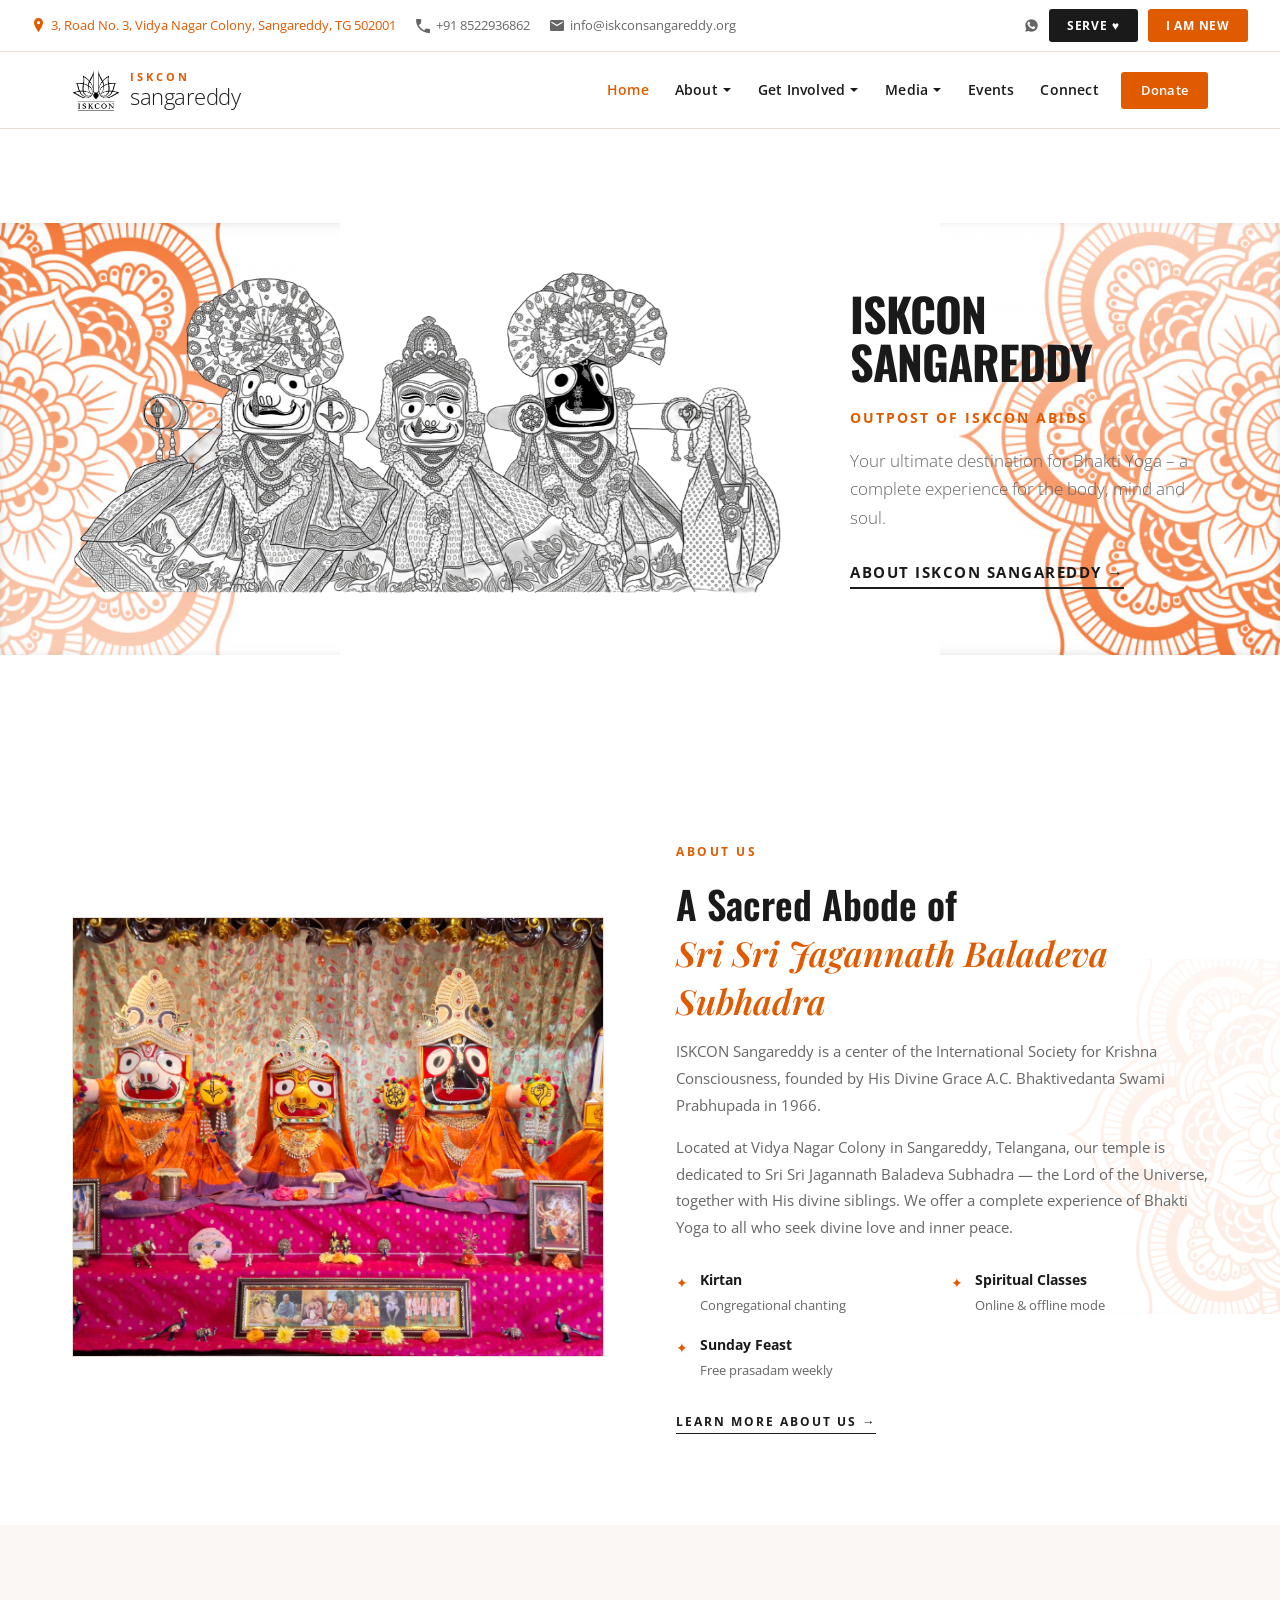
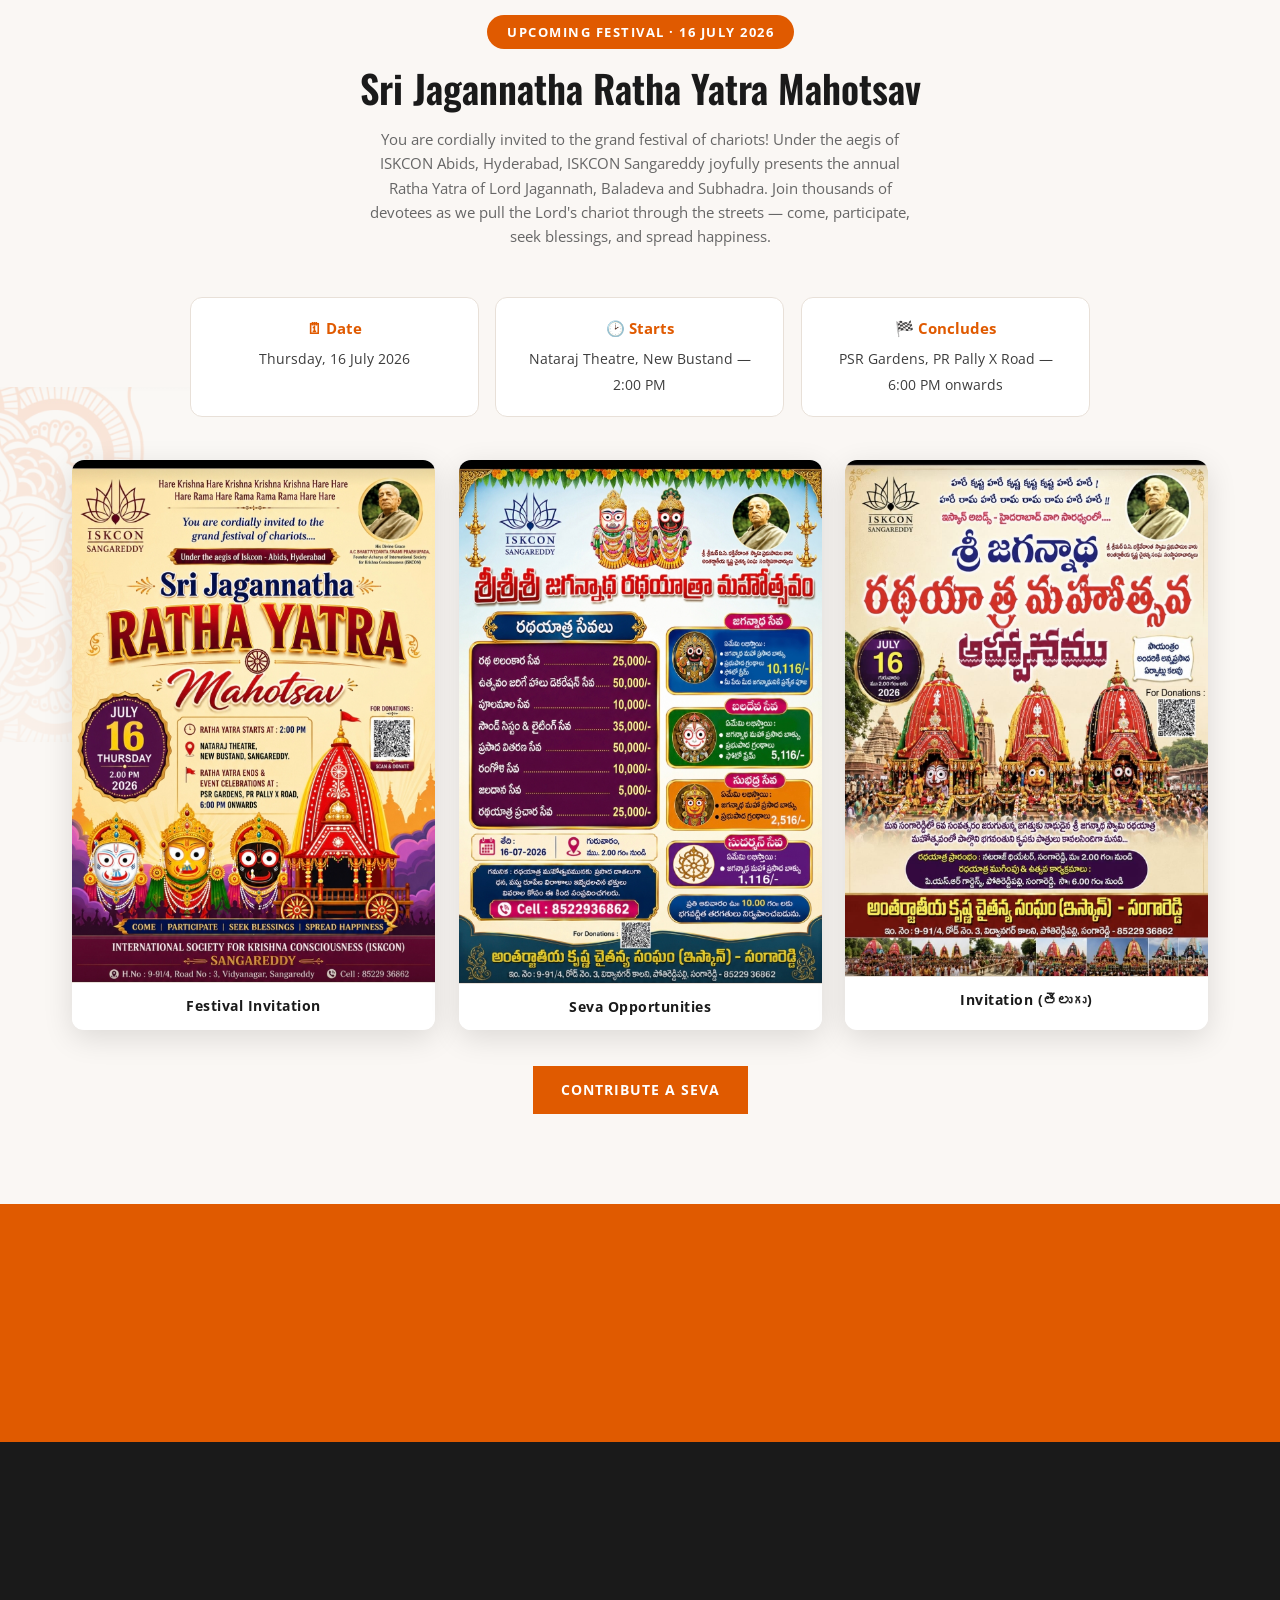
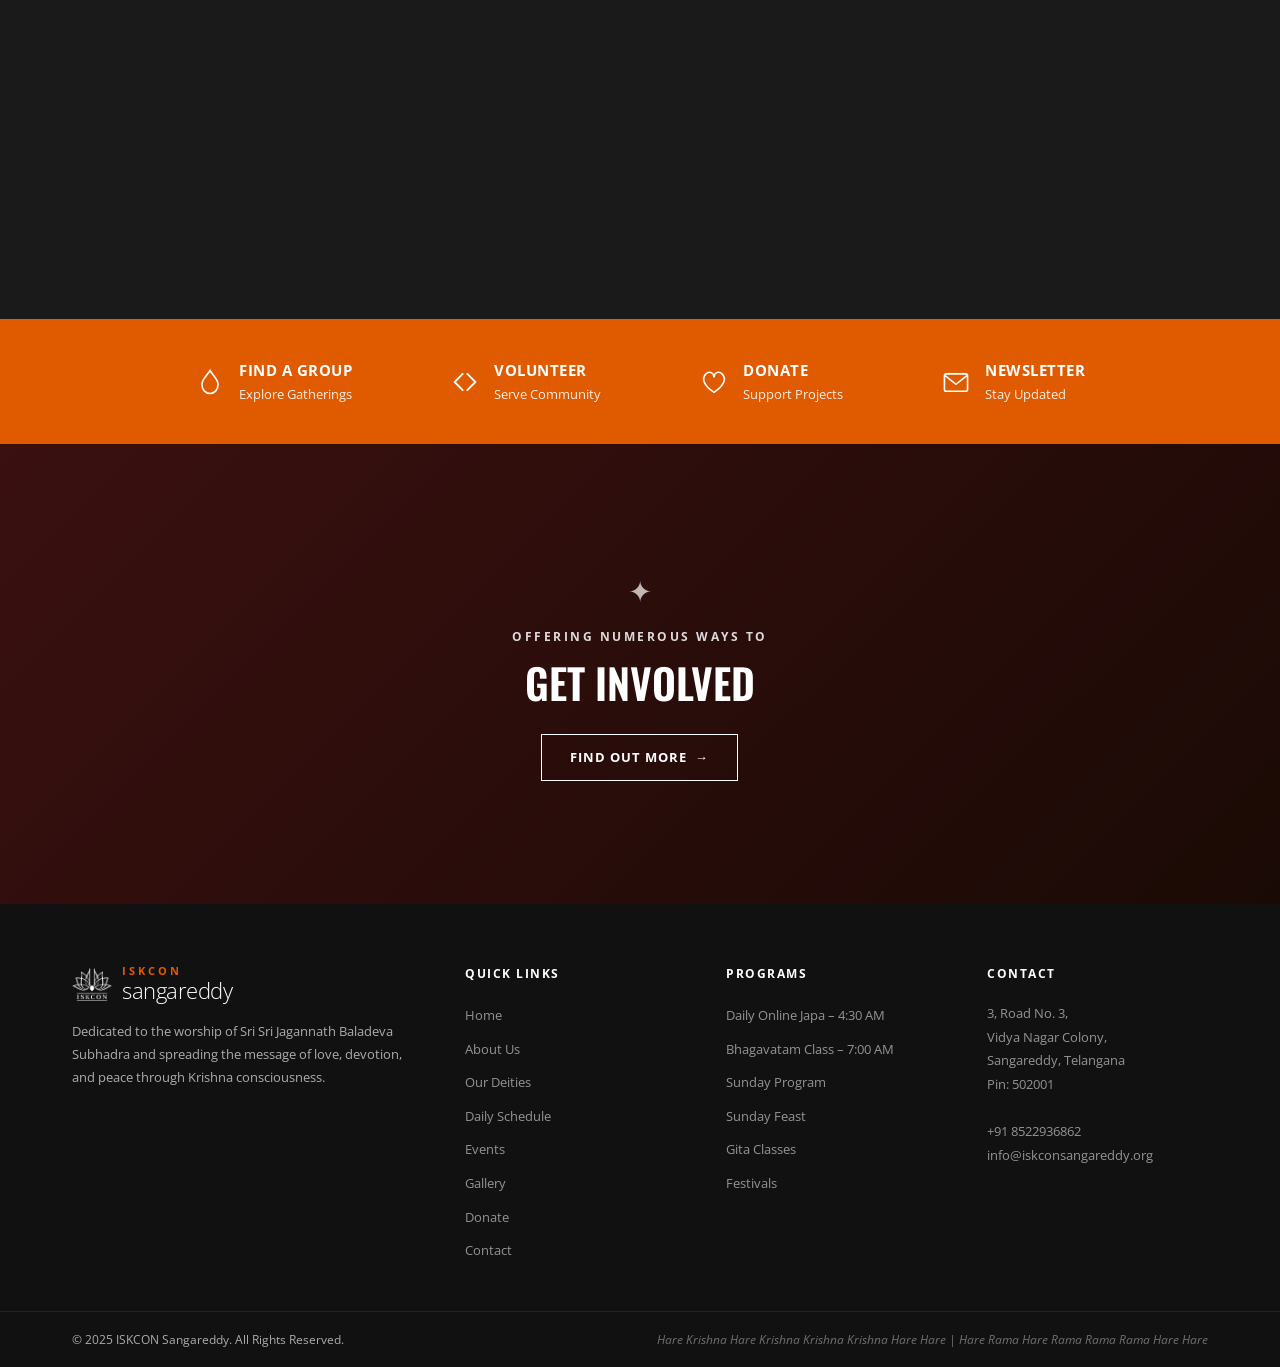
<file: index.html>
<!DOCTYPE html>
<html lang="en">
<head>
  <meta charset="UTF-8" />
  <meta name="viewport" content="width=device-width, initial-scale=1.0" />
  <title>ISKCON Sangareddy – Sri Sri Jagannath Baladeva Subhadra Temple</title>
  <meta name="description" content="ISKCON Sangareddy – Sri Sri Jagannath Baladeva Subhadra Temple. Your destination for Bhakti Yoga in Sangareddy, Telangana." />
  <link rel="canonical" href="https://www.iskconsangareddy.com/" />
  <!-- Open Graph -->
  <meta property="og:type" content="website" />
  <meta property="og:url" content="https://www.iskconsangareddy.com/" />
  <meta property="og:title" content="ISKCON Sangareddy – Sri Sri Jagannath Baladeva Subhadra Temple" />
  <meta property="og:description" content="ISKCON Sangareddy – Sri Sri Jagannath Baladeva Subhadra Temple. Your destination for Bhakti Yoga in Sangareddy, Telangana." />
  <meta property="og:image" content="https://www.iskconsangareddy.com/images/iskcon_logo.png" />
  <!-- Twitter Card -->
  <meta name="twitter:card" content="summary_large_image" />
  <meta name="twitter:title" content="ISKCON Sangareddy – Sri Sri Jagannath Baladeva Subhadra Temple" />
  <meta name="twitter:description" content="ISKCON Sangareddy – Sri Sri Jagannath Baladeva Subhadra Temple. Your destination for Bhakti Yoga in Sangareddy, Telangana." />
  <meta name="twitter:image" content="https://www.iskconsangareddy.com/images/iskcon_logo.png" />
  <!-- Structured Data: Local Business -->
  <script type="application/ld+json">
  {
    "@context": "https://schema.org",
    "@type": "HinduTemple",
    "name": "ISKCON Sangareddy",
    "alternateName": "Sri Sri Jagannath Baladeva Subhadra Temple",
    "url": "https://www.iskconsangareddy.com",
    "logo": "https://www.iskconsangareddy.com/images/iskcon_logo.png",
    "description": "ISKCON temple in Sangareddy, Telangana offering Bhakti Yoga, daily programs, Sunday Feast and festivals.",
    "telephone": "+918522936862",
    "email": "info@iskconsangareddy.org",
    "address": {
      "@type": "PostalAddress",
      "streetAddress": "3, Road No. 3, Vidya Nagar Colony",
      "addressLocality": "Sangareddy",
      "addressRegion": "Telangana",
      "postalCode": "502001",
      "addressCountry": "IN"
    },
    "geo": {
      "@type": "GeoCoordinates",
      "latitude": 17.6244,
      "longitude": 77.9853
    },
    "openingHours": "Mo-Su 04:30-21:00",
    "sameAs": []
  }
  </script>
  <link rel="icon" type="image/x-icon" href="/favicon.ico" />
  <link rel="icon" type="image/png" sizes="32x32" href="/images/favicon-32x32.png" />
  <link rel="icon" type="image/png" sizes="16x16" href="/images/favicon-16x16.png" />
  <link rel="apple-touch-icon" sizes="180x180" href="/images/apple-touch-icon.png" />
  <link rel="preconnect" href="https://fonts.googleapis.com" />
  <link href="https://fonts.googleapis.com/css2?family=Oswald:wght@600;700&family=Open+Sans:wght@300;400;600;700&family=Playfair+Display:ital,wght@0,700;1,400&display=swap" rel="stylesheet" />
  <link rel="stylesheet" href="css/style.css" />
</head>
<body>

<!-- TOP BAR -->
<div class="topbar">
  <div class="topbar-left">
    <a href="https://maps.app.goo.gl/ef7NH7n49uiAGoAy7" target="_blank" class="topbar-item" style="color:var(--orange);"><svg width="13" height="16" viewBox="0 0 13 16" fill="none"><path d="M6.5 0C4.015 0 2 2.015 2 4.5c0 3.375 4.5 9.5 4.5 9.5S11 7.875 11 4.5C11 2.015 8.985 0 6.5 0zm0 6.125a1.625 1.625 0 1 1 0-3.25 1.625 1.625 0 0 1 0 3.25z" fill="currentColor"/></svg> 3, Road No. 3, Vidya Nagar Colony, Sangareddy, TG 502001</a>
    <span class="topbar-item"><svg width="14" height="14" viewBox="0 0 14 14" fill="none"><path d="M2.8 6.067c1.167 2.3 3.033 4.156 5.333 5.333l1.779-1.778c.222-.222.544-.289.822-.178 0.9.311 1.867.478 2.866.478.489 0 .9.4.9.889V13.1c0 .489-.411.9-.9.9C5.922 14 0 8.078 0 .9 0 .411.4 0 .9 0H4.4c.489 0 .9.4.9.889 0 1-.167 1.966-.478 2.866-.1.278-.033.6.178.823L2.8 6.067z" fill="currentColor"/></svg> +91 8522936862</span>
    <span class="topbar-item"><svg width="14" height="11" viewBox="0 0 14 11" fill="none"><path d="M12.6 0H1.4C.63 0 0 .618 0 1.375v8.25C0 10.382.63 11 1.4 11h11.2c.77 0 1.4-.618 1.4-1.375v-8.25C14 .618 13.37 0 12.6 0zm0 2.75L7 6.188 1.4 2.75V1.375L7 4.813l5.6-3.438V2.75z" fill="currentColor"/></svg> info@iskconsangareddy.org</span>
  </div>
  <div class="topbar-right">
    <a href="https://chat.whatsapp.com/ERGHLRXxZioFd6qzyzdz4h" target="_blank" class="topbar-social" aria-label="WhatsApp"><svg width="15" height="15" viewBox="0 0 24 24" fill="currentColor"><path d="M12.04 2C6.58 2 2.13 6.45 2.13 11.91c0 1.75.46 3.45 1.32 4.95L2 22l5.25-1.38a9.87 9.87 0 0 0 4.79 1.22h.01c5.46 0 9.9-4.45 9.9-9.91 0-2.65-1.03-5.14-2.9-7.01A9.82 9.82 0 0 0 12.04 2zm5.8 14.16c-.25.7-1.44 1.33-1.99 1.36-.51.05-1.15.24-3.72-.78-3.14-1.24-5.15-4.42-5.31-4.63-.15-.2-1.27-1.69-1.27-3.22s.8-2.29 1.09-2.6c.28-.31.61-.39.82-.39.2 0 .41 0 .59.01.19.01.44-.07.69.53.25.6.85 2.07.92 2.22.08.15.13.32.02.53-.1.2-.16.32-.31.5-.15.17-.32.39-.46.52-.15.15-.31.31-.13.62.18.3.79 1.31 1.7 2.12 1.17 1.04 2.16 1.36 2.46 1.51.3.15.48.13.66-.08.18-.2.76-.89.96-1.19.2-.3.41-.25.69-.15.28.1 1.77.83 2.07.98.3.15.5.22.57.35.08.13.08.74-.17 1.44z"/></svg></a>
    <a href="get-involved.html#volunteer" class="topbar-btn btn-serve">SERVE <span>♥</span></a>
    <a href="about.html" class="topbar-btn btn-new">I AM NEW</a>
  </div>
</div>

<!-- NAVBAR -->
<header class="site-header">
  <div class="container">
    <nav class="navbar">
      <a href="index.html" class="logo">
        <div class="logo-lotus">
          <img src="images/iskcon_logo.png" alt="ISKCON Sangareddy logo" />
        </div>
        <div class="logo-text">
          <span class="logo-iskcon">ISKCON</span>
          <span class="logo-location">sangareddy</span>
        </div>
      </a>
      <button class="hamburger" aria-label="Menu"><span></span><span></span><span></span></button>
      <ul class="nav-links">
        <li><a href="index.html" class="active">Home</a></li>
        <li class="has-dropdown">
          <a href="about.html">About <svg width="10" height="6" viewBox="0 0 10 6" fill="currentColor"><path d="M1 1l4 4 4-4"/></svg></a>
          <ul class="dropdown">
            <li><a href="about.html">About ISKCON</a></li>
            <li><a href="about.html#prabhupada">Srila Prabhupada</a></li>
            <li><a href="about.html#deities">Our Deities</a></li>
          </ul>
        </li>
        <li class="has-dropdown">
          <a href="get-involved.html">Get Involved <svg width="10" height="6" viewBox="0 0 10 6" fill="currentColor"><path d="M1 1l4 4 4-4"/></svg></a>
          <ul class="dropdown">
            <li><a href="get-involved.html#schedule">Sunday Schedule</a></li>
            <li><a href="get-involved.html#gatherings">Weekly Gatherings</a></li>
            <li><a href="get-involved.html#host-program">Host a Program</a></li>
            <li><a href="get-involved.html#volunteer">Volunteer</a></li>
          </ul>
        </li>
        <li class="has-dropdown">
          <a href="media.html">Media <svg width="10" height="6" viewBox="0 0 10 6" fill="currentColor"><path d="M1 1l4 4 4-4"/></svg></a>
          <ul class="dropdown">
            <li><a href="media.html">Photo Gallery</a></li>
          </ul>
        </li>
        <li><a href="events.html">Events</a></li>
        <li><a href="connect.html">Connect</a></li>
        <li><a href="donate.html" class="nav-donate">Donate</a></li>
      </ul>
    </nav>
  </div>
</header>

<!-- HERO -->
<section class="hero" id="home">
  <div class="mandala mandala-left"></div>
  <div class="mandala mandala-right"></div>

  <div class="hero-inner container">
    <!-- Deity Illustration -->
    <div class="hero-image">
      <img src="images/JBS_BYCS_trans.png" alt="Sri Sri Jagannath Baladeva Subhadra" class="deity-photo" />
    </div>

    <div class="hero-text">
      <h1 class="hero-title">ISKCON<br/>SANGAREDDY</h1>
      <p class="hero-tagline">Outpost of ISKCON ABIDS</p>
      <p class="hero-subtitle">Your ultimate destination for Bhakti Yoga – a complete experience for the body, mind and soul.</p>
      <a href="about.html" class="hero-link">ABOUT ISKCON SANGAREDDY <span>→</span></a>
    </div>
  </div>
</section>


<!-- ABOUT TEASER -->
<section class="section about deco-section" id="about">
  <div class="deco-mandala deco-right"></div>
  <div class="container">
    <div class="two-col">
      <div class="col-img">
        <div class="img-placeholder" style="height:440px;">
          <img class="photo-ph" src="images/temple.jpg" alt="Temple photo" />
        </div>
      </div>
      <div class="col-text">
        <div class="section-tag">About Us</div>
        <h2 class="section-title">A Sacred Abode of<br/><em>Sri Sri Jagannath Baladeva Subhadra</em></h2>
        <p>ISKCON Sangareddy is a center of the International Society for Krishna Consciousness, founded by His Divine Grace A.C. Bhaktivedanta Swami Prabhupada in 1966.</p>
        <p>Located at Vidya Nagar Colony in Sangareddy, Telangana, our temple is dedicated to Sri Sri Jagannath Baladeva Subhadra — the Lord of the Universe, together with His divine siblings. We offer a complete experience of Bhakti Yoga to all who seek divine love and inner peace.</p>
        <div class="features-row">
          <div class="feat"><span class="feat-icon">✦</span><div><strong>Kirtan</strong><p>Congregational chanting</p></div></div>
          <div class="feat"><span class="feat-icon">✦</span><div><strong>Spiritual Classes</strong><p>Online &amp; offline mode</p></div></div>
          <div class="feat"><span class="feat-icon">✦</span><div><strong>Sunday Feast</strong><p>Free prasadam weekly</p></div></div>
        </div>
        <a href="about.html" class="text-link">LEARN MORE ABOUT US →</a>
      </div>
    </div>
  </div>
</section>

<!-- RATHA YATRA FESTIVAL -->
<section class="section ratha-section deco-section" id="ratha-yatra">
  <div class="deco-mandala deco-left"></div>
  <div class="container">
    <div class="ratha-badge">Upcoming Festival · 16 July 2026</div>
    <h2 class="section-title center">Sri Jagannatha Ratha Yatra Mahotsav</h2>
    <p class="section-sub center">You are cordially invited to the grand festival of chariots! Under the aegis of ISKCON Abids, Hyderabad, ISKCON Sangareddy joyfully presents the annual Ratha Yatra of Lord Jagannath, Baladeva and Subhadra. Join thousands of devotees as we pull the Lord's chariot through the streets — come, participate, seek blessings, and spread happiness.</p>

    <div class="ratha-details">
      <div class="ratha-detail"><strong>🗓 Date</strong><span>Thursday, 16 July 2026</span></div>
      <div class="ratha-detail"><strong>🕑 Starts</strong><span>Nataraj Theatre, New Bustand — 2:00 PM</span></div>
      <div class="ratha-detail"><strong>🏁 Concludes</strong><span>PSR Gardens, PR Pally X Road — 6:00 PM onwards</span></div>
    </div>

    <div class="poster-grid">
      <a href="images/JRY_SRD_ENG_2026.jpg" target="_blank" class="poster-item">
        <img src="images/JRY_SRD_ENG_2026.jpg" alt="Ratha Yatra Mahotsav – Invitation (English)" />
        <span class="poster-caption">Festival Invitation</span>
      </a>
      <a href="images/JRY_SRD_SEVA_2026.jpg" target="_blank" class="poster-item">
        <img src="images/JRY_SRD_SEVA_2026.jpg" alt="Ratha Yatra Mahotsav – Seva Opportunities" />
        <span class="poster-caption">Seva Opportunities</span>
      </a>
      <a href="images/JRY_SRD_TEL_2026.jpg" target="_blank" class="poster-item">
        <img src="images/JRY_SRD_TEL_2026.jpg" alt="Ratha Yatra Mahotsav – Invitation (Telugu)" />
        <span class="poster-caption">Invitation (తెలుగు)</span>
      </a>
    </div>

    <div style="text-align:center; margin-top:36px;">
      <a href="donate.html" class="btn-primary-solid">CONTRIBUTE A SEVA</a>
    </div>
  </div>
</section>

<!-- WEEKLY GATHERINGS -->
<section class="gatherings-section">
  <div class="gatherings-head">
    <div class="section-tag center" style="color:rgba(255,255,255,0.85);">Come Together For</div>
    <h2 class="section-title center" style="color:#fff;">WEEKLY GATHERINGS</h2>
  </div>
  <div class="container">
    <div class="gather-grid">
      <div class="gather-card">
        <div class="gather-img">
          <img class="photo-ph" src="images/japa.jpg" alt="Meditation &amp; Japa" />
          <div class="gather-mark">✦</div>
        </div>
        <div class="gather-body">
          <h3>MEDITATION &amp; JAPA</h3>
          <p>Peaceful guided japa meditation in the early morning hours and ecstatic group kirtan into the evening. We welcome you to bring your friends and family!</p>
          <a href="get-involved.html#schedule" class="join-link">JOIN US <span>→</span></a>
        </div>
      </div>
      <div class="gather-card">
        <div class="gather-img">
          <img class="photo-ph" src="images/class.jpg" alt="Gita Classes" />
          <div class="gather-mark">✦</div>
        </div>
        <div class="gather-body">
          <h3>SPIRITUAL CLASSES</h3>
          <p>Spiritual discourses followed by an ecstatic kirtan and vegetarian feast, as well as classes on spiritual topics based on the ancient text, Bhagavad Gita As It Is.</p>
          <a href="events.html" class="join-link">JOIN US <span>→</span></a>
        </div>
      </div>
      <div class="gather-card">
        <div class="gather-img">
          <img class="photo-ph" src="images/kids-school.jpg" alt="Youth &amp; Kids" />
          <div class="gather-mark">✦</div>
        </div>
        <div class="gather-body">
          <h3>YOUTH &amp; KIDS</h3>
          <p>A warm community for youth to come together and share from the heart, build genuine connections, develop good habits and most importantly have fun.</p>
          <a href="events.html" class="join-link">JOIN US <span>→</span></a>
        </div>
      </div>
    </div>
  </div>
</section>

<!-- GET INVOLVED BANNER -->
<section class="involved-banner">
  <div class="involved-icons">
    <a href="get-involved.html" class="inv-icon-item">
      <svg width="30" height="30" viewBox="0 0 26 26" fill="none"><path d="M13 3 C10 8 6 11 6 15 C6 19.5 9 23 13 23 C17 23 20 19.5 20 15 C20 11 16 8 13 3Z" stroke="#fff" stroke-width="1.4"/></svg>
      <div><strong>FIND A GROUP</strong><span>Explore Gatherings</span></div>
    </a>
    <a href="get-involved.html#volunteer" class="inv-icon-item">
      <svg width="30" height="30" viewBox="0 0 26 26" fill="none"><path d="M4 13 L11 6 M4 13 L11 20 M22 13 L15 6 M22 13 L15 20" stroke="#fff" stroke-width="1.6" stroke-linecap="round"/></svg>
      <div><strong>VOLUNTEER</strong><span>Serve Community</span></div>
    </a>
    <a href="donate.html" class="inv-icon-item">
      <svg width="30" height="30" viewBox="0 0 26 26" fill="none"><path d="M13 22 C4 16 2 10 6 6 C9 3 13 5 13 9 C13 5 17 3 20 6 C24 10 22 16 13 22Z" stroke="#fff" stroke-width="1.4"/></svg>
      <div><strong>DONATE</strong><span>Support Projects</span></div>
    </a>
    <a href="connect.html" class="inv-icon-item">
      <svg width="30" height="30" viewBox="0 0 26 26" fill="none"><rect x="3" y="6" width="20" height="15" rx="1.5" stroke="#fff" stroke-width="1.4"/><path d="M3 7 L13 15 L23 7" stroke="#fff" stroke-width="1.4"/></svg>
      <div><strong>NEWSLETTER</strong><span>Stay Updated</span></div>
    </a>
  </div>
  <div class="involved-photo">
    <div class="involved-overlay">
      <div class="lotus-mark">✦</div>
      <div class="section-tag center" style="color:rgba(255,255,255,0.85);">Offering Numerous Ways To</div>
      <h2 class="section-title center" style="color:#fff;">GET INVOLVED</h2>
      <a href="get-involved.html" class="btn-outline-white">FIND OUT MORE <span>→</span></a>
    </div>
  </div>
</section>

<!-- FOOTER -->
<footer>
  <div class="footer-top">
    <div class="container footer-grid">
      <div class="footer-brand">
        <div class="logo" style="margin-bottom:14px;">
          <div class="logo-lotus" style="width:40px; height:40px; filter: brightness(0) invert(1);">
            <img src="images/iskcon_logo.png" alt="ISKCON Sangareddy logo" />
          </div>
          <div class="logo-text"><span class="logo-iskcon">ISKCON</span><span class="logo-location">sangareddy</span></div>
        </div>
        <p>Dedicated to the worship of Sri Sri Jagannath Baladeva Subhadra and spreading the message of love, devotion, and peace through Krishna consciousness.</p>
      </div>
      <div class="footer-col"><h4>Quick Links</h4><ul><li><a href="index.html">Home</a></li><li><a href="about.html">About Us</a></li><li><a href="about.html#deities">Our Deities</a></li><li><a href="get-involved.html#schedule">Daily Schedule</a></li><li><a href="events.html">Events</a></li><li><a href="media.html">Gallery</a></li><li><a href="donate.html">Donate</a></li><li><a href="connect.html">Contact</a></li></ul></div>
      <div class="footer-col"><h4>Programs</h4><ul><li><a href="get-involved.html#schedule">Daily Online Japa – 4:30 AM</a></li><li><a href="get-involved.html#schedule">Bhagavatam Class – 7:00 AM</a></li><li><a href="get-involved.html#schedule">Sunday Program</a></li><li><a href="events.html">Sunday Feast</a></li><li><a href="events.html">Gita Classes</a></li><li><a href="events.html">Festivals</a></li></ul></div>
      <div class="footer-col"><h4>Contact</h4><address>3, Road No. 3,<br/>Vidya Nagar Colony,<br/>Sangareddy, Telangana<br/>Pin: 502001<br/><br/>+91 8522936862<br/>info@iskconsangareddy.org</address></div>
    </div>
  </div>
  <div class="footer-bottom">
    <div class="container footer-bottom-row">
      <p>© 2025 ISKCON Sangareddy. All Rights Reserved.</p>
      <p class="maha-mantra">Hare Krishna Hare Krishna Krishna Krishna Hare Hare | Hare Rama Hare Rama Rama Rama Hare Hare</p>
    </div>
  </div>
</footer>

<button class="back-top" id="backTop">↑</button>

<script src="js/main.js"></script>
</body>
</html>
</file>
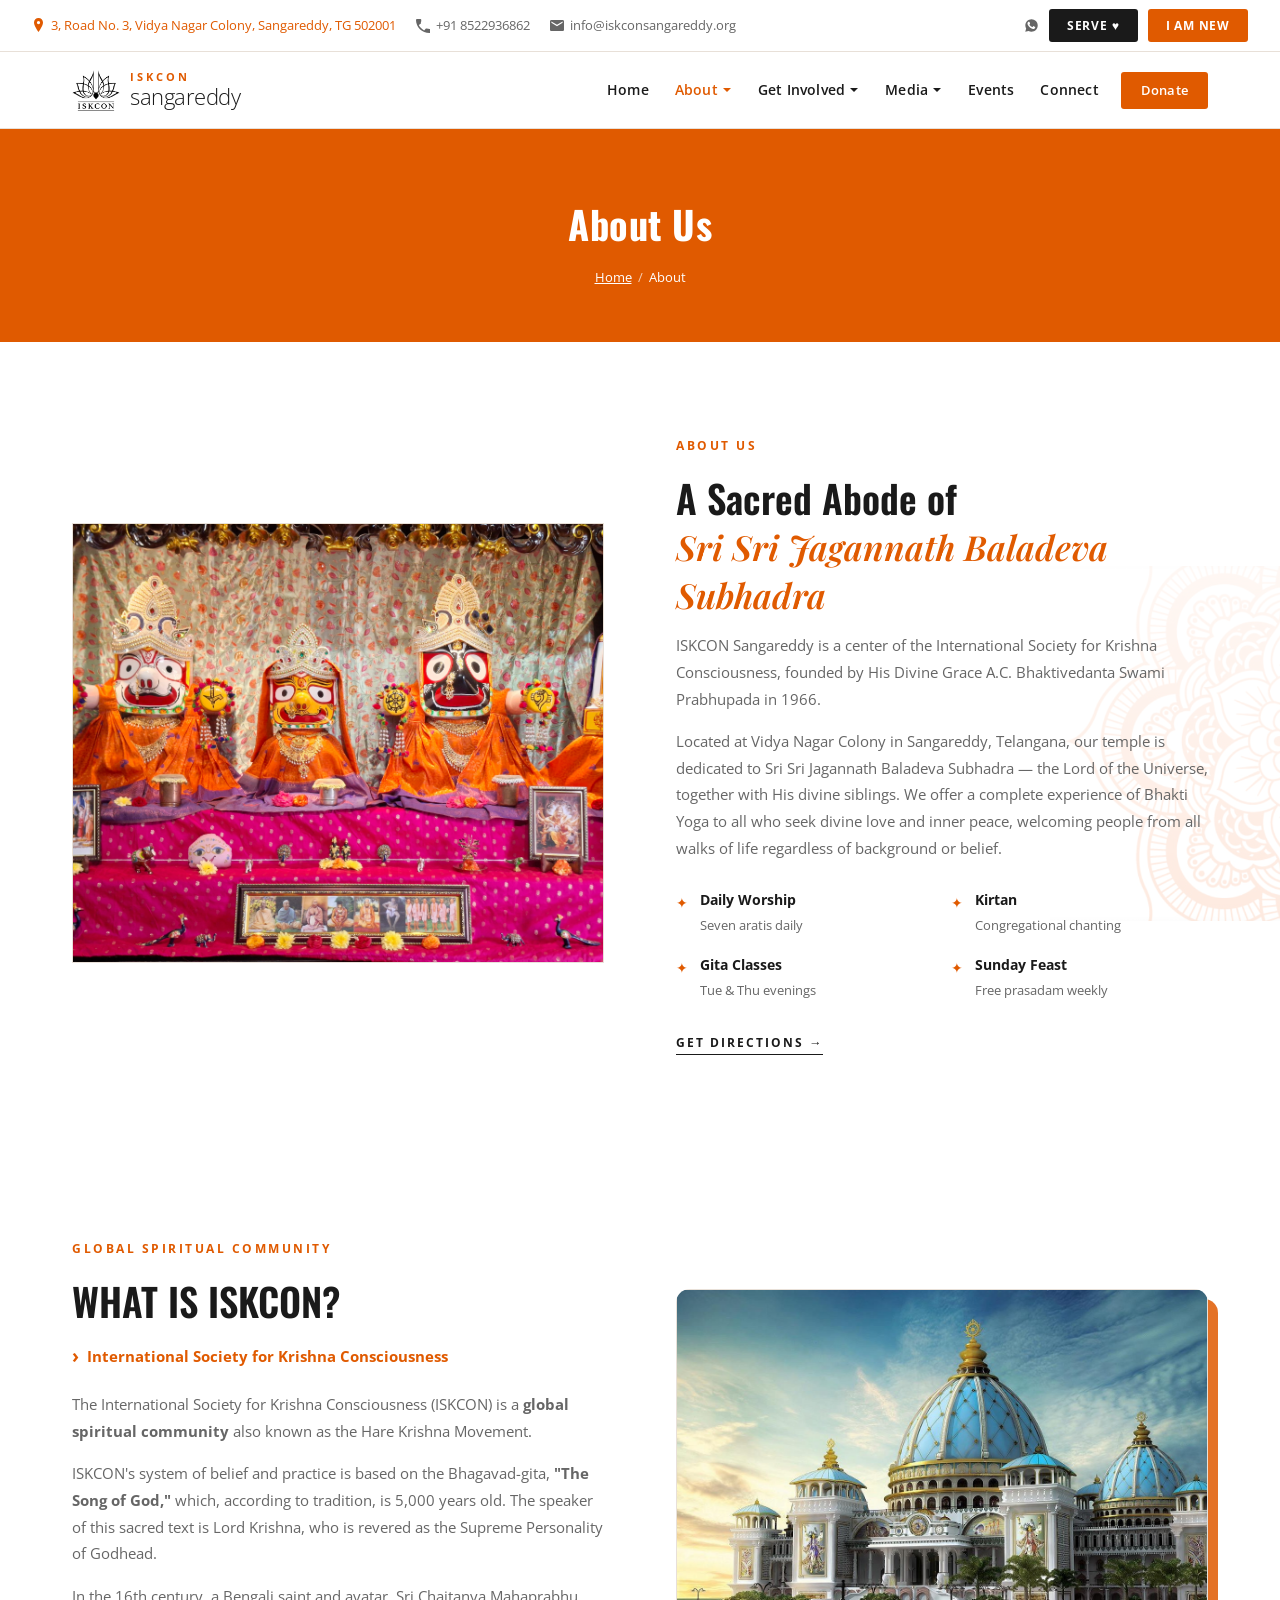
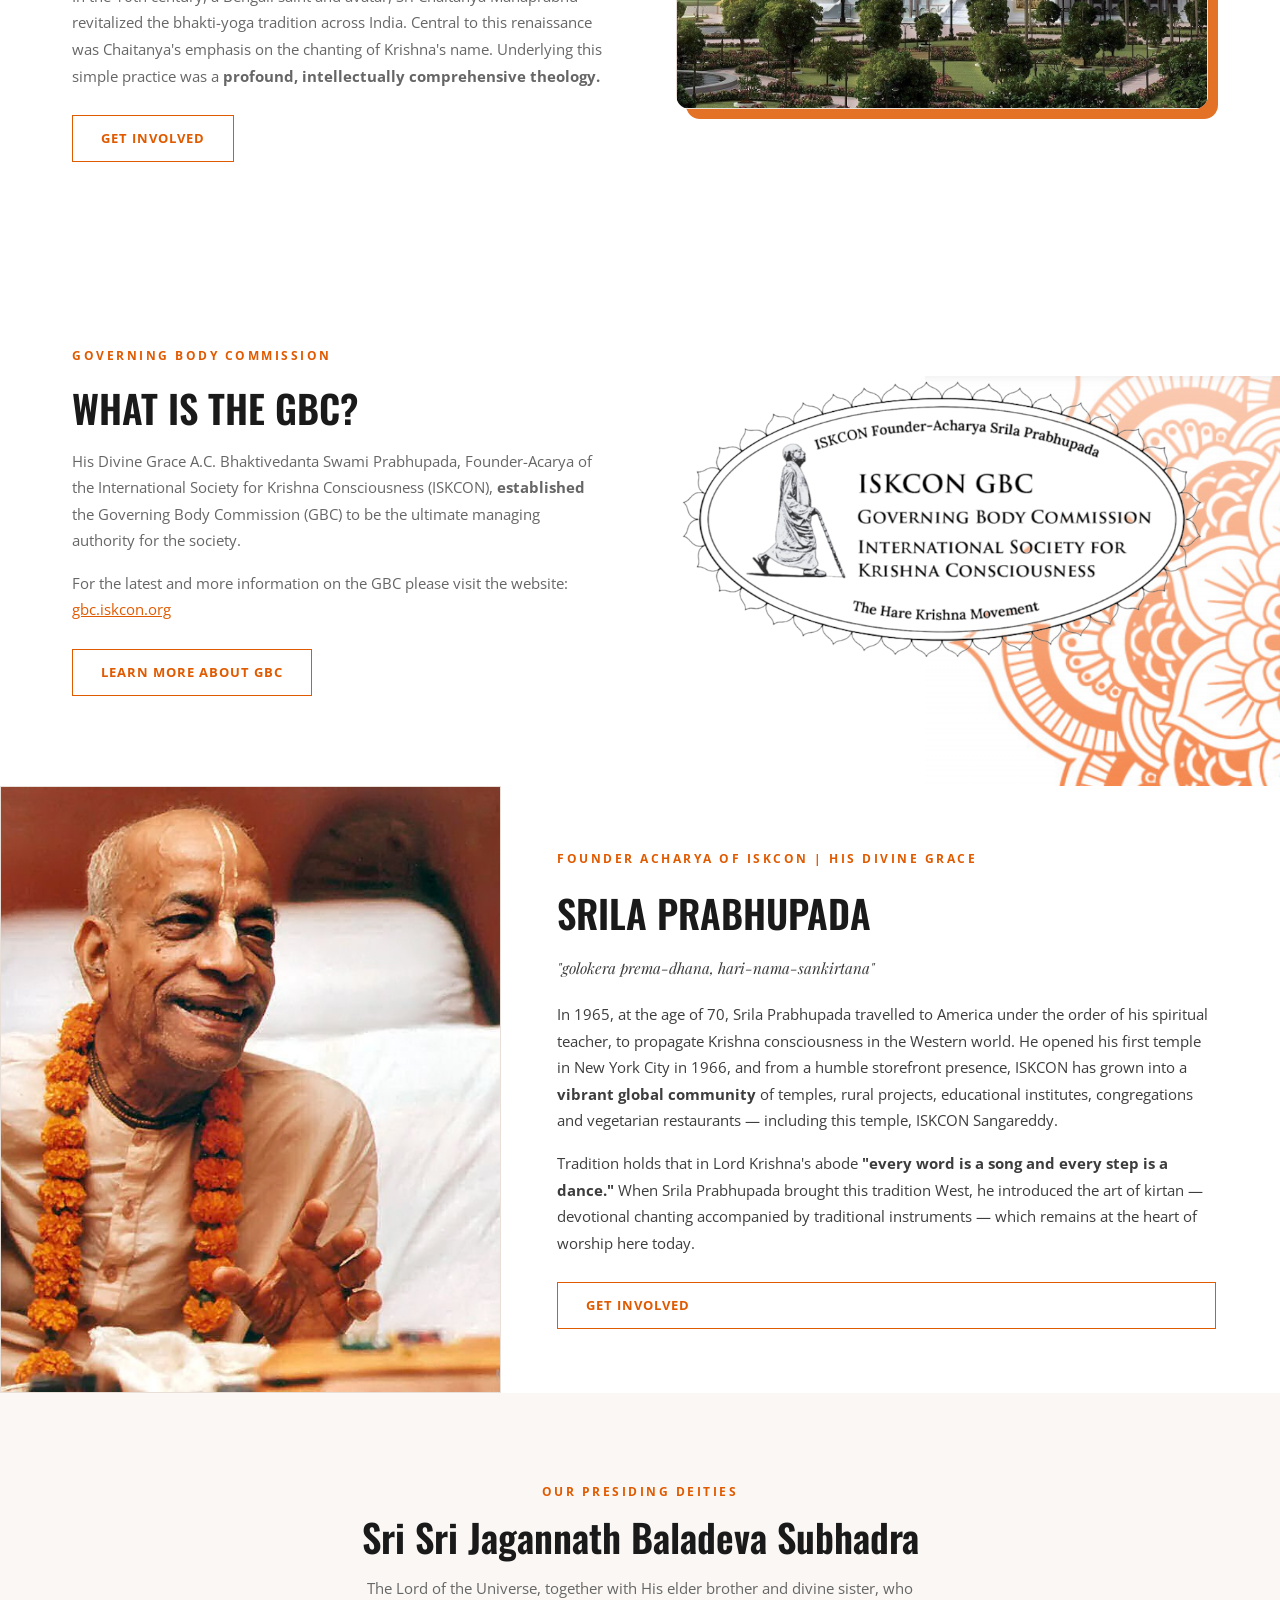
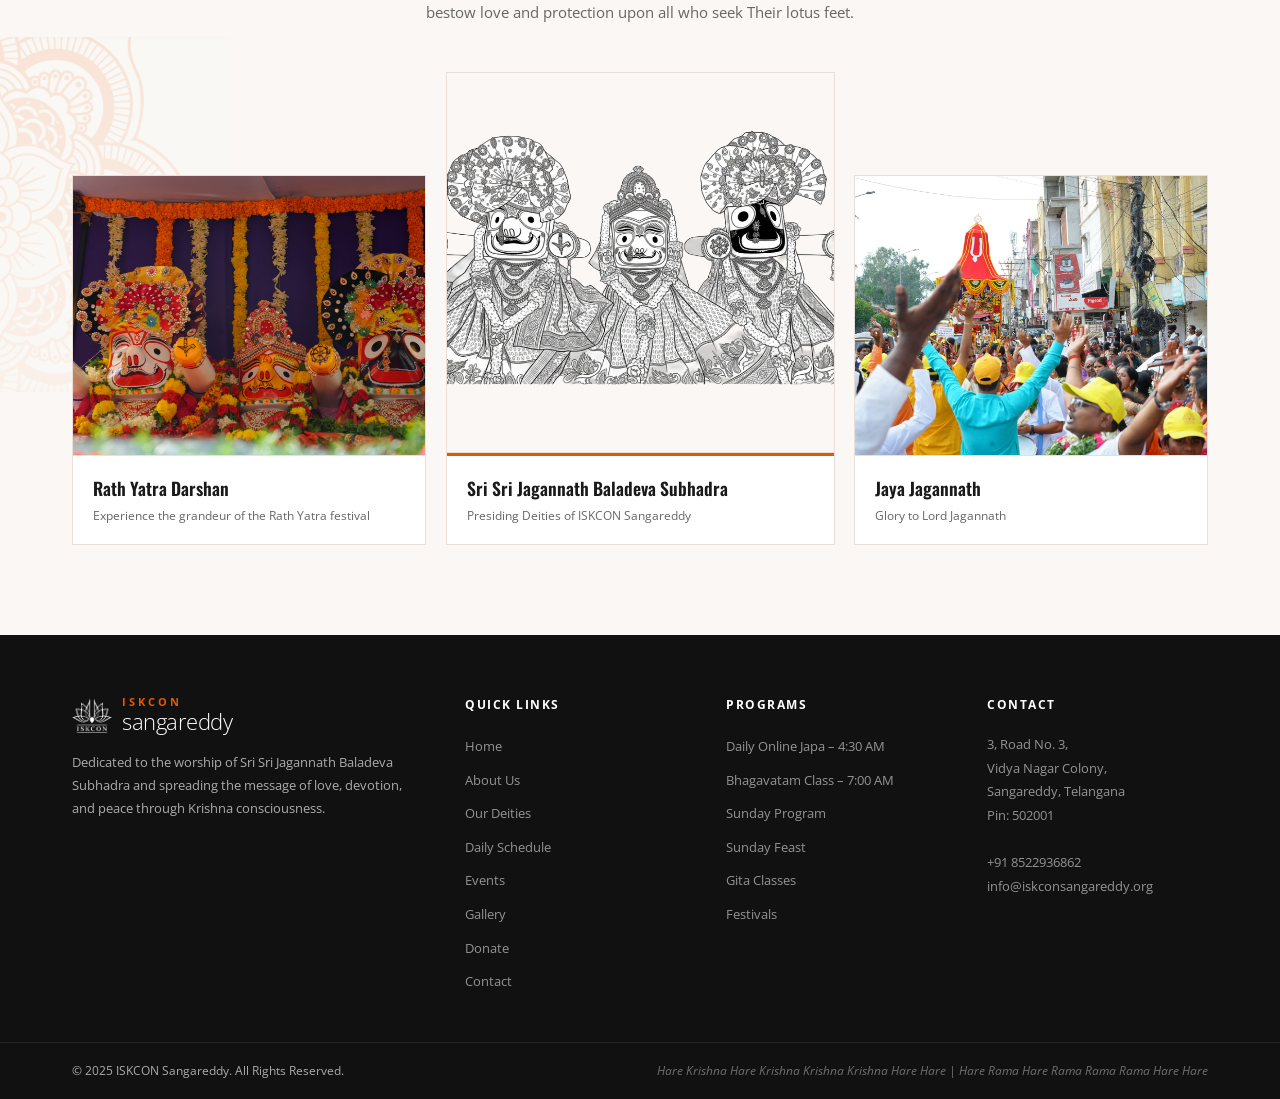
<file: about.html>
<!DOCTYPE html>
<html lang="en">
<head>
  <meta charset="UTF-8" />
  <meta name="viewport" content="width=device-width, initial-scale=1.0" />
  <title>About Us – ISKCON Sangareddy</title>
  <meta name="description" content="About ISKCON Sangareddy, Srila Prabhupada, and our presiding deities Sri Sri Jagannath Baladeva Subhadra." />
  <link rel="canonical" href="https://www.iskconsangareddy.com/about.html" />
  <meta property="og:type" content="website" />
  <meta property="og:url" content="https://www.iskconsangareddy.com/about.html" />
  <meta property="og:title" content="About Us – ISKCON Sangareddy" />
  <meta property="og:description" content="About ISKCON Sangareddy, Srila Prabhupada, and our presiding deities Sri Sri Jagannath Baladeva Subhadra." />
  <meta property="og:image" content="https://www.iskconsangareddy.com/images/iskcon_logo.png" />
  <meta name="twitter:card" content="summary_large_image" />
  <meta name="twitter:title" content="About Us – ISKCON Sangareddy" />
  <meta name="twitter:description" content="About ISKCON Sangareddy, Srila Prabhupada, and our presiding deities Sri Sri Jagannath Baladeva Subhadra." />
  <link rel="icon" type="image/x-icon" href="/favicon.ico" />
  <link rel="icon" type="image/png" sizes="32x32" href="/images/favicon-32x32.png" />
  <link rel="icon" type="image/png" sizes="16x16" href="/images/favicon-16x16.png" />
  <link rel="apple-touch-icon" sizes="180x180" href="/images/apple-touch-icon.png" />
  <link rel="preconnect" href="https://fonts.googleapis.com" />
  <link href="https://fonts.googleapis.com/css2?family=Oswald:wght@600;700&family=Open+Sans:wght@300;400;600;700&family=Playfair+Display:ital,wght@0,700;1,400&display=swap" rel="stylesheet" />
  <link rel="stylesheet" href="css/style.css" />
</head>
<body>

<!-- TOP BAR -->
<div class="topbar">
  <div class="topbar-left">
    <a href="https://maps.app.goo.gl/ef7NH7n49uiAGoAy7" target="_blank" class="topbar-item" style="color:var(--orange);"><svg width="13" height="16" viewBox="0 0 13 16" fill="none"><path d="M6.5 0C4.015 0 2 2.015 2 4.5c0 3.375 4.5 9.5 4.5 9.5S11 7.875 11 4.5C11 2.015 8.985 0 6.5 0zm0 6.125a1.625 1.625 0 1 1 0-3.25 1.625 1.625 0 0 1 0 3.25z" fill="currentColor"/></svg> 3, Road No. 3, Vidya Nagar Colony, Sangareddy, TG 502001</a>
    <span class="topbar-item"><svg width="14" height="14" viewBox="0 0 14 14" fill="none"><path d="M2.8 6.067c1.167 2.3 3.033 4.156 5.333 5.333l1.779-1.778c.222-.222.544-.289.822-.178 0.9.311 1.867.478 2.866.478.489 0 .9.4.9.889V13.1c0 .489-.411.9-.9.9C5.922 14 0 8.078 0 .9 0 .411.4 0 .9 0H4.4c.489 0 .9.4.9.889 0 1-.167 1.966-.478 2.866-.1.278-.033.6.178.823L2.8 6.067z" fill="currentColor"/></svg> +91 8522936862</span>
    <span class="topbar-item"><svg width="14" height="11" viewBox="0 0 14 11" fill="none"><path d="M12.6 0H1.4C.63 0 0 .618 0 1.375v8.25C0 10.382.63 11 1.4 11h11.2c.77 0 1.4-.618 1.4-1.375v-8.25C14 .618 13.37 0 12.6 0zm0 2.75L7 6.188 1.4 2.75V1.375L7 4.813l5.6-3.438V2.75z" fill="currentColor"/></svg> info@iskconsangareddy.org</span>
  </div>
  <div class="topbar-right">
    <a href="https://chat.whatsapp.com/ERGHLRXxZioFd6qzyzdz4h" target="_blank" class="topbar-social" aria-label="WhatsApp"><svg width="15" height="15" viewBox="0 0 24 24" fill="currentColor"><path d="M12.04 2C6.58 2 2.13 6.45 2.13 11.91c0 1.75.46 3.45 1.32 4.95L2 22l5.25-1.38a9.87 9.87 0 0 0 4.79 1.22h.01c5.46 0 9.9-4.45 9.9-9.91 0-2.65-1.03-5.14-2.9-7.01A9.82 9.82 0 0 0 12.04 2zm5.8 14.16c-.25.7-1.44 1.33-1.99 1.36-.51.05-1.15.24-3.72-.78-3.14-1.24-5.15-4.42-5.31-4.63-.15-.2-1.27-1.69-1.27-3.22s.8-2.29 1.09-2.6c.28-.31.61-.39.82-.39.2 0 .41 0 .59.01.19.01.44-.07.69.53.25.6.85 2.07.92 2.22.08.15.13.32.02.53-.1.2-.16.32-.31.5-.15.17-.32.39-.46.52-.15.15-.31.31-.13.62.18.3.79 1.31 1.7 2.12 1.17 1.04 2.16 1.36 2.46 1.51.3.15.48.13.66-.08.18-.2.76-.89.96-1.19.2-.3.41-.25.69-.15.28.1 1.77.83 2.07.98.3.15.5.22.57.35.08.13.08.74-.17 1.44z"/></svg></a>
    <a href="get-involved.html#volunteer" class="topbar-btn btn-serve">SERVE <span>♥</span></a>
    <a href="about.html" class="topbar-btn btn-new">I AM NEW</a>
  </div>
</div>

<!-- NAVBAR -->
<header class="site-header">
  <div class="container">
    <nav class="navbar">
      <a href="index.html" class="logo">
        <div class="logo-lotus">
          <img src="images/iskcon_logo.png" alt="ISKCON Sangareddy logo" />
        </div>
        <div class="logo-text">
          <span class="logo-iskcon">ISKCON</span>
          <span class="logo-location">sangareddy</span>
        </div>
      </a>
      <button class="hamburger" aria-label="Menu"><span></span><span></span><span></span></button>
      <ul class="nav-links">
        <li><a href="index.html">Home</a></li>
        <li class="has-dropdown">
          <a href="about.html" class="active">About <svg width="10" height="6" viewBox="0 0 10 6" fill="currentColor"><path d="M1 1l4 4 4-4"/></svg></a>
          <ul class="dropdown">
            <li><a href="about.html">About ISKCON</a></li>
            <li><a href="about.html#prabhupada">Srila Prabhupada</a></li>
            <li><a href="about.html#deities">Our Deities</a></li>
          </ul>
        </li>
        <li class="has-dropdown">
          <a href="get-involved.html">Get Involved <svg width="10" height="6" viewBox="0 0 10 6" fill="currentColor"><path d="M1 1l4 4 4-4"/></svg></a>
          <ul class="dropdown">
            <li><a href="get-involved.html#schedule">Daily Schedule</a></li>
            <li><a href="get-involved.html#gatherings">Weekly Gatherings</a></li>
            <li><a href="get-involved.html#host-program">Host a Program</a></li>
            <li><a href="get-involved.html#volunteer">Volunteer</a></li>
          </ul>
        </li>
        <li class="has-dropdown">
          <a href="media.html">Media <svg width="10" height="6" viewBox="0 0 10 6" fill="currentColor"><path d="M1 1l4 4 4-4"/></svg></a>
          <ul class="dropdown">
            <li><a href="media.html">Photo Gallery</a></li>
          </ul>
        </li>
        <li><a href="events.html">Events</a></li>
        <li><a href="connect.html">Connect</a></li>
        <li><a href="donate.html" class="nav-donate">Donate</a></li>
      </ul>
    </nav>
  </div>
</header>

<!-- PAGE BANNER -->
<section class="page-banner">
  <div class="container">
    <h1>About Us</h1>
    <div class="breadcrumb"><a href="index.html">Home</a><span>/</span>About</div>
  </div>
</section>

<!-- ABOUT -->
<section class="section about deco-section" id="about-full">
  <div class="deco-mandala deco-right"></div>
  <div class="container">
    <div class="two-col">
      <div class="col-img">
        <div class="img-placeholder" style="height:440px;">
          <img class="photo-ph" src="images/temple.jpg" alt="Temple photo" />
        </div>
      </div>
      <div class="col-text">
        <div class="section-tag">About Us</div>
        <h2 class="section-title">A Sacred Abode of<br/><em>Sri Sri Jagannath Baladeva Subhadra</em></h2>
        <p>ISKCON Sangareddy is a center of the International Society for Krishna Consciousness, founded by His Divine Grace A.C. Bhaktivedanta Swami Prabhupada in 1966.</p>
        <p>Located at Vidya Nagar Colony in Sangareddy, Telangana, our temple is dedicated to Sri Sri Jagannath Baladeva Subhadra — the Lord of the Universe, together with His divine siblings. We offer a complete experience of Bhakti Yoga to all who seek divine love and inner peace, welcoming people from all walks of life regardless of background or belief.</p>
        <div class="features-row">
          <div class="feat"><span class="feat-icon">✦</span><div><strong>Daily Worship</strong><p>Seven aratis daily</p></div></div>
          <div class="feat"><span class="feat-icon">✦</span><div><strong>Kirtan</strong><p>Congregational chanting</p></div></div>
          <div class="feat"><span class="feat-icon">✦</span><div><strong>Gita Classes</strong><p>Tue &amp; Thu evenings</p></div></div>
          <div class="feat"><span class="feat-icon">✦</span><div><strong>Sunday Feast</strong><p>Free prasadam weekly</p></div></div>
        </div>
        <a href="connect.html" class="text-link">GET DIRECTIONS →</a>
      </div>
    </div>
  </div>
</section>
<!-- WHAT IS ISKCON -->
<section class="section info-block" id="what-is-iskcon">
  <div class="container">
    <div class="two-col">
      <div class="col-text">
        <div class="section-tag">Global Spiritual Community</div>
        <h2 class="section-title">WHAT IS ISKCON?</h2>
        <div class="info-eyebrow"><span>›</span> International Society for Krishna Consciousness</div>
        <p>The International Society for Krishna Consciousness (ISKCON) is a <strong>global spiritual community</strong> also known as the Hare Krishna Movement.</p>
        <p>ISKCON's system of belief and practice is based on the Bhagavad-gita, <strong>"The Song of God,"</strong> which, according to tradition, is 5,000 years old. The speaker of this sacred text is Lord Krishna, who is revered as the Supreme Personality of Godhead.</p>
        <p>In the 16th century, a Bengali saint and avatar, Sri Chaitanya Mahaprabhu revitalized the bhakti-yoga tradition across India. Central to this renaissance was Chaitanya's emphasis on the chanting of Krishna's name. Underlying this simple practice was a <strong>profound, intellectually comprehensive theology.</strong></p>
        <a href="get-involved.html" class="btn-outline-orange">GET INVOLVED</a>
      </div>
      <div class="col-img">
        <div class="info-photo">
          <div class="img-placeholder" style="height:420px;">
            <img class="photo-ph" src="images/mayapur.jpg" alt="ISKCON temple photo or video" />
          </div>
        </div>
      </div>
    </div>
  </div>
</section>

<!-- WHAT IS THE GBC -->
<section class="section info-block deco-section" id="what-is-gbc">
  <div class="mandala-decor br"></div>
  <div class="container">
    <div class="two-col">
      <div class="col-text">
        <div class="section-tag">Governing Body Commission</div>
        <h2 class="section-title">WHAT IS THE GBC?</h2>
        <p>His Divine Grace A.C. Bhaktivedanta Swami Prabhupada, Founder-Acarya of the International Society for Krishna Consciousness (ISKCON), <strong>established</strong> the Governing Body Commission (GBC) to be the ultimate managing authority for the society.</p>
        <p>For the latest and more information on the GBC please visit the website: <a href="https://gbc.iskcon.org" target="_blank" style="color:var(--orange); text-decoration:underline;">gbc.iskcon.org</a></p>
        <a href="https://gbc.iskcon.org" target="_blank" class="btn-outline-orange">LEARN MORE ABOUT GBC</a>
      </div>
      <div class="col-img" style="display:flex; align-items:center; justify-content:center;">
        <img src="images/gbc.png" alt="ISKCON GBC seal" style="max-width:580px; width:100%; height:auto;" />
      </div>
    </div>
  </div>
</section>


<!-- SRILA PRABHUPADA -->
<section class="prabhupada-section" id="prabhupada">
  <div class="prabhupada-inner">
    <div class="prabhupada-photo">
      <div class="img-placeholder" style="height:100%; min-height:420px;">
        <img class="photo-ph" src="images/SP.jpg" alt="Srila Prabhupada" />
      </div>
    </div>
    <div class="prabhupada-text">
      <div class="section-tag">Founder Acharya of ISKCON | His Divine Grace</div>
      <h2 class="section-title">SRILA PRABHUPADA</h2>
      <p class="prabhupada-quote">"golokera prema-dhana, hari-nama-sankirtana"</p>
      <p>In 1965, at the age of 70, Srila Prabhupada travelled to America under the order of his spiritual teacher, to propagate Krishna consciousness in the Western world. He opened his first temple in New York City in 1966, and from a humble storefront presence, ISKCON has grown into a <strong>vibrant global community</strong> of temples, rural projects, educational institutes, congregations and vegetarian restaurants — including this temple, ISKCON Sangareddy.</p>
      <p>Tradition holds that in Lord Krishna's abode <strong>"every word is a song and every step is a dance."</strong> When Srila Prabhupada brought this tradition West, he introduced the art of kirtan — devotional chanting accompanied by traditional instruments — which remains at the heart of worship here today.</p>
      <a href="get-involved.html" class="btn-outline-orange">GET INVOLVED</a>
    </div>
  </div>
</section>

<!-- DEITIES -->
<section class="section deities-section deco-section" id="deities">
  <div class="deco-mandala deco-left"></div>
  <div class="container">
    <div class="section-tag center">Our Presiding Deities</div>
    <h2 class="section-title center">Sri Sri Jagannath Baladeva Subhadra</h2>
    <p class="section-sub center">The Lord of the Universe, together with His elder brother and divine sister, who bestow love and protection upon all who seek Their lotus feet.</p>
    <div class="deities-grid">
      <div class="deity-card">
        <div class="deity-img-ph" style="padding:0;">
          <img class="photo-ph" src="images/bycs_ry_25/DSC00890.JPG" alt="Rath Yatra Darshan" />
        </div>
        <div class="deity-info"><h3>Rath Yatra Darshan</h3><p>Experience the grandeur of the Rath Yatra festival</p></div>
      </div>
      <div class="deity-card deity-main">
        <div class="deity-img-ph" style="height:380px; padding:0;">
          <img src="images/JBS_BYCS_trans.png" alt="Sri Sri Jagannath Baladeva Subhadra" style="width:100%; height:100%; object-fit:cover;" />
        </div>
        <div class="deity-info main-info"><h3>Sri Sri Jagannath Baladeva Subhadra</h3><p>Presiding Deities of ISKCON Sangareddy</p></div>
      </div>
      <div class="deity-card">
        <div class="deity-img-ph" style="padding:0;">
          <img class="photo-ph" src="images/bycs_ry_25/DSC01291.JPG" alt="Jaya Jagannath" />
        </div>
        <div class="deity-info"><h3>Jaya Jagannath</h3><p>Glory to Lord Jagannath</p></div>
      </div>
    </div>
  </div>
</section>

<!-- FOOTER -->
<footer>
  <div class="footer-top">
    <div class="container footer-grid">
      <div class="footer-brand">
        <div class="logo" style="margin-bottom:14px;">
          <div class="logo-lotus" style="width:40px; height:40px; filter: brightness(0) invert(1);">
            <img src="images/iskcon_logo.png" alt="ISKCON Sangareddy logo" />
          </div>
          <div class="logo-text"><span class="logo-iskcon">ISKCON</span><span class="logo-location">sangareddy</span></div>
        </div>
        <p>Dedicated to the worship of Sri Sri Jagannath Baladeva Subhadra and spreading the message of love, devotion, and peace through Krishna consciousness.</p>
      </div>
      <div class="footer-col"><h4>Quick Links</h4><ul><li><a href="index.html">Home</a></li><li><a href="about.html">About Us</a></li><li><a href="about.html#deities">Our Deities</a></li><li><a href="get-involved.html#schedule">Daily Schedule</a></li><li><a href="events.html">Events</a></li><li><a href="media.html">Gallery</a></li><li><a href="donate.html">Donate</a></li><li><a href="connect.html">Contact</a></li></ul></div>
      <div class="footer-col"><h4>Programs</h4><ul><li><a href="get-involved.html#schedule">Daily Online Japa – 4:30 AM</a></li><li><a href="get-involved.html#schedule">Bhagavatam Class – 7:00 AM</a></li><li><a href="get-involved.html#schedule">Sunday Program</a></li><li><a href="events.html">Sunday Feast</a></li><li><a href="events.html">Gita Classes</a></li><li><a href="events.html">Festivals</a></li></ul></div>
      <div class="footer-col"><h4>Contact</h4><address>3, Road No. 3,<br/>Vidya Nagar Colony,<br/>Sangareddy, Telangana<br/>Pin: 502001<br/><br/>+91 8522936862<br/>info@iskconsangareddy.org</address></div>
    </div>
  </div>
  <div class="footer-bottom">
    <div class="container footer-bottom-row">
      <p>© 2025 ISKCON Sangareddy. All Rights Reserved.</p>
      <p class="maha-mantra">Hare Krishna Hare Krishna Krishna Krishna Hare Hare | Hare Rama Hare Rama Rama Rama Hare Hare</p>
    </div>
  </div>
</footer>

<button class="back-top" id="backTop">↑</button>

<script src="js/main.js"></script>
</body>
</html>
</file>
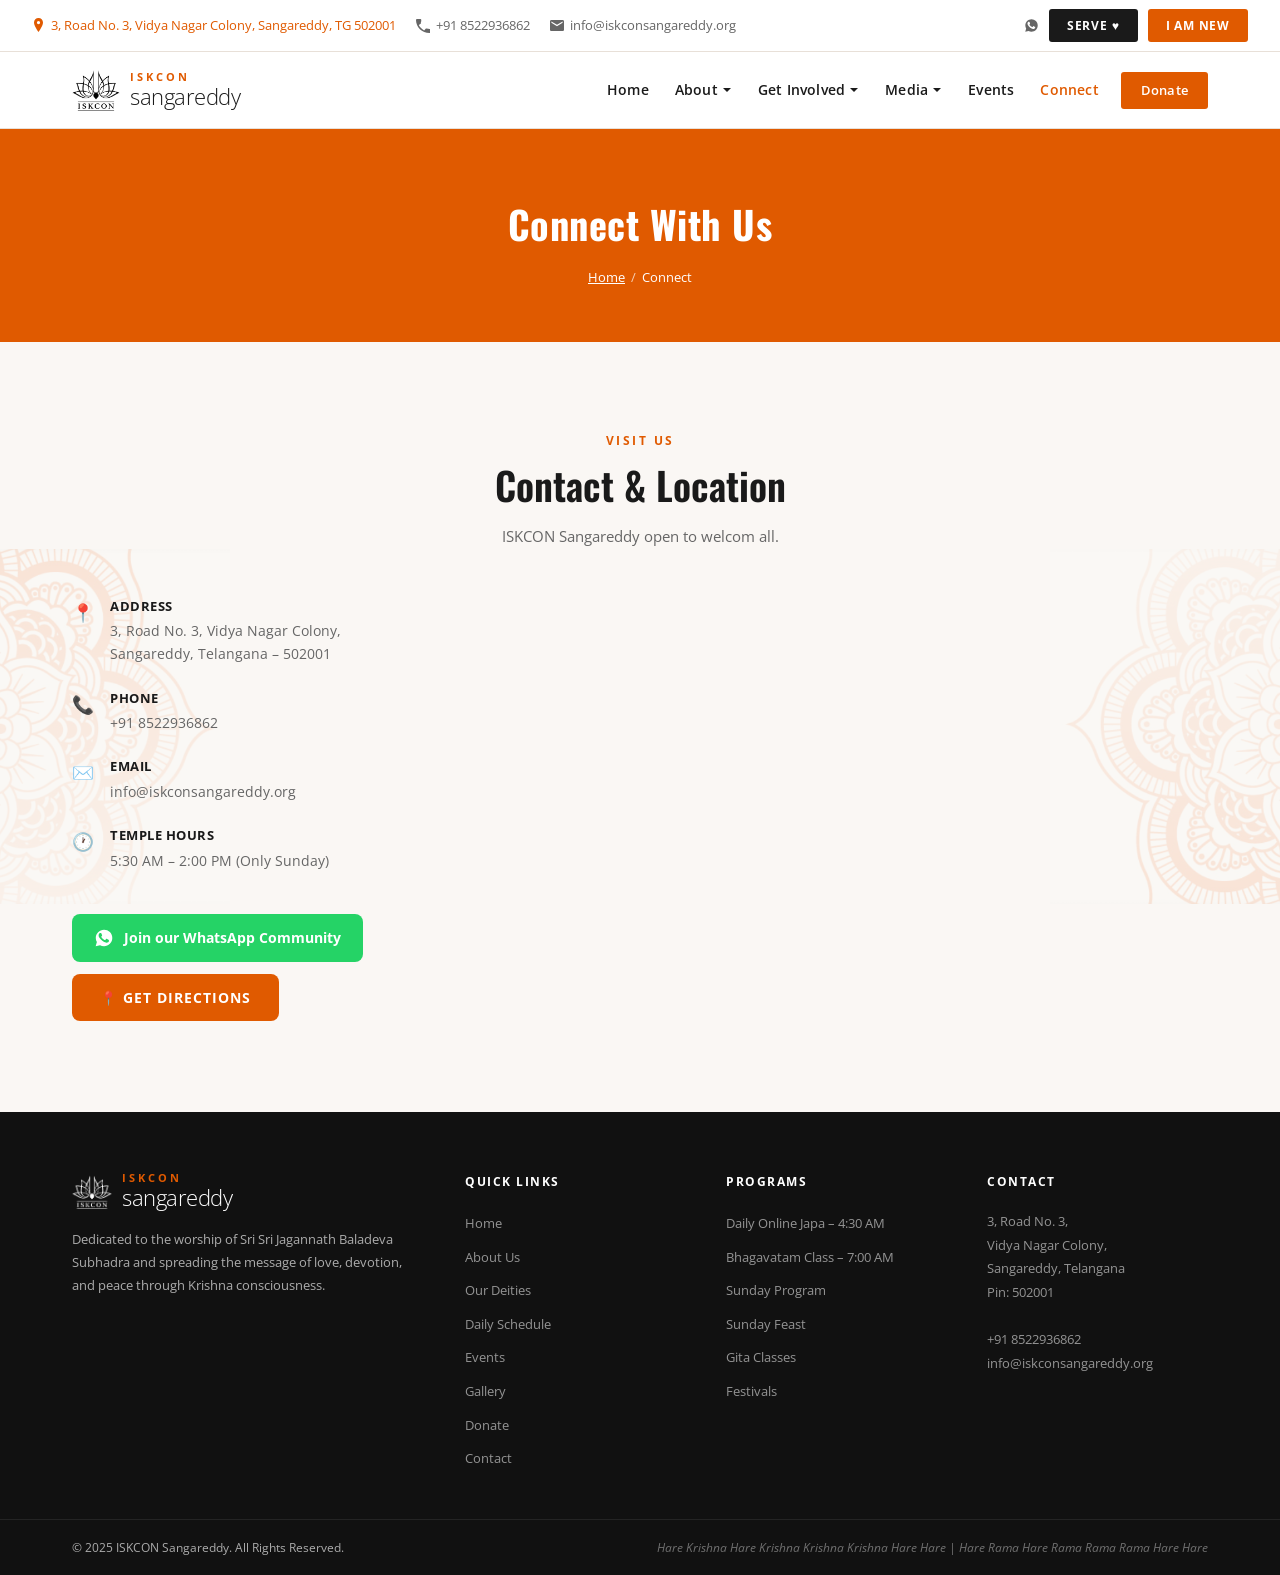
<file: connect.html>
<!DOCTYPE html>
<html lang="en">
<head>
  <meta charset="UTF-8" />
  <meta name="viewport" content="width=device-width, initial-scale=1.0" />
  <title>Connect – ISKCON Sangareddy</title>
  <meta name="description" content="Contact ISKCON Sangareddy — address, phone, email and temple hours." />
  <link rel="canonical" href="https://www.iskconsangareddy.com/connect.html" />
  <meta property="og:type" content="website" />
  <meta property="og:url" content="https://www.iskconsangareddy.com/connect.html" />
  <meta property="og:title" content="Connect – ISKCON Sangareddy" />
  <meta property="og:description" content="Contact ISKCON Sangareddy — address, phone, email and temple hours." />
  <meta property="og:image" content="https://www.iskconsangareddy.com/images/iskcon_logo.png" />
  <meta name="twitter:card" content="summary_large_image" />
  <meta name="twitter:title" content="Connect – ISKCON Sangareddy" />
  <meta name="twitter:description" content="Contact ISKCON Sangareddy — address, phone, email and temple hours." />
  <link rel="icon" type="image/x-icon" href="/favicon.ico" />
  <link rel="icon" type="image/png" sizes="32x32" href="/images/favicon-32x32.png" />
  <link rel="icon" type="image/png" sizes="16x16" href="/images/favicon-16x16.png" />
  <link rel="apple-touch-icon" sizes="180x180" href="/images/apple-touch-icon.png" />
  <link rel="preconnect" href="https://fonts.googleapis.com" />
  <link href="https://fonts.googleapis.com/css2?family=Oswald:wght@600;700&family=Open+Sans:wght@300;400;600;700&family=Playfair+Display:ital,wght@0,700;1,400&display=swap" rel="stylesheet" />
  <link rel="stylesheet" href="css/style.css" />
</head>
<body>

<!-- TOP BAR -->
<div class="topbar">
  <div class="topbar-left">
    <a href="https://maps.app.goo.gl/ef7NH7n49uiAGoAy7" target="_blank" class="topbar-item" style="color:var(--orange);"><svg width="13" height="16" viewBox="0 0 13 16" fill="none"><path d="M6.5 0C4.015 0 2 2.015 2 4.5c0 3.375 4.5 9.5 4.5 9.5S11 7.875 11 4.5C11 2.015 8.985 0 6.5 0zm0 6.125a1.625 1.625 0 1 1 0-3.25 1.625 1.625 0 0 1 0 3.25z" fill="currentColor"/></svg> 3, Road No. 3, Vidya Nagar Colony, Sangareddy, TG 502001</a>
    <span class="topbar-item"><svg width="14" height="14" viewBox="0 0 14 14" fill="none"><path d="M2.8 6.067c1.167 2.3 3.033 4.156 5.333 5.333l1.779-1.778c.222-.222.544-.289.822-.178 0.9.311 1.867.478 2.866.478.489 0 .9.4.9.889V13.1c0 .489-.411.9-.9.9C5.922 14 0 8.078 0 .9 0 .411.4 0 .9 0H4.4c.489 0 .9.4.9.889 0 1-.167 1.966-.478 2.866-.1.278-.033.6.178.823L2.8 6.067z" fill="currentColor"/></svg> +91 8522936862</span>
    <span class="topbar-item"><svg width="14" height="11" viewBox="0 0 14 11" fill="none"><path d="M12.6 0H1.4C.63 0 0 .618 0 1.375v8.25C0 10.382.63 11 1.4 11h11.2c.77 0 1.4-.618 1.4-1.375v-8.25C14 .618 13.37 0 12.6 0zm0 2.75L7 6.188 1.4 2.75V1.375L7 4.813l5.6-3.438V2.75z" fill="currentColor"/></svg> info@iskconsangareddy.org</span>
  </div>
  <div class="topbar-right">
    <a href="https://chat.whatsapp.com/ERGHLRXxZioFd6qzyzdz4h" target="_blank" class="topbar-social" aria-label="WhatsApp"><svg width="15" height="15" viewBox="0 0 24 24" fill="currentColor"><path d="M12.04 2C6.58 2 2.13 6.45 2.13 11.91c0 1.75.46 3.45 1.32 4.95L2 22l5.25-1.38a9.87 9.87 0 0 0 4.79 1.22h.01c5.46 0 9.9-4.45 9.9-9.91 0-2.65-1.03-5.14-2.9-7.01A9.82 9.82 0 0 0 12.04 2zm5.8 14.16c-.25.7-1.44 1.33-1.99 1.36-.51.05-1.15.24-3.72-.78-3.14-1.24-5.15-4.42-5.31-4.63-.15-.2-1.27-1.69-1.27-3.22s.8-2.29 1.09-2.6c.28-.31.61-.39.82-.39.2 0 .41 0 .59.01.19.01.44-.07.69.53.25.6.85 2.07.92 2.22.08.15.13.32.02.53-.1.2-.16.32-.31.5-.15.17-.32.39-.46.52-.15.15-.31.31-.13.62.18.3.79 1.31 1.7 2.12 1.17 1.04 2.16 1.36 2.46 1.51.3.15.48.13.66-.08.18-.2.76-.89.96-1.19.2-.3.41-.25.69-.15.28.1 1.77.83 2.07.98.3.15.5.22.57.35.08.13.08.74-.17 1.44z"/></svg></a>
    <a href="get-involved.html#volunteer" class="topbar-btn btn-serve">SERVE <span>♥</span></a>
    <a href="about.html" class="topbar-btn btn-new">I AM NEW</a>
  </div>
</div>

<!-- NAVBAR -->
<header class="site-header">
  <div class="container">
    <nav class="navbar">
      <a href="index.html" class="logo">
        <div class="logo-lotus">
          <img src="images/iskcon_logo.png" alt="ISKCON Sangareddy logo" />
        </div>
        <div class="logo-text">
          <span class="logo-iskcon">ISKCON</span>
          <span class="logo-location">sangareddy</span>
        </div>
      </a>
      <button class="hamburger" aria-label="Menu"><span></span><span></span><span></span></button>
      <ul class="nav-links">
        <li><a href="index.html">Home</a></li>
        <li class="has-dropdown">
          <a href="about.html">About <svg width="10" height="6" viewBox="0 0 10 6" fill="currentColor"><path d="M1 1l4 4 4-4"/></svg></a>
          <ul class="dropdown">
            <li><a href="about.html">About ISKCON</a></li>
            <li><a href="about.html#prabhupada">Srila Prabhupada</a></li>
            <li><a href="about.html#deities">Our Deities</a></li>
          </ul>
        </li>
        <li class="has-dropdown">
          <a href="get-involved.html">Get Involved <svg width="10" height="6" viewBox="0 0 10 6" fill="currentColor"><path d="M1 1l4 4 4-4"/></svg></a>
          <ul class="dropdown">
            <li><a href="get-involved.html#schedule">Daily Schedule</a></li>
            <li><a href="get-involved.html#gatherings">Weekly Gatherings</a></li>
            <li><a href="get-involved.html#host-program">Host a Program</a></li>
            <li><a href="get-involved.html#volunteer">Volunteer</a></li>
          </ul>
        </li>
        <li class="has-dropdown">
          <a href="media.html">Media <svg width="10" height="6" viewBox="0 0 10 6" fill="currentColor"><path d="M1 1l4 4 4-4"/></svg></a>
          <ul class="dropdown">
            <li><a href="media.html">Photo Gallery</a></li>
          </ul>
        </li>
        <li><a href="events.html">Events</a></li>
        <li><a href="connect.html" class="active">Connect</a></li>
        <li><a href="donate.html" class="nav-donate">Donate</a></li>
      </ul>
    </nav>
  </div>
</header>

<!-- PAGE BANNER -->
<section class="page-banner">
  <div class="container">
    <h1>Connect With Us</h1>
    <div class="breadcrumb"><a href="index.html">Home</a><span>/</span>Connect</div>
  </div>
</section>

<!-- CONTACT -->
<section class="section contact-section deco-section" id="contact">
  <div class="deco-mandala deco-left"></div>
  <div class="deco-mandala deco-right"></div>
  <div class="container">
    <div class="section-tag center">Visit Us</div>
    <h2 class="section-title center">Contact &amp; Location</h2>
    <p class="section-sub center">ISKCON Sangareddy open to welcom all.</p>
    <div class="contact-grid">
      <div class="contact-info">
        <div class="ci-item"><div class="ci-icon">📍</div><div><strong>Address</strong><p>3, Road No. 3, Vidya Nagar Colony,<br/>Sangareddy, Telangana – 502001</p></div></div>
        <div class="ci-item"><div class="ci-icon">📞</div><div><strong>Phone</strong><p>+91 8522936862</p></div></div>
        <div class="ci-item"><div class="ci-icon">✉️</div><div><strong>Email</strong><p>info@iskconsangareddy.org</p></div></div>
        <div class="ci-item"><div class="ci-icon">🕐</div><div><strong>Temple Hours</strong><p>5:30 AM – 2:00 PM (Only Sunday)</p></div></div>
        
        <a href="https://chat.whatsapp.com/ERGHLRXxZioFd6qzyzdz4h" target="_blank" class="wa-community-btn">
          <svg width="20" height="20" viewBox="0 0 24 24" fill="currentColor"><path d="M12.04 2C6.58 2 2.13 6.45 2.13 11.91c0 1.75.46 3.45 1.32 4.95L2 22l5.25-1.38a9.87 9.87 0 0 0 4.79 1.22h.01c5.46 0 9.9-4.45 9.9-9.91 0-2.65-1.03-5.14-2.9-7.01A9.82 9.82 0 0 0 12.04 2zm5.8 14.16c-.25.7-1.44 1.33-1.99 1.36-.51.05-1.15.24-3.72-.78-3.14-1.24-5.15-4.42-5.31-4.63-.15-.2-1.27-1.69-1.27-3.22s.8-2.29 1.09-2.6c.28-.31.61-.39.82-.39.2 0 .41 0 .59.01.19.01.44-.07.69.53.25.6.85 2.07.92 2.22.08.15.13.32.02.53-.1.2-.16.32-.31.5-.15.17-.32.39-.46.52-.15.15-.31.31-.13.62.18.3.79 1.31 1.7 2.12 1.17 1.04 2.16 1.36 2.46 1.51.3.15.48.13.66-.08.18-.2.76-.89.96-1.19.2-.3.41-.25.69-.15.28.1 1.77.83 2.07.98.3.15.5.22.57.35.08.13.08.74-.17 1.44z"/></svg>
          Join our WhatsApp Community
        </a>
        <a href="https://maps.app.goo.gl/ef7NH7n49uiAGoAy7" target="_blank" class="btn-primary-solid" style="display:inline-flex; margin-top:12px; border-radius:8px;">📍 Get Directions</a>
      </div>
      <div class="map-box">
        <iframe
          src="https://maps.google.com/maps?q=3%2C+Road+No.+3%2C+Vidya+Nagar+Colony%2C+Sangareddy%2C+Telangana+502001&amp;z=16&amp;output=embed"
          width="100%" height="100%" style="border:0; border-radius:12px;" allowfullscreen="" loading="lazy" referrerpolicy="no-referrer-when-downgrade">
        </iframe>
      </div>
    </div>
  </div>
</section>

<!-- FOOTER -->
<footer>
  <div class="footer-top">
    <div class="container footer-grid">
      <div class="footer-brand">
        <div class="logo" style="margin-bottom:14px;">
          <div class="logo-lotus" style="width:40px; height:40px; filter: brightness(0) invert(1);">
            <img src="images/iskcon_logo.png" alt="ISKCON Sangareddy logo" />
          </div>
          <div class="logo-text"><span class="logo-iskcon">ISKCON</span><span class="logo-location">sangareddy</span></div>
        </div>
        <p>Dedicated to the worship of Sri Sri Jagannath Baladeva Subhadra and spreading the message of love, devotion, and peace through Krishna consciousness.</p>
      </div>
      <div class="footer-col"><h4>Quick Links</h4><ul><li><a href="index.html">Home</a></li><li><a href="about.html">About Us</a></li><li><a href="about.html#deities">Our Deities</a></li><li><a href="get-involved.html#schedule">Daily Schedule</a></li><li><a href="events.html">Events</a></li><li><a href="media.html">Gallery</a></li><li><a href="donate.html">Donate</a></li><li><a href="connect.html">Contact</a></li></ul></div>
      <div class="footer-col"><h4>Programs</h4><ul><li><a href="get-involved.html#schedule">Daily Online Japa – 4:30 AM</a></li><li><a href="get-involved.html#schedule">Bhagavatam Class – 7:00 AM</a></li><li><a href="get-involved.html#schedule">Sunday Program</a></li><li><a href="events.html">Sunday Feast</a></li><li><a href="events.html">Gita Classes</a></li><li><a href="events.html">Festivals</a></li></ul></div>
      <div class="footer-col"><h4>Contact</h4><address>3, Road No. 3,<br/>Vidya Nagar Colony,<br/>Sangareddy, Telangana<br/>Pin: 502001<br/><br/>+91 8522936862<br/>info@iskconsangareddy.org</address></div>
    </div>
  </div>
  <div class="footer-bottom">
    <div class="container footer-bottom-row">
      <p>© 2025 ISKCON Sangareddy. All Rights Reserved.</p>
      <p class="maha-mantra">Hare Krishna Hare Krishna Krishna Krishna Hare Hare | Hare Rama Hare Rama Rama Rama Hare Hare</p>
    </div>
  </div>
</footer>

<button class="back-top" id="backTop">↑</button>

<script src="js/main.js"></script>
</body>
</html>
</file>
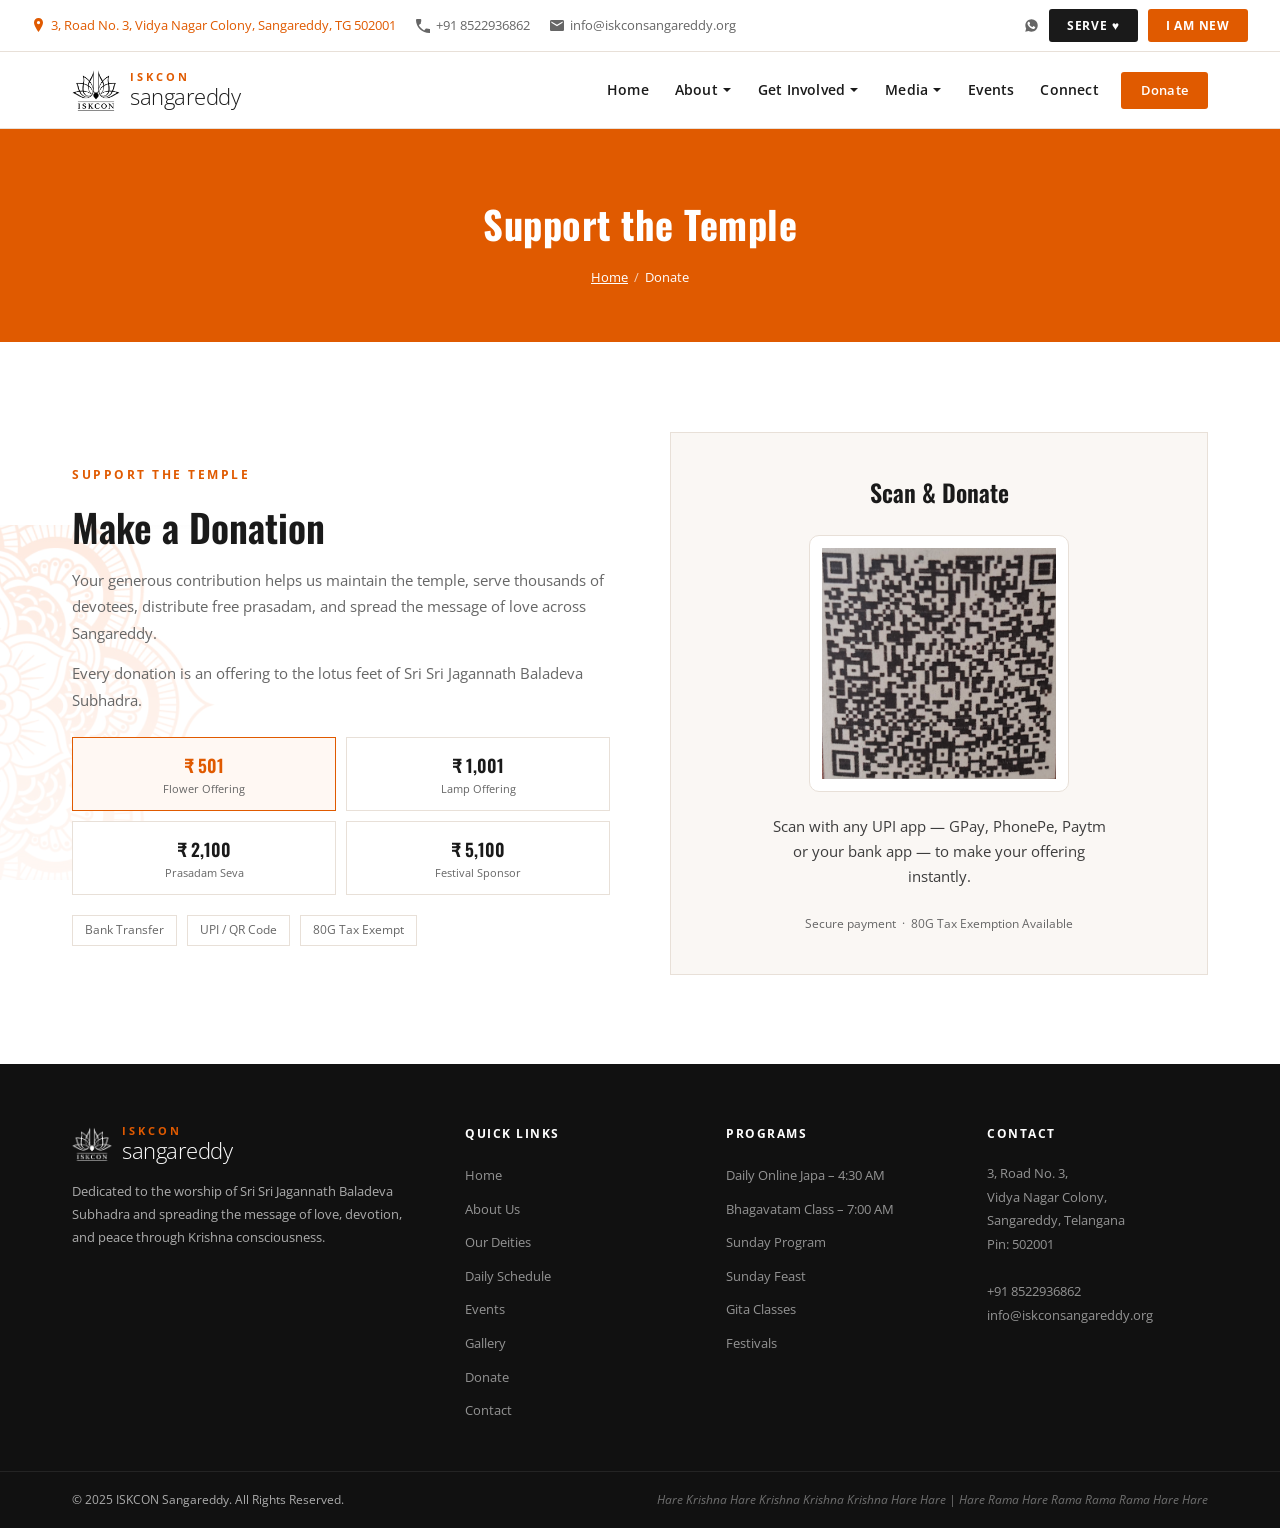
<file: donate.html>
<!DOCTYPE html>
<html lang="en">
<head>
  <meta charset="UTF-8" />
  <meta name="viewport" content="width=device-width, initial-scale=1.0" />
  <title>Donate – ISKCON Sangareddy</title>
  <meta name="description" content="Support ISKCON Sangareddy — donate to deity worship, prasadam distribution, temple maintenance and festival sponsorship." />
  <link rel="canonical" href="https://www.iskconsangareddy.com/donate.html" />
  <meta property="og:type" content="website" />
  <meta property="og:url" content="https://www.iskconsangareddy.com/donate.html" />
  <meta property="og:title" content="Donate – ISKCON Sangareddy" />
  <meta property="og:description" content="Support ISKCON Sangareddy — donate to deity worship, prasadam distribution, temple maintenance and festival sponsorship." />
  <meta property="og:image" content="https://www.iskconsangareddy.com/images/iskcon_logo.png" />
  <meta name="twitter:card" content="summary_large_image" />
  <meta name="twitter:title" content="Donate – ISKCON Sangareddy" />
  <meta name="twitter:description" content="Support ISKCON Sangareddy — donate to deity worship, prasadam distribution, temple maintenance and festival sponsorship." />
  <link rel="icon" type="image/x-icon" href="/favicon.ico" />
  <link rel="icon" type="image/png" sizes="32x32" href="/images/favicon-32x32.png" />
  <link rel="icon" type="image/png" sizes="16x16" href="/images/favicon-16x16.png" />
  <link rel="apple-touch-icon" sizes="180x180" href="/images/apple-touch-icon.png" />
  <link rel="preconnect" href="https://fonts.googleapis.com" />
  <link href="https://fonts.googleapis.com/css2?family=Oswald:wght@600;700&family=Open+Sans:wght@300;400;600;700&family=Playfair+Display:ital,wght@0,700;1,400&display=swap" rel="stylesheet" />
  <link rel="stylesheet" href="css/style.css" />
</head>
<body>

<!-- TOP BAR -->
<div class="topbar">
  <div class="topbar-left">
    <a href="https://maps.app.goo.gl/ef7NH7n49uiAGoAy7" target="_blank" class="topbar-item" style="color:var(--orange);"><svg width="13" height="16" viewBox="0 0 13 16" fill="none"><path d="M6.5 0C4.015 0 2 2.015 2 4.5c0 3.375 4.5 9.5 4.5 9.5S11 7.875 11 4.5C11 2.015 8.985 0 6.5 0zm0 6.125a1.625 1.625 0 1 1 0-3.25 1.625 1.625 0 0 1 0 3.25z" fill="currentColor"/></svg> 3, Road No. 3, Vidya Nagar Colony, Sangareddy, TG 502001</a>
    <span class="topbar-item"><svg width="14" height="14" viewBox="0 0 14 14" fill="none"><path d="M2.8 6.067c1.167 2.3 3.033 4.156 5.333 5.333l1.779-1.778c.222-.222.544-.289.822-.178 0.9.311 1.867.478 2.866.478.489 0 .9.4.9.889V13.1c0 .489-.411.9-.9.9C5.922 14 0 8.078 0 .9 0 .411.4 0 .9 0H4.4c.489 0 .9.4.9.889 0 1-.167 1.966-.478 2.866-.1.278-.033.6.178.823L2.8 6.067z" fill="currentColor"/></svg> +91 8522936862</span>
    <span class="topbar-item"><svg width="14" height="11" viewBox="0 0 14 11" fill="none"><path d="M12.6 0H1.4C.63 0 0 .618 0 1.375v8.25C0 10.382.63 11 1.4 11h11.2c.77 0 1.4-.618 1.4-1.375v-8.25C14 .618 13.37 0 12.6 0zm0 2.75L7 6.188 1.4 2.75V1.375L7 4.813l5.6-3.438V2.75z" fill="currentColor"/></svg> info@iskconsangareddy.org</span>
  </div>
  <div class="topbar-right">
    <a href="https://chat.whatsapp.com/ERGHLRXxZioFd6qzyzdz4h" target="_blank" class="topbar-social" aria-label="WhatsApp"><svg width="15" height="15" viewBox="0 0 24 24" fill="currentColor"><path d="M12.04 2C6.58 2 2.13 6.45 2.13 11.91c0 1.75.46 3.45 1.32 4.95L2 22l5.25-1.38a9.87 9.87 0 0 0 4.79 1.22h.01c5.46 0 9.9-4.45 9.9-9.91 0-2.65-1.03-5.14-2.9-7.01A9.82 9.82 0 0 0 12.04 2zm5.8 14.16c-.25.7-1.44 1.33-1.99 1.36-.51.05-1.15.24-3.72-.78-3.14-1.24-5.15-4.42-5.31-4.63-.15-.2-1.27-1.69-1.27-3.22s.8-2.29 1.09-2.6c.28-.31.61-.39.82-.39.2 0 .41 0 .59.01.19.01.44-.07.69.53.25.6.85 2.07.92 2.22.08.15.13.32.02.53-.1.2-.16.32-.31.5-.15.17-.32.39-.46.52-.15.15-.31.31-.13.62.18.3.79 1.31 1.7 2.12 1.17 1.04 2.16 1.36 2.46 1.51.3.15.48.13.66-.08.18-.2.76-.89.96-1.19.2-.3.41-.25.69-.15.28.1 1.77.83 2.07.98.3.15.5.22.57.35.08.13.08.74-.17 1.44z"/></svg></a>
    <a href="get-involved.html#volunteer" class="topbar-btn btn-serve">SERVE <span>♥</span></a>
    <a href="about.html" class="topbar-btn btn-new">I AM NEW</a>
  </div>
</div>

<!-- NAVBAR -->
<header class="site-header">
  <div class="container">
    <nav class="navbar">
      <a href="index.html" class="logo">
        <div class="logo-lotus">
          <img src="images/iskcon_logo.png" alt="ISKCON Sangareddy logo" />
        </div>
        <div class="logo-text">
          <span class="logo-iskcon">ISKCON</span>
          <span class="logo-location">sangareddy</span>
        </div>
      </a>
      <button class="hamburger" aria-label="Menu"><span></span><span></span><span></span></button>
      <ul class="nav-links">
        <li><a href="index.html">Home</a></li>
        <li class="has-dropdown">
          <a href="about.html">About <svg width="10" height="6" viewBox="0 0 10 6" fill="currentColor"><path d="M1 1l4 4 4-4"/></svg></a>
          <ul class="dropdown">
            <li><a href="about.html">About ISKCON</a></li>
            <li><a href="about.html#prabhupada">Srila Prabhupada</a></li>
            <li><a href="about.html#deities">Our Deities</a></li>
          </ul>
        </li>
        <li class="has-dropdown">
          <a href="get-involved.html">Get Involved <svg width="10" height="6" viewBox="0 0 10 6" fill="currentColor"><path d="M1 1l4 4 4-4"/></svg></a>
          <ul class="dropdown">
            <li><a href="get-involved.html#schedule">Daily Schedule</a></li>
            <li><a href="get-involved.html#gatherings">Weekly Gatherings</a></li>
            <li><a href="get-involved.html#host-program">Host a Program</a></li>
            <li><a href="get-involved.html#volunteer">Volunteer</a></li>
          </ul>
        </li>
        <li class="has-dropdown">
          <a href="media.html">Media <svg width="10" height="6" viewBox="0 0 10 6" fill="currentColor"><path d="M1 1l4 4 4-4"/></svg></a>
          <ul class="dropdown">
            <li><a href="media.html">Photo Gallery</a></li>
          </ul>
        </li>
        <li><a href="events.html">Events</a></li>
        <li><a href="connect.html">Connect</a></li>
        <li><a href="donate.html" class="nav-donate active">Donate</a></li>
      </ul>
    </nav>
  </div>
</header>

<!-- PAGE BANNER -->
<section class="page-banner">
  <div class="container">
    <h1>Support the Temple</h1>
    <div class="breadcrumb"><a href="index.html">Home</a><span>/</span>Donate</div>
  </div>
</section>

<!-- DONATE -->
<section class="section donate-section deco-section" id="donate">
  <div class="deco-mandala deco-left"></div>
  <div class="container">
    <div class="two-col">
      <div class="col-text">
        <div class="section-tag">Support the Temple</div>
        <h2 class="section-title">Make a Donation</h2>
        <p>Your generous contribution helps us maintain the temple, serve thousands of devotees, distribute free prasadam, and spread the message of love across Sangareddy.</p>
        <p>Every donation is an offering to the lotus feet of Sri Sri Jagannath Baladeva Subhadra.</p>
        <div class="donate-amounts">
          <button class="amt-btn active" data-amount="501">₹ 501<span>Flower Offering</span></button>
          <button class="amt-btn" data-amount="1001">₹ 1,001<span>Lamp Offering</span></button>
          <button class="amt-btn" data-amount="2100">₹ 2,100<span>Prasadam Seva</span></button>
          <button class="amt-btn" data-amount="5100">₹ 5,100<span>Festival Sponsor</span></button>
        </div>
        <div class="payment-tags">
          <span>Bank Transfer</span><span>UPI / QR Code</span><span>80G Tax Exempt</span>
        </div>
      </div>
      <div class="qr-panel">
        <h3>Scan &amp; Donate</h3>
        <img src="images/qr-pay.jpg" alt="Scan to donate via UPI" />
        <p class="qr-panel-note">Scan with any UPI app — GPay, PhonePe, Paytm or your bank app — to make your offering instantly.</p>
        <p class="form-note">Secure payment &nbsp;·&nbsp; 80G Tax Exemption Available</p>
      </div>
    </div>
  </div>
</section>

<!-- FOOTER -->
<footer>
  <div class="footer-top">
    <div class="container footer-grid">
      <div class="footer-brand">
        <div class="logo" style="margin-bottom:14px;">
          <div class="logo-lotus" style="width:40px; height:40px; filter: brightness(0) invert(1);">
            <img src="images/iskcon_logo.png" alt="ISKCON Sangareddy logo" />
          </div>
          <div class="logo-text"><span class="logo-iskcon">ISKCON</span><span class="logo-location">sangareddy</span></div>
        </div>
        <p>Dedicated to the worship of Sri Sri Jagannath Baladeva Subhadra and spreading the message of love, devotion, and peace through Krishna consciousness.</p>
      </div>
      <div class="footer-col"><h4>Quick Links</h4><ul><li><a href="index.html">Home</a></li><li><a href="about.html">About Us</a></li><li><a href="about.html#deities">Our Deities</a></li><li><a href="get-involved.html#schedule">Daily Schedule</a></li><li><a href="events.html">Events</a></li><li><a href="media.html">Gallery</a></li><li><a href="donate.html">Donate</a></li><li><a href="connect.html">Contact</a></li></ul></div>
      <div class="footer-col"><h4>Programs</h4><ul><li><a href="get-involved.html#schedule">Daily Online Japa – 4:30 AM</a></li><li><a href="get-involved.html#schedule">Bhagavatam Class – 7:00 AM</a></li><li><a href="get-involved.html#schedule">Sunday Program</a></li><li><a href="events.html">Sunday Feast</a></li><li><a href="events.html">Gita Classes</a></li><li><a href="events.html">Festivals</a></li></ul></div>
      <div class="footer-col"><h4>Contact</h4><address>3, Road No. 3,<br/>Vidya Nagar Colony,<br/>Sangareddy, Telangana<br/>Pin: 502001<br/><br/>+91 8522936862<br/>info@iskconsangareddy.org</address></div>
    </div>
  </div>
  <div class="footer-bottom">
    <div class="container footer-bottom-row">
      <p>© 2025 ISKCON Sangareddy. All Rights Reserved.</p>
      <p class="maha-mantra">Hare Krishna Hare Krishna Krishna Krishna Hare Hare | Hare Rama Hare Rama Rama Rama Hare Hare</p>
    </div>
  </div>
</footer>

<button class="back-top" id="backTop">↑</button>

<script src="js/main.js"></script>
</body>
</html>
</file>
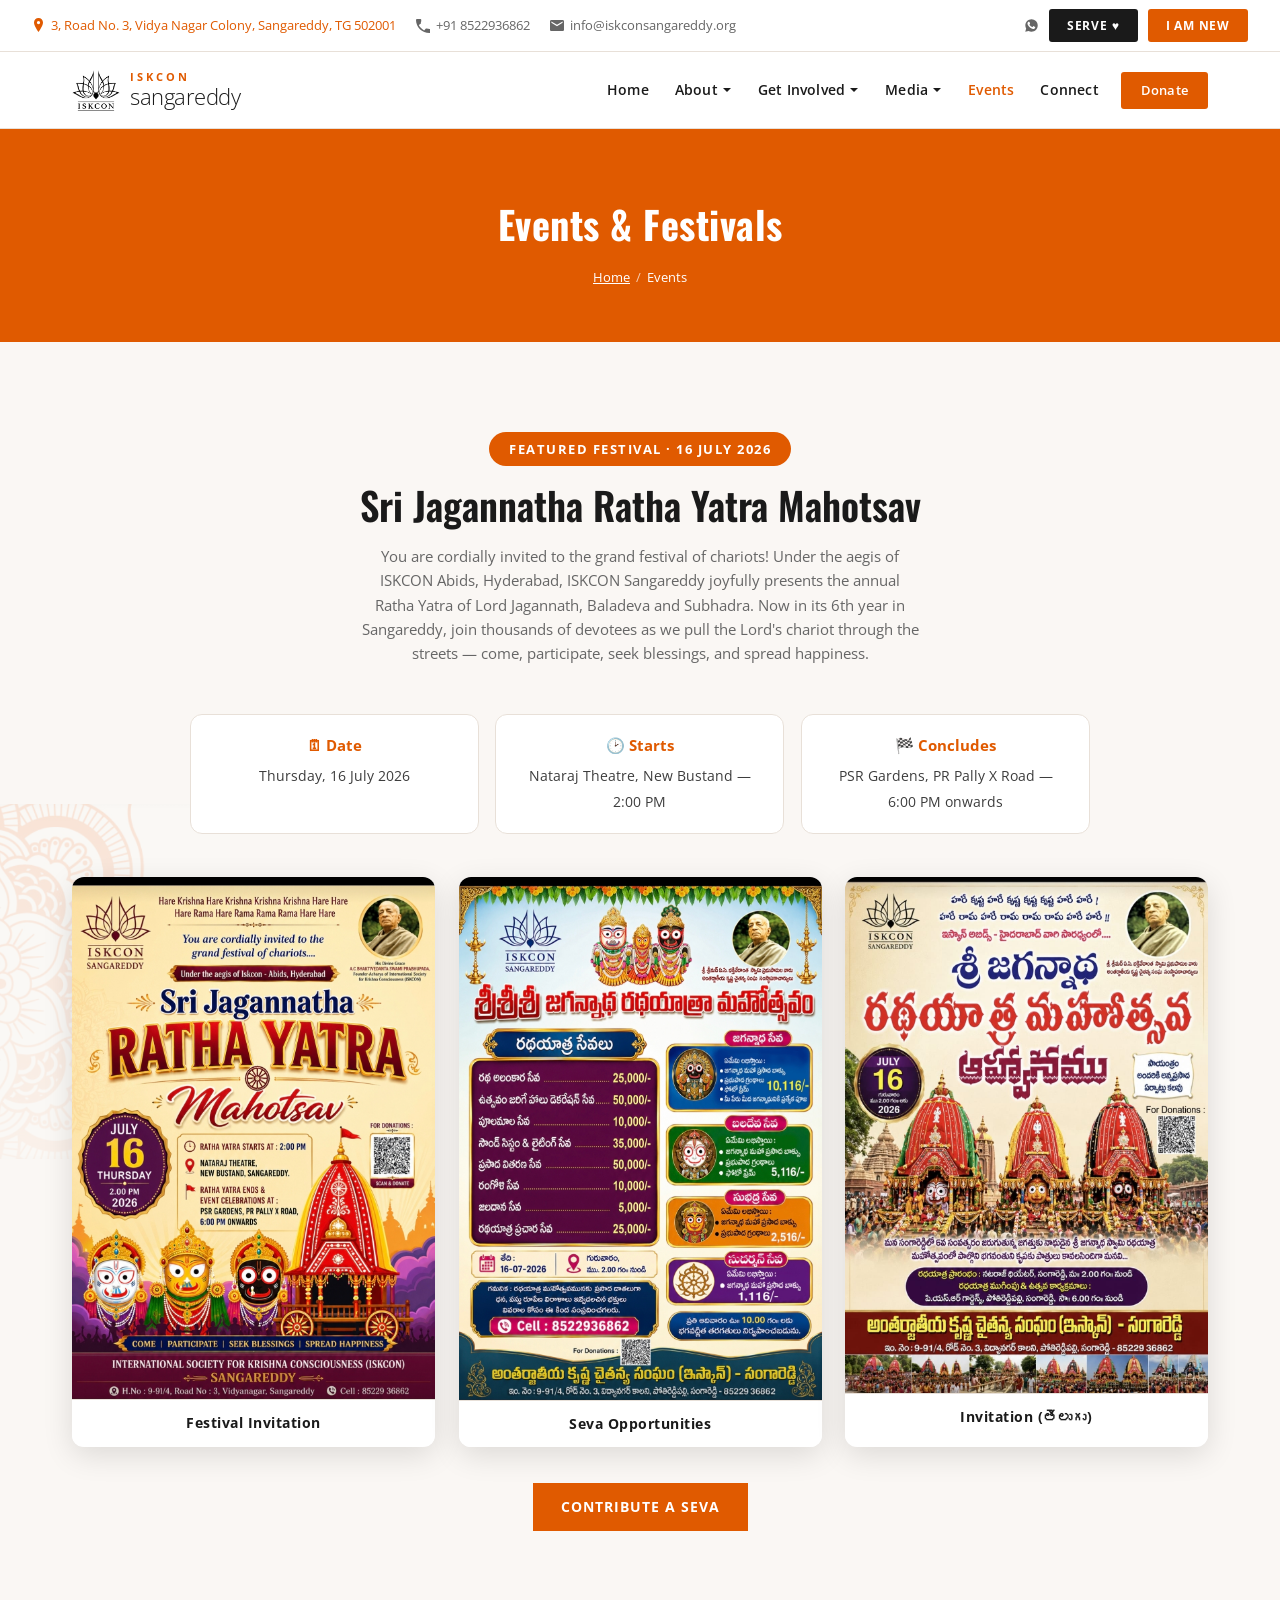
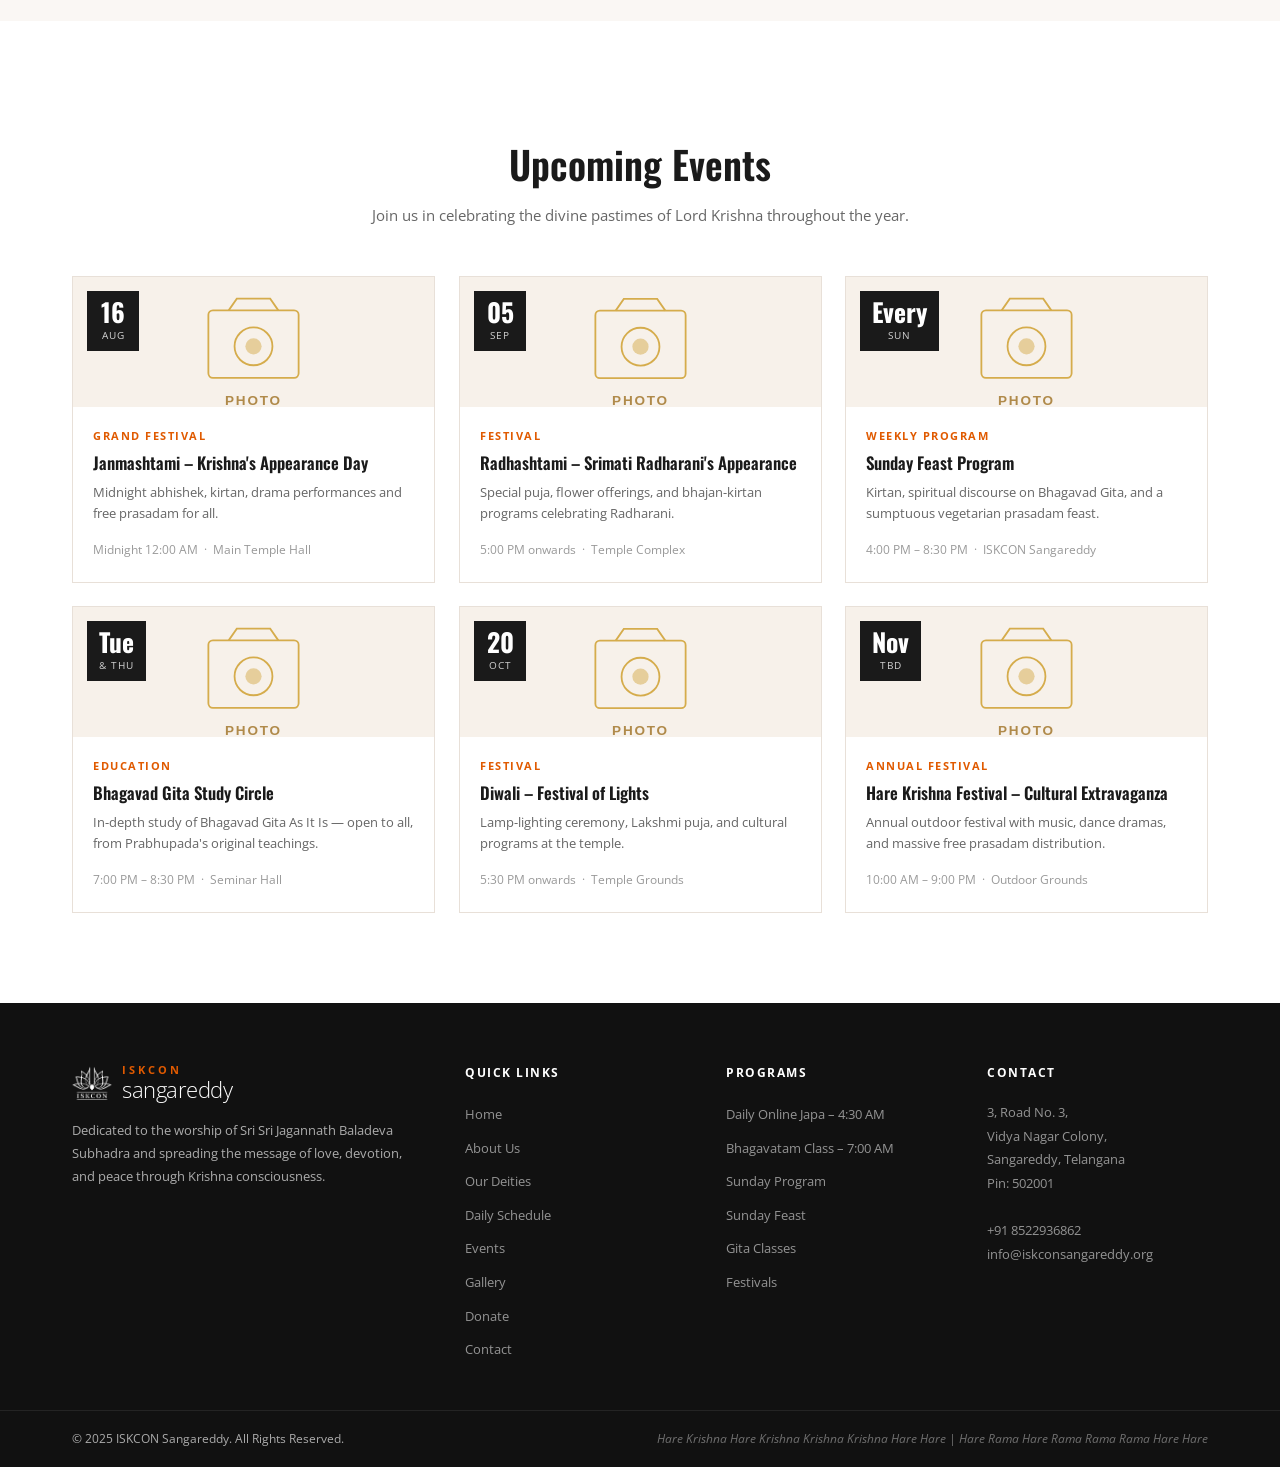
<file: events.html>
<!DOCTYPE html>
<html lang="en">
<head>
  <meta charset="UTF-8" />
  <meta name="viewport" content="width=device-width, initial-scale=1.0" />
  <title>Events &amp; Festivals – ISKCON Sangareddy</title>
  <meta name="description" content="Upcoming festivals and programs at ISKCON Sangareddy — Janmashtami, Radhashtami, Sunday Feast, Gita classes and more." />
  <link rel="canonical" href="https://www.iskconsangareddy.com/events.html" />
  <meta property="og:type" content="website" />
  <meta property="og:url" content="https://www.iskconsangareddy.com/events.html" />
  <meta property="og:title" content="Events &amp; Festivals – ISKCON Sangareddy" />
  <meta property="og:description" content="Upcoming festivals and programs at ISKCON Sangareddy — Janmashtami, Radhashtami, Sunday Feast, Gita classes and more." />
  <meta property="og:image" content="https://www.iskconsangareddy.com/images/iskcon_logo.png" />
  <meta name="twitter:card" content="summary_large_image" />
  <meta name="twitter:title" content="Events &amp; Festivals – ISKCON Sangareddy" />
  <meta name="twitter:description" content="Upcoming festivals and programs at ISKCON Sangareddy — Janmashtami, Radhashtami, Sunday Feast, Gita classes and more." />
  <link rel="icon" type="image/x-icon" href="/favicon.ico" />
  <link rel="icon" type="image/png" sizes="32x32" href="/images/favicon-32x32.png" />
  <link rel="icon" type="image/png" sizes="16x16" href="/images/favicon-16x16.png" />
  <link rel="apple-touch-icon" sizes="180x180" href="/images/apple-touch-icon.png" />
  <link rel="preconnect" href="https://fonts.googleapis.com" />
  <link href="https://fonts.googleapis.com/css2?family=Oswald:wght@600;700&family=Open+Sans:wght@300;400;600;700&family=Playfair+Display:ital,wght@0,700;1,400&display=swap" rel="stylesheet" />
  <link rel="stylesheet" href="css/style.css" />
</head>
<body>

<!-- TOP BAR -->
<div class="topbar">
  <div class="topbar-left">
    <a href="https://maps.app.goo.gl/ef7NH7n49uiAGoAy7" target="_blank" class="topbar-item" style="color:var(--orange);"><svg width="13" height="16" viewBox="0 0 13 16" fill="none"><path d="M6.5 0C4.015 0 2 2.015 2 4.5c0 3.375 4.5 9.5 4.5 9.5S11 7.875 11 4.5C11 2.015 8.985 0 6.5 0zm0 6.125a1.625 1.625 0 1 1 0-3.25 1.625 1.625 0 0 1 0 3.25z" fill="currentColor"/></svg> 3, Road No. 3, Vidya Nagar Colony, Sangareddy, TG 502001</a>
    <span class="topbar-item"><svg width="14" height="14" viewBox="0 0 14 14" fill="none"><path d="M2.8 6.067c1.167 2.3 3.033 4.156 5.333 5.333l1.779-1.778c.222-.222.544-.289.822-.178 0.9.311 1.867.478 2.866.478.489 0 .9.4.9.889V13.1c0 .489-.411.9-.9.9C5.922 14 0 8.078 0 .9 0 .411.4 0 .9 0H4.4c.489 0 .9.4.9.889 0 1-.167 1.966-.478 2.866-.1.278-.033.6.178.823L2.8 6.067z" fill="currentColor"/></svg> +91 8522936862</span>
    <span class="topbar-item"><svg width="14" height="11" viewBox="0 0 14 11" fill="none"><path d="M12.6 0H1.4C.63 0 0 .618 0 1.375v8.25C0 10.382.63 11 1.4 11h11.2c.77 0 1.4-.618 1.4-1.375v-8.25C14 .618 13.37 0 12.6 0zm0 2.75L7 6.188 1.4 2.75V1.375L7 4.813l5.6-3.438V2.75z" fill="currentColor"/></svg> info@iskconsangareddy.org</span>
  </div>
  <div class="topbar-right">
    <a href="https://chat.whatsapp.com/ERGHLRXxZioFd6qzyzdz4h" target="_blank" class="topbar-social" aria-label="WhatsApp"><svg width="15" height="15" viewBox="0 0 24 24" fill="currentColor"><path d="M12.04 2C6.58 2 2.13 6.45 2.13 11.91c0 1.75.46 3.45 1.32 4.95L2 22l5.25-1.38a9.87 9.87 0 0 0 4.79 1.22h.01c5.46 0 9.9-4.45 9.9-9.91 0-2.65-1.03-5.14-2.9-7.01A9.82 9.82 0 0 0 12.04 2zm5.8 14.16c-.25.7-1.44 1.33-1.99 1.36-.51.05-1.15.24-3.72-.78-3.14-1.24-5.15-4.42-5.31-4.63-.15-.2-1.27-1.69-1.27-3.22s.8-2.29 1.09-2.6c.28-.31.61-.39.82-.39.2 0 .41 0 .59.01.19.01.44-.07.69.53.25.6.85 2.07.92 2.22.08.15.13.32.02.53-.1.2-.16.32-.31.5-.15.17-.32.39-.46.52-.15.15-.31.31-.13.62.18.3.79 1.31 1.7 2.12 1.17 1.04 2.16 1.36 2.46 1.51.3.15.48.13.66-.08.18-.2.76-.89.96-1.19.2-.3.41-.25.69-.15.28.1 1.77.83 2.07.98.3.15.5.22.57.35.08.13.08.74-.17 1.44z"/></svg></a>
    <a href="get-involved.html#volunteer" class="topbar-btn btn-serve">SERVE <span>♥</span></a>
    <a href="about.html" class="topbar-btn btn-new">I AM NEW</a>
  </div>
</div>

<!-- NAVBAR -->
<header class="site-header">
  <div class="container">
    <nav class="navbar">
      <a href="index.html" class="logo">
        <div class="logo-lotus">
          <img src="images/iskcon_logo.png" alt="ISKCON Sangareddy logo" />
        </div>
        <div class="logo-text">
          <span class="logo-iskcon">ISKCON</span>
          <span class="logo-location">sangareddy</span>
        </div>
      </a>
      <button class="hamburger" aria-label="Menu"><span></span><span></span><span></span></button>
      <ul class="nav-links">
        <li><a href="index.html">Home</a></li>
        <li class="has-dropdown">
          <a href="about.html">About <svg width="10" height="6" viewBox="0 0 10 6" fill="currentColor"><path d="M1 1l4 4 4-4"/></svg></a>
          <ul class="dropdown">
            <li><a href="about.html">About ISKCON</a></li>
            <li><a href="about.html#prabhupada">Srila Prabhupada</a></li>
            <li><a href="about.html#deities">Our Deities</a></li>
          </ul>
        </li>
        <li class="has-dropdown">
          <a href="get-involved.html">Get Involved <svg width="10" height="6" viewBox="0 0 10 6" fill="currentColor"><path d="M1 1l4 4 4-4"/></svg></a>
          <ul class="dropdown">
            <li><a href="get-involved.html#schedule">Daily Schedule</a></li>
            <li><a href="get-involved.html#gatherings">Weekly Gatherings</a></li>
            <li><a href="get-involved.html#host-program">Host a Program</a></li>
            <li><a href="get-involved.html#volunteer">Volunteer</a></li>
          </ul>
        </li>
        <li class="has-dropdown">
          <a href="media.html">Media <svg width="10" height="6" viewBox="0 0 10 6" fill="currentColor"><path d="M1 1l4 4 4-4"/></svg></a>
          <ul class="dropdown">
            <li><a href="media.html">Photo Gallery</a></li>
          </ul>
        </li>
        <li><a href="events.html" class="active">Events</a></li>
        <li><a href="connect.html">Connect</a></li>
        <li><a href="donate.html" class="nav-donate">Donate</a></li>
      </ul>
    </nav>
  </div>
</header>

<!-- PAGE BANNER -->
<section class="page-banner">
  <div class="container">
    <h1>Events &amp; Festivals</h1>
    <div class="breadcrumb"><a href="index.html">Home</a><span>/</span>Events</div>
  </div>
</section>

<!-- RATHA YATRA FESTIVAL -->
<section class="section ratha-section deco-section" id="ratha-yatra">
  <div class="deco-mandala deco-left"></div>
  <div class="container">
    <div class="ratha-badge">Featured Festival · 16 July 2026</div>
    <h2 class="section-title center">Sri Jagannatha Ratha Yatra Mahotsav</h2>
    <p class="section-sub center">You are cordially invited to the grand festival of chariots! Under the aegis of ISKCON Abids, Hyderabad, ISKCON Sangareddy joyfully presents the annual Ratha Yatra of Lord Jagannath, Baladeva and Subhadra. Now in its 6th year in Sangareddy, join thousands of devotees as we pull the Lord's chariot through the streets — come, participate, seek blessings, and spread happiness.</p>

    <div class="ratha-details">
      <div class="ratha-detail"><strong>🗓 Date</strong><span>Thursday, 16 July 2026</span></div>
      <div class="ratha-detail"><strong>🕑 Starts</strong><span>Nataraj Theatre, New Bustand — 2:00 PM</span></div>
      <div class="ratha-detail"><strong>🏁 Concludes</strong><span>PSR Gardens, PR Pally X Road — 6:00 PM onwards</span></div>
    </div>

    <div class="poster-grid">
      <a href="images/JRY_SRD_ENG_2026.jpg" target="_blank" class="poster-item">
        <img src="images/JRY_SRD_ENG_2026.jpg" alt="Ratha Yatra Mahotsav – Invitation (English)" />
        <span class="poster-caption">Festival Invitation</span>
      </a>
      <a href="images/JRY_SRD_SEVA_2026.jpg" target="_blank" class="poster-item">
        <img src="images/JRY_SRD_SEVA_2026.jpg" alt="Ratha Yatra Mahotsav – Seva Opportunities" />
        <span class="poster-caption">Seva Opportunities</span>
      </a>
      <a href="images/JRY_SRD_TEL_2026.jpg" target="_blank" class="poster-item">
        <img src="images/JRY_SRD_TEL_2026.jpg" alt="Ratha Yatra Mahotsav – Invitation (Telugu)" />
        <span class="poster-caption">Invitation (తెలుగు)</span>
      </a>
    </div>

    <div style="text-align:center; margin-top:36px;">
      <a href="donate.html" class="btn-primary-solid">CONTRIBUTE A SEVA</a>
    </div>
  </div>
</section>

<!-- EVENTS -->
<section class="section events-section" id="events">
  <div class="container">
    <div class="section-tag center">Festivals &amp; Programs</div>
    <h2 class="section-title center">Upcoming Events</h2>
    <p class="section-sub center">Join us in celebrating the divine pastimes of Lord Krishna throughout the year.</p>
    <div class="events-grid">
      <div class="ev-card">
        <div class="ev-img-ph"><img class="photo-ph" src="images/placeholder.svg" alt="Event photo" /><div class="ev-date"><span class="ev-day">16</span><span class="ev-mon">Aug</span></div></div>
        <div class="ev-body"><div class="ev-tag">Grand Festival</div><h3>Janmashtami – Krishna's Appearance Day</h3><p>Midnight abhishek, kirtan, drama performances and free prasadam for all.</p><span class="ev-meta">Midnight 12:00 AM &nbsp;·&nbsp; Main Temple Hall</span></div>
      </div>
      <div class="ev-card">
        <div class="ev-img-ph ev-2"><img class="photo-ph" src="images/placeholder.svg" alt="Event photo" /><div class="ev-date"><span class="ev-day">05</span><span class="ev-mon">Sep</span></div></div>
        <div class="ev-body"><div class="ev-tag">Festival</div><h3>Radhashtami – Srimati Radharani's Appearance</h3><p>Special puja, flower offerings, and bhajan-kirtan programs celebrating Radharani.</p><span class="ev-meta">5:00 PM onwards &nbsp;·&nbsp; Temple Complex</span></div>
      </div>
      <div class="ev-card">
        <div class="ev-img-ph ev-3"><img class="photo-ph" src="images/placeholder.svg" alt="Event photo" /><div class="ev-date"><span class="ev-day">Every</span><span class="ev-mon">Sun</span></div></div>
        <div class="ev-body"><div class="ev-tag">Weekly Program</div><h3>Sunday Feast Program</h3><p>Kirtan, spiritual discourse on Bhagavad Gita, and a sumptuous vegetarian prasadam feast.</p><span class="ev-meta">4:00 PM – 8:30 PM &nbsp;·&nbsp; ISKCON Sangareddy</span></div>
      </div>
      <div class="ev-card">
        <div class="ev-img-ph ev-4"><img class="photo-ph" src="images/placeholder.svg" alt="Event photo" /><div class="ev-date"><span class="ev-day">Tue</span><span class="ev-mon">&amp; Thu</span></div></div>
        <div class="ev-body"><div class="ev-tag">Education</div><h3>Bhagavad Gita Study Circle</h3><p>In-depth study of Bhagavad Gita As It Is — open to all, from Prabhupada's original teachings.</p><span class="ev-meta">7:00 PM – 8:30 PM &nbsp;·&nbsp; Seminar Hall</span></div>
      </div>
      <div class="ev-card">
        <div class="ev-img-ph ev-5"><img class="photo-ph" src="images/placeholder.svg" alt="Event photo" /><div class="ev-date"><span class="ev-day">20</span><span class="ev-mon">Oct</span></div></div>
        <div class="ev-body"><div class="ev-tag">Festival</div><h3>Diwali – Festival of Lights</h3><p>Lamp-lighting ceremony, Lakshmi puja, and cultural programs at the temple.</p><span class="ev-meta">5:30 PM onwards &nbsp;·&nbsp; Temple Grounds</span></div>
      </div>
      <div class="ev-card">
        <div class="ev-img-ph ev-6"><img class="photo-ph" src="images/placeholder.svg" alt="Event photo" /><div class="ev-date"><span class="ev-day">Nov</span><span class="ev-mon">TBD</span></div></div>
        <div class="ev-body"><div class="ev-tag">Annual Festival</div><h3>Hare Krishna Festival – Cultural Extravaganza</h3><p>Annual outdoor festival with music, dance dramas, and massive free prasadam distribution.</p><span class="ev-meta">10:00 AM – 9:00 PM &nbsp;·&nbsp; Outdoor Grounds</span></div>
      </div>
    </div>
  </div>
</section>

<!-- FOOTER -->
<footer>
  <div class="footer-top">
    <div class="container footer-grid">
      <div class="footer-brand">
        <div class="logo" style="margin-bottom:14px;">
          <div class="logo-lotus" style="width:40px; height:40px; filter: brightness(0) invert(1);">
            <img src="images/iskcon_logo.png" alt="ISKCON Sangareddy logo" />
          </div>
          <div class="logo-text"><span class="logo-iskcon">ISKCON</span><span class="logo-location">sangareddy</span></div>
        </div>
        <p>Dedicated to the worship of Sri Sri Jagannath Baladeva Subhadra and spreading the message of love, devotion, and peace through Krishna consciousness.</p>
      </div>
      <div class="footer-col"><h4>Quick Links</h4><ul><li><a href="index.html">Home</a></li><li><a href="about.html">About Us</a></li><li><a href="about.html#deities">Our Deities</a></li><li><a href="get-involved.html#schedule">Daily Schedule</a></li><li><a href="events.html">Events</a></li><li><a href="media.html">Gallery</a></li><li><a href="donate.html">Donate</a></li><li><a href="connect.html">Contact</a></li></ul></div>
      <div class="footer-col"><h4>Programs</h4><ul><li><a href="get-involved.html#schedule">Daily Online Japa – 4:30 AM</a></li><li><a href="get-involved.html#schedule">Bhagavatam Class – 7:00 AM</a></li><li><a href="get-involved.html#schedule">Sunday Program</a></li><li><a href="events.html">Sunday Feast</a></li><li><a href="events.html">Gita Classes</a></li><li><a href="events.html">Festivals</a></li></ul></div>
      <div class="footer-col"><h4>Contact</h4><address>3, Road No. 3,<br/>Vidya Nagar Colony,<br/>Sangareddy, Telangana<br/>Pin: 502001<br/><br/>+91 8522936862<br/>info@iskconsangareddy.org</address></div>
    </div>
  </div>
  <div class="footer-bottom">
    <div class="container footer-bottom-row">
      <p>© 2025 ISKCON Sangareddy. All Rights Reserved.</p>
      <p class="maha-mantra">Hare Krishna Hare Krishna Krishna Krishna Hare Hare | Hare Rama Hare Rama Rama Rama Hare Hare</p>
    </div>
  </div>
</footer>

<button class="back-top" id="backTop">↑</button>

<script src="js/main.js"></script>
</body>
</html>
</file>
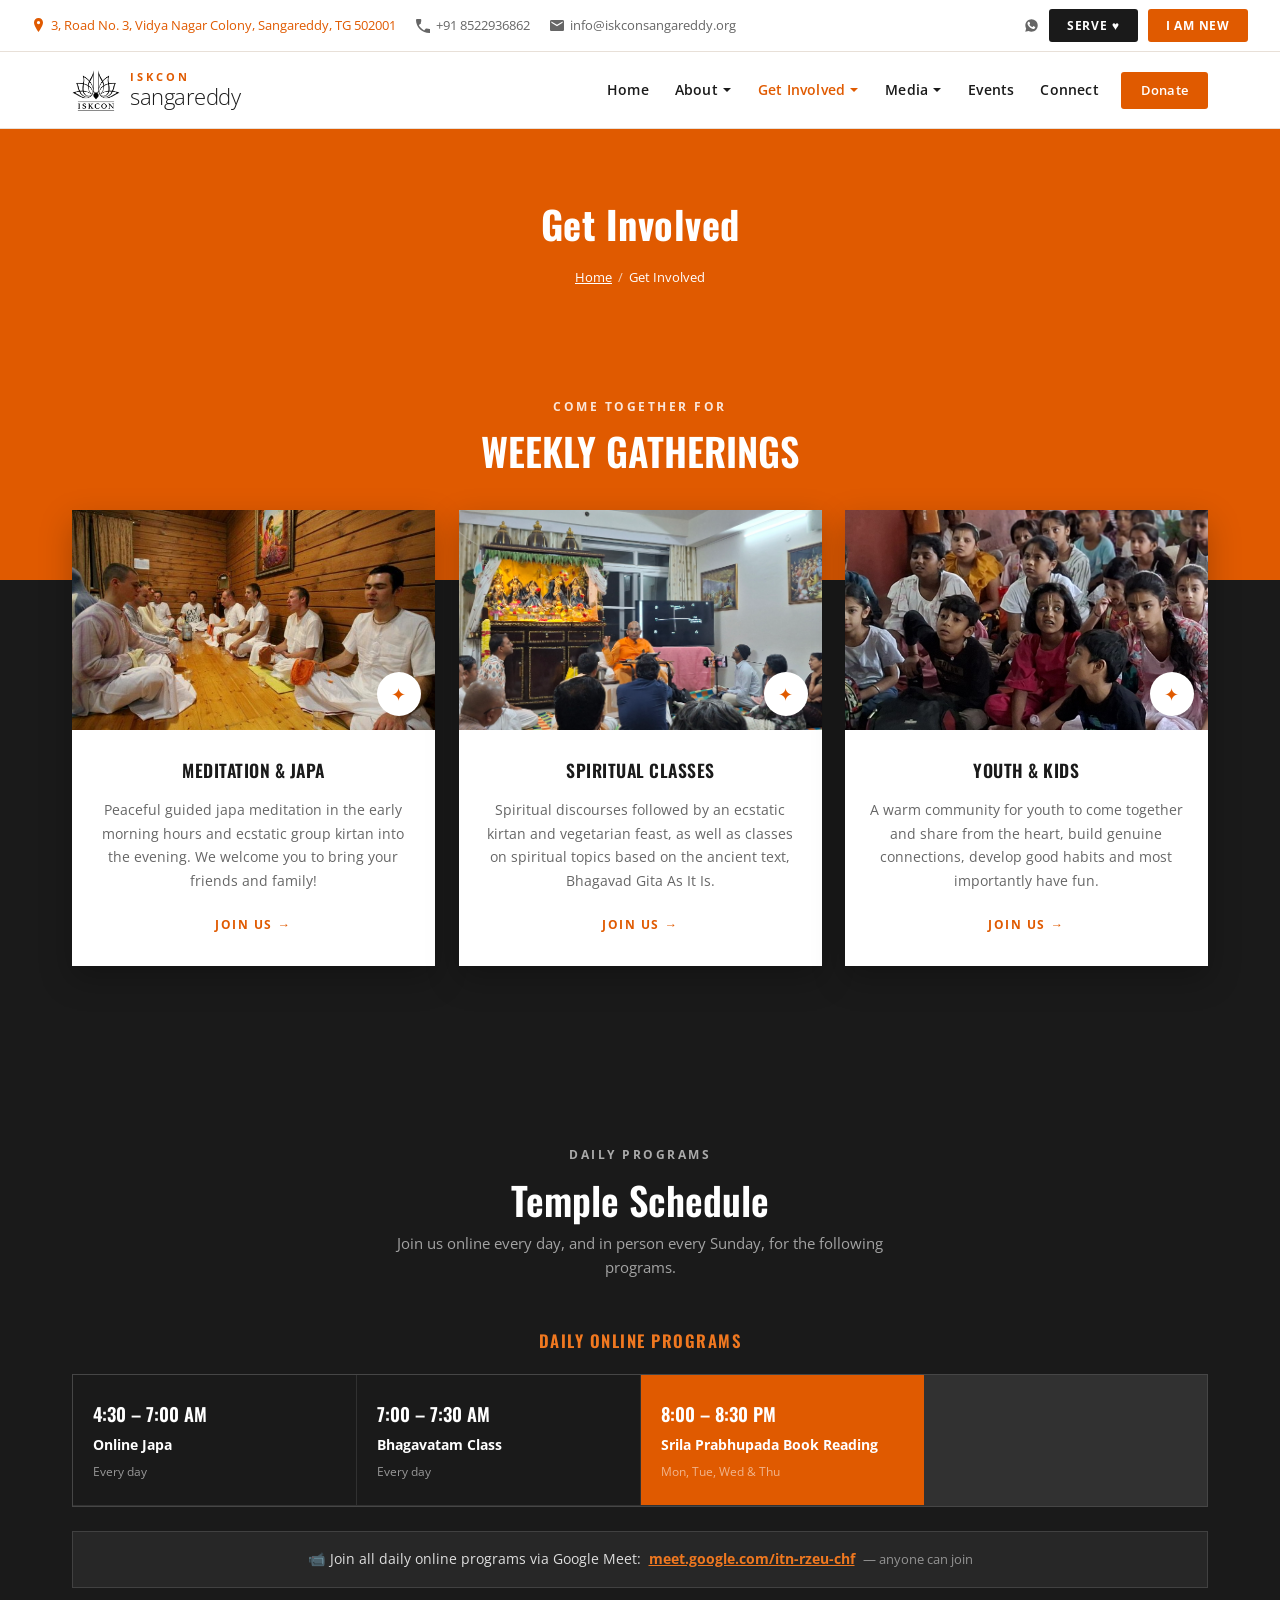
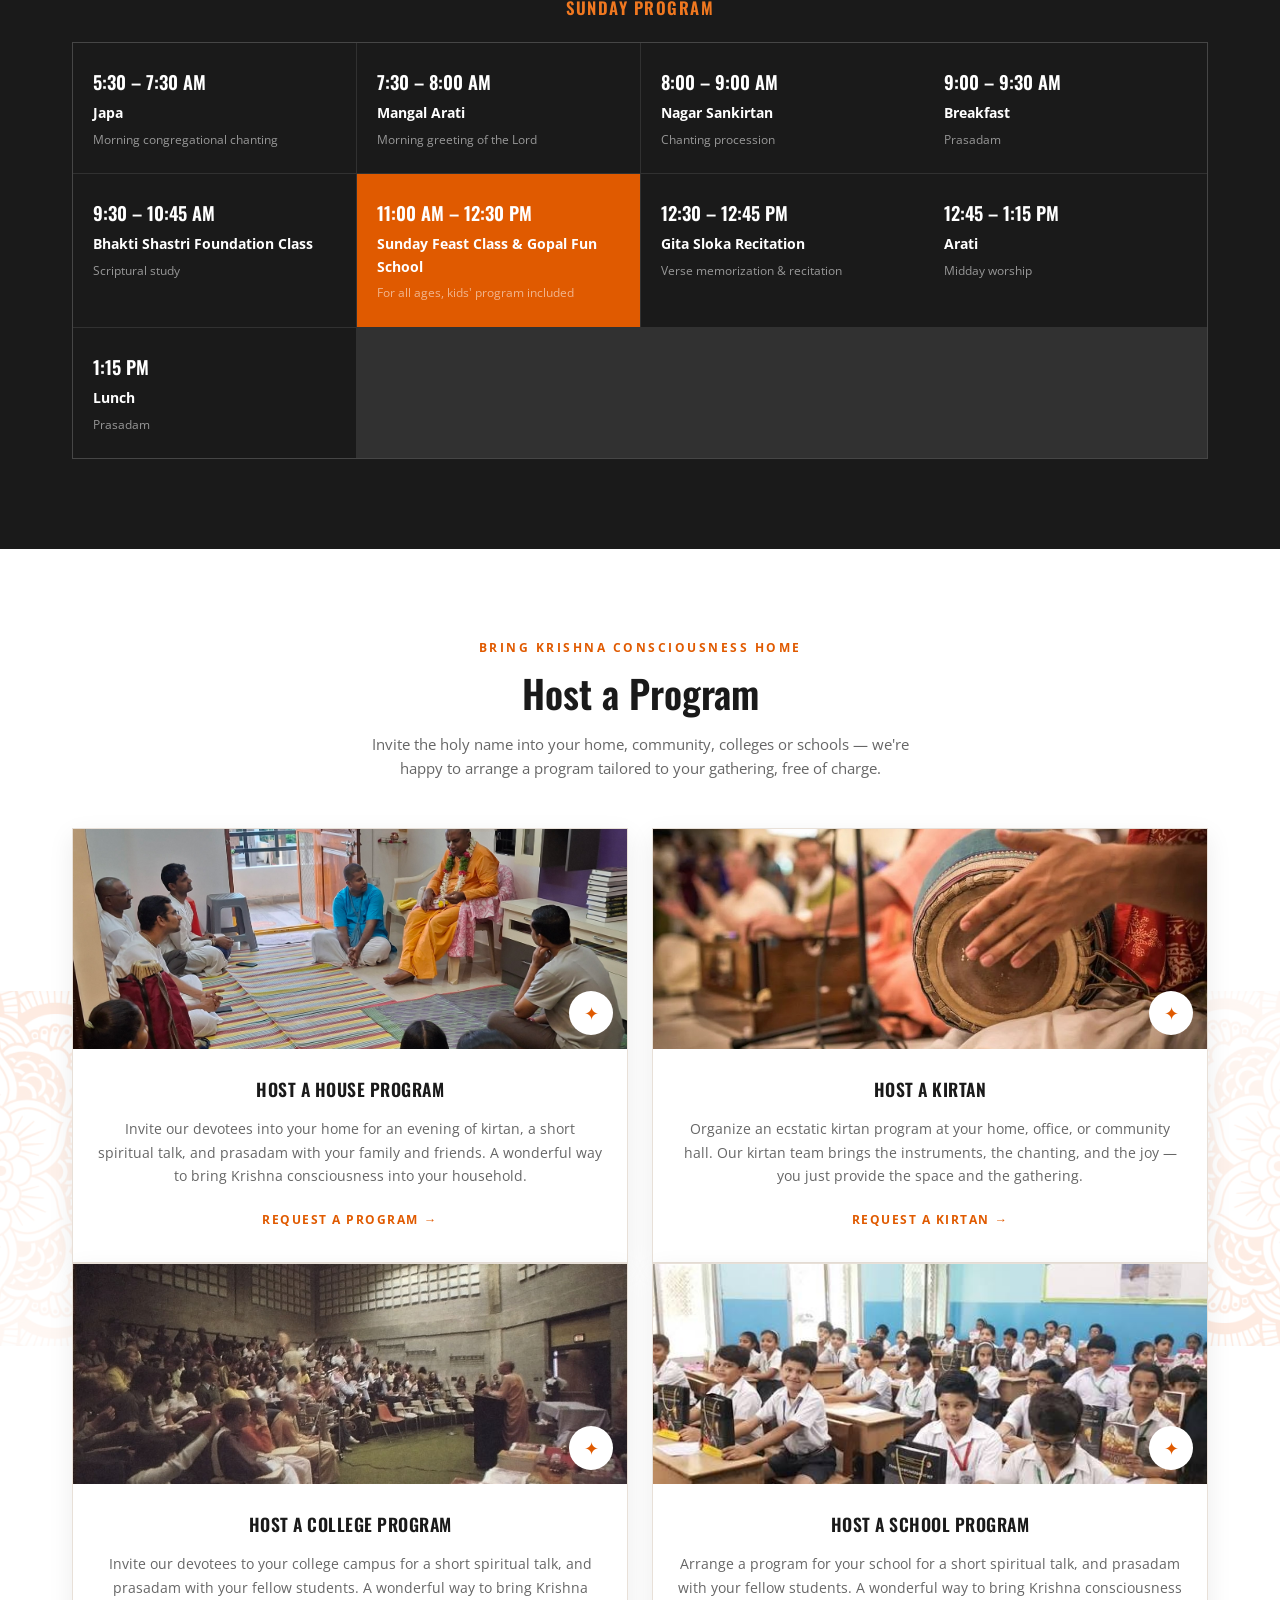
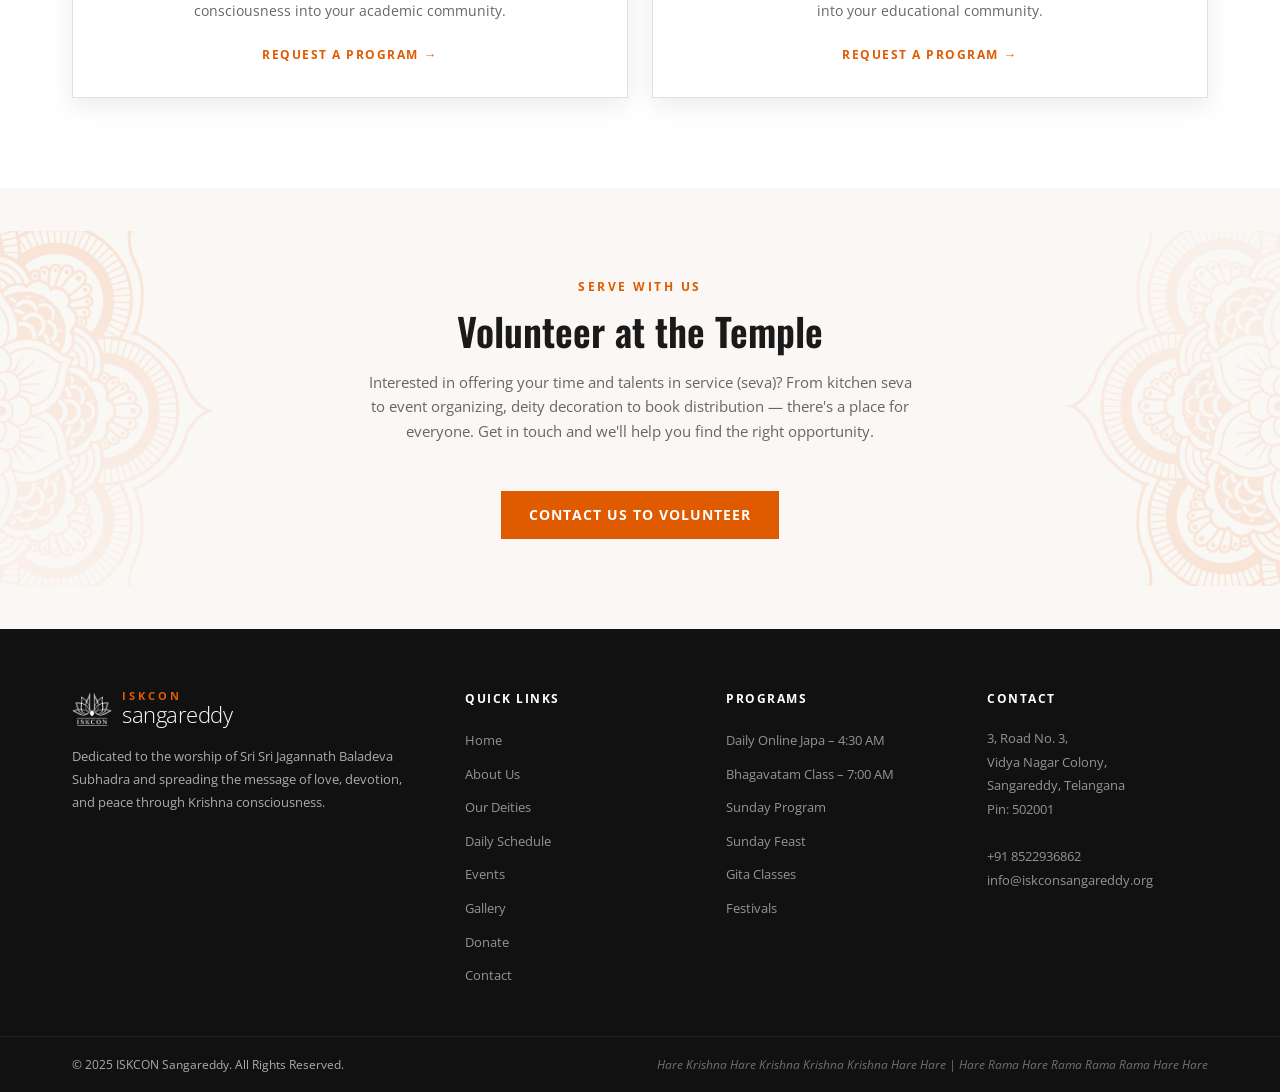
<file: get-involved.html>
<!DOCTYPE html>
<html lang="en">
<head>
  <meta charset="UTF-8" />
  <meta name="viewport" content="width=device-width, initial-scale=1.0" />
  <title>Get Involved – ISKCON Sangareddy</title>
  <meta name="description" content="Daily temple schedule, weekly gatherings, and volunteer opportunities at ISKCON Sangareddy." />
  <link rel="canonical" href="https://www.iskconsangareddy.com/get-involved.html" />
  <meta property="og:type" content="website" />
  <meta property="og:url" content="https://www.iskconsangareddy.com/get-involved.html" />
  <meta property="og:title" content="Get Involved – ISKCON Sangareddy" />
  <meta property="og:description" content="Daily temple schedule, weekly gatherings, and volunteer opportunities at ISKCON Sangareddy." />
  <meta property="og:image" content="https://www.iskconsangareddy.com/images/iskcon_logo.png" />
  <meta name="twitter:card" content="summary_large_image" />
  <meta name="twitter:title" content="Get Involved – ISKCON Sangareddy" />
  <meta name="twitter:description" content="Daily temple schedule, weekly gatherings, and volunteer opportunities at ISKCON Sangareddy." />
  <link rel="icon" type="image/x-icon" href="/favicon.ico" />
  <link rel="icon" type="image/png" sizes="32x32" href="/images/favicon-32x32.png" />
  <link rel="icon" type="image/png" sizes="16x16" href="/images/favicon-16x16.png" />
  <link rel="apple-touch-icon" sizes="180x180" href="/images/apple-touch-icon.png" />
  <link rel="preconnect" href="https://fonts.googleapis.com" />
  <link href="https://fonts.googleapis.com/css2?family=Oswald:wght@600;700&family=Open+Sans:wght@300;400;600;700&family=Playfair+Display:ital,wght@0,700;1,400&display=swap" rel="stylesheet" />
  <link rel="stylesheet" href="css/style.css" />
</head>
<body>

<!-- TOP BAR -->
<div class="topbar">
  <div class="topbar-left">
    <a href="https://maps.app.goo.gl/ef7NH7n49uiAGoAy7" target="_blank" class="topbar-item" style="color:var(--orange);"><svg width="13" height="16" viewBox="0 0 13 16" fill="none"><path d="M6.5 0C4.015 0 2 2.015 2 4.5c0 3.375 4.5 9.5 4.5 9.5S11 7.875 11 4.5C11 2.015 8.985 0 6.5 0zm0 6.125a1.625 1.625 0 1 1 0-3.25 1.625 1.625 0 0 1 0 3.25z" fill="currentColor"/></svg> 3, Road No. 3, Vidya Nagar Colony, Sangareddy, TG 502001</a>
    <span class="topbar-item"><svg width="14" height="14" viewBox="0 0 14 14" fill="none"><path d="M2.8 6.067c1.167 2.3 3.033 4.156 5.333 5.333l1.779-1.778c.222-.222.544-.289.822-.178 0.9.311 1.867.478 2.866.478.489 0 .9.4.9.889V13.1c0 .489-.411.9-.9.9C5.922 14 0 8.078 0 .9 0 .411.4 0 .9 0H4.4c.489 0 .9.4.9.889 0 1-.167 1.966-.478 2.866-.1.278-.033.6.178.823L2.8 6.067z" fill="currentColor"/></svg> +91 8522936862</span>
    <span class="topbar-item"><svg width="14" height="11" viewBox="0 0 14 11" fill="none"><path d="M12.6 0H1.4C.63 0 0 .618 0 1.375v8.25C0 10.382.63 11 1.4 11h11.2c.77 0 1.4-.618 1.4-1.375v-8.25C14 .618 13.37 0 12.6 0zm0 2.75L7 6.188 1.4 2.75V1.375L7 4.813l5.6-3.438V2.75z" fill="currentColor"/></svg> info@iskconsangareddy.org</span>
  </div>
  <div class="topbar-right">
    <a href="https://chat.whatsapp.com/ERGHLRXxZioFd6qzyzdz4h" target="_blank" class="topbar-social" aria-label="WhatsApp"><svg width="15" height="15" viewBox="0 0 24 24" fill="currentColor"><path d="M12.04 2C6.58 2 2.13 6.45 2.13 11.91c0 1.75.46 3.45 1.32 4.95L2 22l5.25-1.38a9.87 9.87 0 0 0 4.79 1.22h.01c5.46 0 9.9-4.45 9.9-9.91 0-2.65-1.03-5.14-2.9-7.01A9.82 9.82 0 0 0 12.04 2zm5.8 14.16c-.25.7-1.44 1.33-1.99 1.36-.51.05-1.15.24-3.72-.78-3.14-1.24-5.15-4.42-5.31-4.63-.15-.2-1.27-1.69-1.27-3.22s.8-2.29 1.09-2.6c.28-.31.61-.39.82-.39.2 0 .41 0 .59.01.19.01.44-.07.69.53.25.6.85 2.07.92 2.22.08.15.13.32.02.53-.1.2-.16.32-.31.5-.15.17-.32.39-.46.52-.15.15-.31.31-.13.62.18.3.79 1.31 1.7 2.12 1.17 1.04 2.16 1.36 2.46 1.51.3.15.48.13.66-.08.18-.2.76-.89.96-1.19.2-.3.41-.25.69-.15.28.1 1.77.83 2.07.98.3.15.5.22.57.35.08.13.08.74-.17 1.44z"/></svg></a>
    <a href="get-involved.html#volunteer" class="topbar-btn btn-serve">SERVE <span>♥</span></a>
    <a href="about.html" class="topbar-btn btn-new">I AM NEW</a>
  </div>
</div>

<!-- NAVBAR -->
<header class="site-header">
  <div class="container">
    <nav class="navbar">
      <a href="index.html" class="logo">
        <div class="logo-lotus">
          <img src="images/iskcon_logo.png" alt="ISKCON Sangareddy logo" />
        </div>
        <div class="logo-text">
          <span class="logo-iskcon">ISKCON</span>
          <span class="logo-location">sangareddy</span>
        </div>
      </a>
      <button class="hamburger" aria-label="Menu"><span></span><span></span><span></span></button>
      <ul class="nav-links">
        <li><a href="index.html">Home</a></li>
        <li class="has-dropdown">
          <a href="about.html">About <svg width="10" height="6" viewBox="0 0 10 6" fill="currentColor"><path d="M1 1l4 4 4-4"/></svg></a>
          <ul class="dropdown">
            <li><a href="about.html">About ISKCON</a></li>
            <li><a href="about.html#prabhupada">Srila Prabhupada</a></li>
            <li><a href="about.html#deities">Our Deities</a></li>
          </ul>
        </li>
        <li class="has-dropdown">
          <a href="get-involved.html" class="active">Get Involved <svg width="10" height="6" viewBox="0 0 10 6" fill="currentColor"><path d="M1 1l4 4 4-4"/></svg></a>
          <ul class="dropdown">
            <li><a href="get-involved.html#schedule">Daily Schedule</a></li>
            <li><a href="get-involved.html#gatherings">Weekly Gatherings</a></li>
            <li><a href="get-involved.html#host-program">Host a Program</a></li>
            <li><a href="get-involved.html#volunteer">Volunteer</a></li>
          </ul>
        </li>
        <li class="has-dropdown">
          <a href="media.html">Media <svg width="10" height="6" viewBox="0 0 10 6" fill="currentColor"><path d="M1 1l4 4 4-4"/></svg></a>
          <ul class="dropdown">
            <li><a href="media.html">Photo Gallery</a></li>
          </ul>
        </li>
        <li><a href="events.html">Events</a></li>
        <li><a href="connect.html">Connect</a></li>
        <li><a href="donate.html" class="nav-donate">Donate</a></li>
      </ul>
    </nav>
  </div>
</header>

<!-- PAGE BANNER -->
<section class="page-banner">
  <div class="container">
    <h1>Get Involved</h1>
    <div class="breadcrumb"><a href="index.html">Home</a><span>/</span>Get Involved</div>
  </div>
</section>

<!-- WEEKLY GATHERINGS -->
<section class="gatherings-section" id="gatherings">
  <div class="gatherings-head">
    <div class="section-tag center" style="color:rgba(255,255,255,0.85);">Come Together For</div>
    <h2 class="section-title center" style="color:#fff;">WEEKLY GATHERINGS</h2>
  </div>
  <div class="container">
    <div class="gather-grid">
      <div class="gather-card">
        <div class="gather-img">
          <img class="photo-ph" src="images/japa.jpg" alt="Program photo" />
          <div class="gather-mark">✦</div>
        </div>
        <div class="gather-body">
          <h3>MEDITATION &amp; JAPA</h3>
          <p>Peaceful guided japa meditation in the early morning hours and ecstatic group kirtan into the evening. We welcome you to bring your friends and family!</p>
          <a href="#schedule" class="join-link">JOIN US <span>→</span></a>
        </div>
      </div>
      <div class="gather-card">
        <div class="gather-img">
          <img class="photo-ph" src="images/class.jpg" alt="Program photo" />
          <div class="gather-mark">✦</div>
        </div>
        <div class="gather-body">
          <h3>SPIRITUAL CLASSES</h3>
          <p>Spiritual discourses followed by an ecstatic kirtan and vegetarian feast, as well as classes on spiritual topics based on the ancient text, Bhagavad Gita As It Is.</p>
          <a href="connect.html" class="join-link">JOIN US <span>→</span></a>
        </div>
      </div>
      <div class="gather-card">
        <div class="gather-img">
          <img class="photo-ph" src="images/kids-school.jpg" alt="Program photo" />
          <div class="gather-mark">✦</div>
        </div>
        <div class="gather-body">
          <h3>YOUTH &amp; KIDS</h3>
          <p>A warm community for youth to come together and share from the heart, build genuine connections, develop good habits and most importantly have fun.</p>
          <a href="connect.html" class="join-link">JOIN US <span>→</span></a>
        </div>
      </div>
    </div>
  </div>
</section>

<!-- SCHEDULE -->
<section class="section schedule-section" id="schedule">
  <div class="container">
    <div class="section-tag center">Daily Programs</div>
    <h2 class="section-title center">Temple Schedule</h2>
    <p class="section-sub center">Join us online every day, and in person every Sunday, for the following programs.</p>

    <h3 class="schedule-subhead">Daily Online Programs</h3>
    <div class="schedule-grid">
      <div class="sch-card"><span class="sch-time">4:30 – 7:00 AM</span><span class="sch-name">Online Japa</span><span class="sch-desc">Every day</span></div>
      <div class="sch-card"><span class="sch-time">7:00 – 7:30 AM</span><span class="sch-name">Bhagavatam Class</span><span class="sch-desc">Every day</span></div>
      <div class="sch-card highlight"><span class="sch-time">8:00 – 8:30 PM</span><span class="sch-name">Srila Prabhupada Book Reading</span><span class="sch-desc">Mon, Tue, Wed &amp; Thu</span></div>
    </div>
    <div class="meet-link-box">
      <span>📹 Join all daily online programs via Google Meet:</span>
      <a href="https://meet.google.com/itn-rzeu-chf" target="_blank">meet.google.com/itn-rzeu-chf</a>
      <span class="meet-note">— anyone can join</span>
    </div>

    <h3 class="schedule-subhead">Sunday Program</h3>
    <div class="schedule-grid">
      <div class="sch-card"><span class="sch-time">5:30 – 7:30 AM</span><span class="sch-name">Japa</span><span class="sch-desc">Morning congregational chanting</span></div>
      <div class="sch-card"><span class="sch-time">7:30 – 8:00 AM</span><span class="sch-name">Mangal Arati</span><span class="sch-desc">Morning greeting of the Lord</span></div>
      <div class="sch-card"><span class="sch-time">8:00 – 9:00 AM</span><span class="sch-name">Nagar Sankirtan</span><span class="sch-desc">Chanting procession</span></div>
      <div class="sch-card"><span class="sch-time">9:00 – 9:30 AM</span><span class="sch-name">Breakfast</span><span class="sch-desc">Prasadam</span></div>
      <div class="sch-card"><span class="sch-time">9:30 – 10:45 AM</span><span class="sch-name">Bhakti Shastri Foundation Class</span><span class="sch-desc">Scriptural study</span></div>
      <div class="sch-card highlight"><span class="sch-time">11:00 AM – 12:30 PM</span><span class="sch-name">Sunday Feast Class &amp; Gopal Fun School</span><span class="sch-desc">For all ages, kids' program included</span></div>
      <div class="sch-card"><span class="sch-time">12:30 – 12:45 PM</span><span class="sch-name">Gita Sloka Recitation</span><span class="sch-desc">Verse memorization &amp; recitation</span></div>
      <div class="sch-card"><span class="sch-time">12:45 – 1:15 PM</span><span class="sch-name">Arati</span><span class="sch-desc">Midday worship</span></div>
      <div class="sch-card"><span class="sch-time">1:15 PM</span><span class="sch-name">Lunch</span><span class="sch-desc">Prasadam</span></div>
    </div>
  </div>
</section>

<!-- HOST A PROGRAM -->
<section class="section deco-section" id="host-program">
  <div class="deco-mandala deco-left"></div>
  <div class="deco-mandala deco-right"></div>
  <div class="container">
    <div class="section-tag center">Bring Krishna Consciousness Home</div>
    <h2 class="section-title center">Host a Program</h2>
    <p class="section-sub center">Invite the holy name into your home, community, colleges or schools — we're happy to arrange a program tailored to your gathering, free of charge.</p>
    <div class="host-grid">
      <div class="gather-card">
        <div class="gather-img">
          <img class="photo-ph" src="images/house-program.jpg" alt="Program photo" />
          <div class="gather-mark">✦</div>
        </div>
        <div class="gather-body">
          <h3>HOST A HOUSE PROGRAM</h3>
          <p>Invite our devotees into your home for an evening of kirtan, a short spiritual talk, and prasadam with your family and friends. A wonderful way to bring Krishna consciousness into your household.</p>
          <a href="connect.html" class="join-link">REQUEST A PROGRAM <span>→</span></a>
        </div>
      </div>
      <div class="gather-card">
        <div class="gather-img">
          <img class="photo-ph" src="images/house-kirtan.jpg" alt="Program photo" />
          <div class="gather-mark">✦</div>
        </div>
        <div class="gather-body">
          <h3>HOST A KIRTAN</h3>
          <p>Organize an ecstatic kirtan program at your home, office, or community hall. Our kirtan team brings the instruments, the chanting, and the joy — you just provide the space and the gathering.</p>
          <a href="connect.html" class="join-link">REQUEST A KIRTAN <span>→</span></a>
        </div>
      </div>
    </div>
    <div class="host-grid">
      <div class="gather-card">
        <div class="gather-img">
          <img class="photo-ph" src="images/college-preaching.jpg" alt="Program photo" />
          <div class="gather-mark">✦</div>
        </div>
        <div class="gather-body">
          <h3>HOST A COLLEGE PROGRAM</h3>
          <p>Invite our devotees to your college campus for a short spiritual talk, and prasadam with your fellow students. A wonderful way to bring Krishna consciousness into your academic community.</p>
          <a href="connect.html" class="join-link">REQUEST A PROGRAM <span>→</span></a>
        </div>
      </div>
      <div class="gather-card">
        <div class="gather-img">
          <img class="photo-ph" src="images/vec.jpg" alt="Program photo" />
          <div class="gather-mark">✦</div>
        </div>
        <div class="gather-body">
          <h3>HOST A SCHOOL PROGRAM</h3>
          <p>Arrange a program for your school for a short spiritual talk, and prasadam with your fellow students. A wonderful way to bring Krishna consciousness into your educational community.</p>
          <a href="connect.html" class="join-link">REQUEST A PROGRAM <span>→</span></a>
        </div>
      </div>
    </div>
  </div>
</section>

<!-- VOLUNTEER CTA -->
<section class="section deco-section" id="volunteer" style="background:var(--bg2); text-align:center;">
  <div class="deco-mandala deco-left"></div>
  <div class="deco-mandala deco-right"></div>
  <div class="container">
    <div class="section-tag center">Serve With Us</div>
    <h2 class="section-title center">Volunteer at the Temple</h2>
    <p class="section-sub center">Interested in offering your time and talents in service (seva)? From kitchen seva to event organizing, deity decoration to book distribution — there's a place for everyone. Get in touch and we'll help you find the right opportunity.</p>
    <div style="text-align:center;"><a href="connect.html" class="btn-primary-solid">CONTACT US TO VOLUNTEER</a></div>
  </div>
</section>

<!-- FOOTER -->
<footer>
  <div class="footer-top">
    <div class="container footer-grid">
      <div class="footer-brand">
        <div class="logo" style="margin-bottom:14px;">
          <div class="logo-lotus" style="width:40px; height:40px; filter: brightness(0) invert(1);">
            <img src="images/iskcon_logo.png" alt="ISKCON Sangareddy logo" />
          </div>
          <div class="logo-text"><span class="logo-iskcon">ISKCON</span><span class="logo-location">sangareddy</span></div>
        </div>
        <p>Dedicated to the worship of Sri Sri Jagannath Baladeva Subhadra and spreading the message of love, devotion, and peace through Krishna consciousness.</p>
      </div>
      <div class="footer-col"><h4>Quick Links</h4><ul><li><a href="index.html">Home</a></li><li><a href="about.html">About Us</a></li><li><a href="about.html#deities">Our Deities</a></li><li><a href="get-involved.html#schedule">Daily Schedule</a></li><li><a href="events.html">Events</a></li><li><a href="media.html">Gallery</a></li><li><a href="donate.html">Donate</a></li><li><a href="connect.html">Contact</a></li></ul></div>
      <div class="footer-col"><h4>Programs</h4><ul><li><a href="get-involved.html#schedule">Daily Online Japa – 4:30 AM</a></li><li><a href="get-involved.html#schedule">Bhagavatam Class – 7:00 AM</a></li><li><a href="get-involved.html#schedule">Sunday Program</a></li><li><a href="events.html">Sunday Feast</a></li><li><a href="events.html">Gita Classes</a></li><li><a href="events.html">Festivals</a></li></ul></div>
      <div class="footer-col"><h4>Contact</h4><address>3, Road No. 3,<br/>Vidya Nagar Colony,<br/>Sangareddy, Telangana<br/>Pin: 502001<br/><br/>+91 8522936862<br/>info@iskconsangareddy.org</address></div>
    </div>
  </div>
  <div class="footer-bottom">
    <div class="container footer-bottom-row">
      <p>© 2025 ISKCON Sangareddy. All Rights Reserved.</p>
      <p class="maha-mantra">Hare Krishna Hare Krishna Krishna Krishna Hare Hare | Hare Rama Hare Rama Rama Rama Hare Hare</p>
    </div>
  </div>
</footer>

<button class="back-top" id="backTop">↑</button>

<script src="js/main.js"></script>
</body>
</html>
</file>
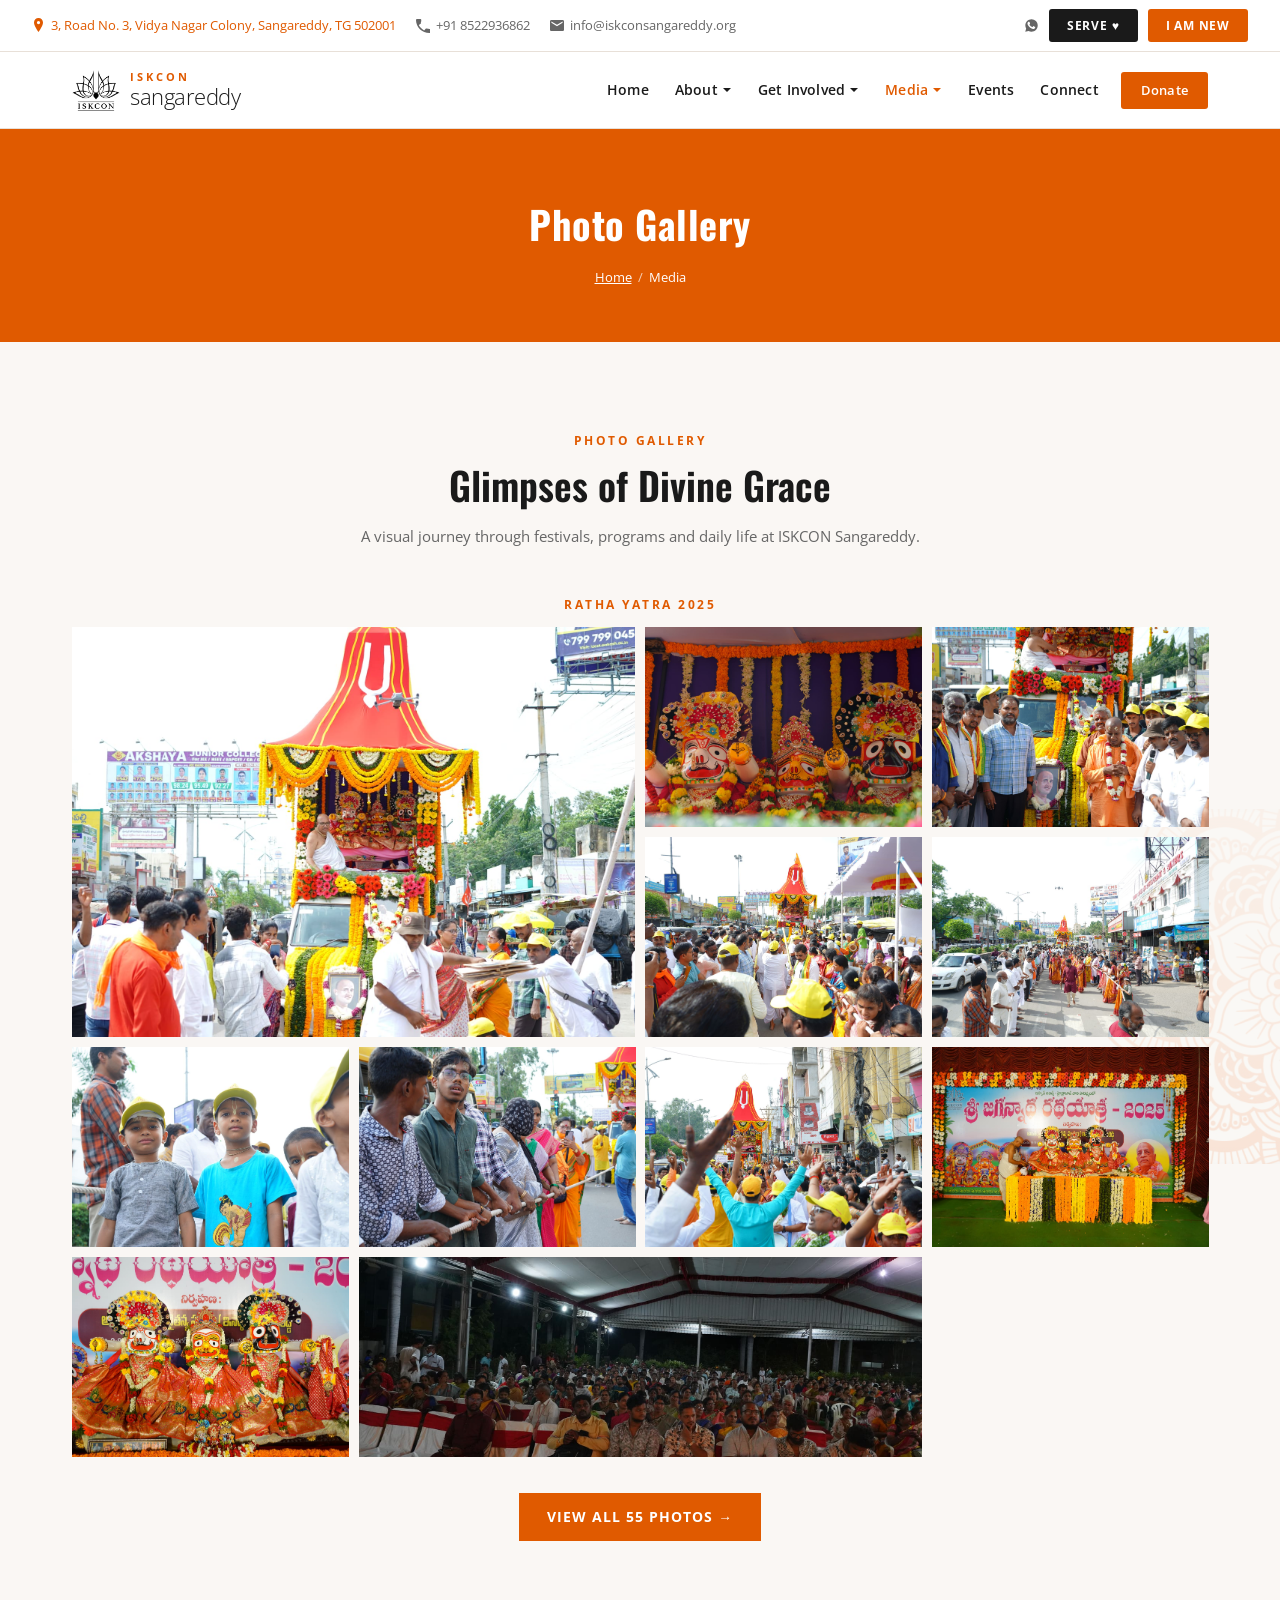
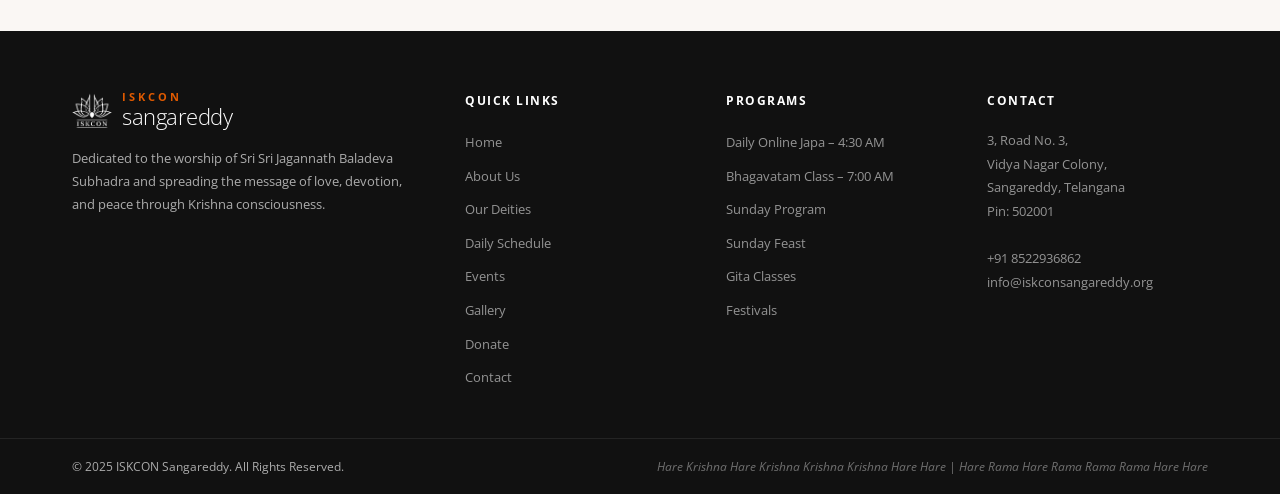
<file: media.html>
<!DOCTYPE html>
<html lang="en">
<head>
  <meta charset="UTF-8" />
  <meta name="viewport" content="width=device-width, initial-scale=1.0" />
  <title>Photo Gallery – ISKCON Sangareddy</title>
  <meta name="description" content="Photo gallery of ISKCON Sangareddy — temple, festivals, kirtan and daily life." />
  <link rel="canonical" href="https://www.iskconsangareddy.com/media.html" />
  <meta property="og:type" content="website" />
  <meta property="og:url" content="https://www.iskconsangareddy.com/media.html" />
  <meta property="og:title" content="Photo Gallery – ISKCON Sangareddy" />
  <meta property="og:description" content="Photo gallery of ISKCON Sangareddy — temple, festivals, kirtan and daily life." />
  <meta property="og:image" content="https://www.iskconsangareddy.com/images/iskcon_logo.png" />
  <meta name="twitter:card" content="summary_large_image" />
  <meta name="twitter:title" content="Photo Gallery – ISKCON Sangareddy" />
  <meta name="twitter:description" content="Photo gallery of ISKCON Sangareddy — temple, festivals, kirtan and daily life." />
  <link rel="icon" type="image/x-icon" href="/favicon.ico" />
  <link rel="icon" type="image/png" sizes="32x32" href="/images/favicon-32x32.png" />
  <link rel="icon" type="image/png" sizes="16x16" href="/images/favicon-16x16.png" />
  <link rel="apple-touch-icon" sizes="180x180" href="/images/apple-touch-icon.png" />
  <link rel="preconnect" href="https://fonts.googleapis.com" />
  <link href="https://fonts.googleapis.com/css2?family=Oswald:wght@600;700&family=Open+Sans:wght@300;400;600;700&family=Playfair+Display:ital,wght@0,700;1,400&display=swap" rel="stylesheet" />
  <link rel="stylesheet" href="css/style.css" />
</head>
<body>

<!-- TOP BAR -->
<div class="topbar">
  <div class="topbar-left">
    <a href="https://maps.app.goo.gl/ef7NH7n49uiAGoAy7" target="_blank" class="topbar-item" style="color:var(--orange);"><svg width="13" height="16" viewBox="0 0 13 16" fill="none"><path d="M6.5 0C4.015 0 2 2.015 2 4.5c0 3.375 4.5 9.5 4.5 9.5S11 7.875 11 4.5C11 2.015 8.985 0 6.5 0zm0 6.125a1.625 1.625 0 1 1 0-3.25 1.625 1.625 0 0 1 0 3.25z" fill="currentColor"/></svg> 3, Road No. 3, Vidya Nagar Colony, Sangareddy, TG 502001</a>
    <span class="topbar-item"><svg width="14" height="14" viewBox="0 0 14 14" fill="none"><path d="M2.8 6.067c1.167 2.3 3.033 4.156 5.333 5.333l1.779-1.778c.222-.222.544-.289.822-.178 0.9.311 1.867.478 2.866.478.489 0 .9.4.9.889V13.1c0 .489-.411.9-.9.9C5.922 14 0 8.078 0 .9 0 .411.4 0 .9 0H4.4c.489 0 .9.4.9.889 0 1-.167 1.966-.478 2.866-.1.278-.033.6.178.823L2.8 6.067z" fill="currentColor"/></svg> +91 8522936862</span>
    <span class="topbar-item"><svg width="14" height="11" viewBox="0 0 14 11" fill="none"><path d="M12.6 0H1.4C.63 0 0 .618 0 1.375v8.25C0 10.382.63 11 1.4 11h11.2c.77 0 1.4-.618 1.4-1.375v-8.25C14 .618 13.37 0 12.6 0zm0 2.75L7 6.188 1.4 2.75V1.375L7 4.813l5.6-3.438V2.75z" fill="currentColor"/></svg> info@iskconsangareddy.org</span>
  </div>
  <div class="topbar-right">
    <a href="https://chat.whatsapp.com/ERGHLRXxZioFd6qzyzdz4h" target="_blank" class="topbar-social" aria-label="WhatsApp"><svg width="15" height="15" viewBox="0 0 24 24" fill="currentColor"><path d="M12.04 2C6.58 2 2.13 6.45 2.13 11.91c0 1.75.46 3.45 1.32 4.95L2 22l5.25-1.38a9.87 9.87 0 0 0 4.79 1.22h.01c5.46 0 9.9-4.45 9.9-9.91 0-2.65-1.03-5.14-2.9-7.01A9.82 9.82 0 0 0 12.04 2zm5.8 14.16c-.25.7-1.44 1.33-1.99 1.36-.51.05-1.15.24-3.72-.78-3.14-1.24-5.15-4.42-5.31-4.63-.15-.2-1.27-1.69-1.27-3.22s.8-2.29 1.09-2.6c.28-.31.61-.39.82-.39.2 0 .41 0 .59.01.19.01.44-.07.69.53.25.6.85 2.07.92 2.22.08.15.13.32.02.53-.1.2-.16.32-.31.5-.15.17-.32.39-.46.52-.15.15-.31.31-.13.62.18.3.79 1.31 1.7 2.12 1.17 1.04 2.16 1.36 2.46 1.51.3.15.48.13.66-.08.18-.2.76-.89.96-1.19.2-.3.41-.25.69-.15.28.1 1.77.83 2.07.98.3.15.5.22.57.35.08.13.08.74-.17 1.44z"/></svg></a>
    <a href="get-involved.html#volunteer" class="topbar-btn btn-serve">SERVE <span>♥</span></a>
    <a href="about.html" class="topbar-btn btn-new">I AM NEW</a>
  </div>
</div>

<!-- NAVBAR -->
<header class="site-header">
  <div class="container">
    <nav class="navbar">
      <a href="index.html" class="logo">
        <div class="logo-lotus">
          <img src="images/iskcon_logo.png" alt="ISKCON Sangareddy logo" />
        </div>
        <div class="logo-text">
          <span class="logo-iskcon">ISKCON</span>
          <span class="logo-location">sangareddy</span>
        </div>
      </a>
      <button class="hamburger" aria-label="Menu"><span></span><span></span><span></span></button>
      <ul class="nav-links">
        <li><a href="index.html">Home</a></li>
        <li class="has-dropdown">
          <a href="about.html">About <svg width="10" height="6" viewBox="0 0 10 6" fill="currentColor"><path d="M1 1l4 4 4-4"/></svg></a>
          <ul class="dropdown">
            <li><a href="about.html">About ISKCON</a></li>
            <li><a href="about.html#prabhupada">Srila Prabhupada</a></li>
            <li><a href="about.html#deities">Our Deities</a></li>
          </ul>
        </li>
        <li class="has-dropdown">
          <a href="get-involved.html">Get Involved <svg width="10" height="6" viewBox="0 0 10 6" fill="currentColor"><path d="M1 1l4 4 4-4"/></svg></a>
          <ul class="dropdown">
            <li><a href="get-involved.html#schedule">Daily Schedule</a></li>
            <li><a href="get-involved.html#gatherings">Weekly Gatherings</a></li>
            <li><a href="get-involved.html#host-program">Host a Program</a></li>
            <li><a href="get-involved.html#volunteer">Volunteer</a></li>
          </ul>
        </li>
        <li class="has-dropdown">
          <a href="media.html" class="active">Media <svg width="10" height="6" viewBox="0 0 10 6" fill="currentColor"><path d="M1 1l4 4 4-4"/></svg></a>
          <ul class="dropdown">
            <li><a href="media.html">Photo Gallery</a></li>
          </ul>
        </li>
        <li><a href="events.html">Events</a></li>
        <li><a href="connect.html">Connect</a></li>
        <li><a href="donate.html" class="nav-donate">Donate</a></li>
      </ul>
    </nav>
  </div>
</header>

<!-- PAGE BANNER -->
<section class="page-banner">
  <div class="container">
    <h1>Photo Gallery</h1>
    <div class="breadcrumb"><a href="index.html">Home</a><span>/</span>Media</div>
  </div>
</section>

<!-- GALLERY -->
<section class="section gallery-section deco-section" id="gallery">
  <div class="deco-mandala deco-right"></div>
  <div class="container">
    <div class="section-tag center">Photo Gallery</div>
    <h2 class="section-title center">Glimpses of Divine Grace</h2>
    <p class="section-sub center">A visual journey through festivals, programs and daily life at ISKCON Sangareddy.</p>
    <div class="section-tag center" style="margin-top:0;">Ratha Yatra 2025</div>
    <div class="gallery-grid">
      <div class="gal-item tall"><img class="gal-photo" src="images/bycs_ry_25/DSC00816.JPG" alt="Ratha Yatra 2025" /><div class="gal-overlay"><span>Ratha Yatra 2025</span></div></div>
      <div class="gal-item"><img class="gal-photo" src="images/bycs_ry_25/DSC00890.JPG" alt="Ratha Yatra 2025" /><div class="gal-overlay"><span>Ratha Yatra 2025</span></div></div>
      <div class="gal-item"><img class="gal-photo" src="images/bycs_ry_25/DSC00957.JPG" alt="Ratha Yatra 2025" /><div class="gal-overlay"><span>Ratha Yatra 2025</span></div></div>
      <div class="gal-item"><img class="gal-photo" src="images/bycs_ry_25/DSC00991.JPG" alt="Ratha Yatra 2025" /><div class="gal-overlay"><span>Ratha Yatra 2025</span></div></div>
      <div class="gal-item"><img class="gal-photo" src="images/bycs_ry_25/DSC01002.JPG" alt="Ratha Yatra 2025" /><div class="gal-overlay"><span>Ratha Yatra 2025</span></div></div>
      <div class="gal-item"><img class="gal-photo" src="images/bycs_ry_25/DSC01143.JPG" alt="Ratha Yatra 2025" /><div class="gal-overlay"><span>Ratha Yatra 2025</span></div></div>
      <div class="gal-item"><img class="gal-photo" src="images/bycs_ry_25/DSC01218.JPG" alt="Ratha Yatra 2025" /><div class="gal-overlay"><span>Ratha Yatra 2025</span></div></div>
      <div class="gal-item"><img class="gal-photo" src="images/bycs_ry_25/DSC01291.JPG" alt="Ratha Yatra 2025" /><div class="gal-overlay"><span>Ratha Yatra 2025</span></div></div>
      <div class="gal-item"><img class="gal-photo" src="images/bycs_ry_25/DSC01391.JPG" alt="Ratha Yatra 2025" /><div class="gal-overlay"><span>Ratha Yatra 2025</span></div></div>
      <div class="gal-item"><img class="gal-photo" src="images/bycs_ry_25/DSC01414.JPG" alt="Ratha Yatra 2025" /><div class="gal-overlay"><span>Ratha Yatra 2025</span></div></div>
      <div class="gal-item wide"><img class="gal-photo" src="images/bycs_ry_25/DSC01435.JPG" alt="Ratha Yatra 2025" /><div class="gal-overlay"><span>Ratha Yatra 2025</span></div></div>
    </div>
    <div style="text-align:center; margin-top:36px;">
      <a href="https://photos.app.goo.gl/7gHx75bNiJCbqa4x6" target="_blank" class="btn-primary-solid">View All 55 Photos &rarr;</a>
    </div>
  </div>
</section>

<!-- FOOTER -->
<footer>
  <div class="footer-top">
    <div class="container footer-grid">
      <div class="footer-brand">
        <div class="logo" style="margin-bottom:14px;">
          <div class="logo-lotus" style="width:40px; height:40px; filter: brightness(0) invert(1);">
            <img src="images/iskcon_logo.png" alt="ISKCON Sangareddy logo" />
          </div>
          <div class="logo-text"><span class="logo-iskcon">ISKCON</span><span class="logo-location">sangareddy</span></div>
        </div>
        <p>Dedicated to the worship of Sri Sri Jagannath Baladeva Subhadra and spreading the message of love, devotion, and peace through Krishna consciousness.</p>
      </div>
      <div class="footer-col"><h4>Quick Links</h4><ul><li><a href="index.html">Home</a></li><li><a href="about.html">About Us</a></li><li><a href="about.html#deities">Our Deities</a></li><li><a href="get-involved.html#schedule">Daily Schedule</a></li><li><a href="events.html">Events</a></li><li><a href="media.html">Gallery</a></li><li><a href="donate.html">Donate</a></li><li><a href="connect.html">Contact</a></li></ul></div>
      <div class="footer-col"><h4>Programs</h4><ul><li><a href="get-involved.html#schedule">Daily Online Japa – 4:30 AM</a></li><li><a href="get-involved.html#schedule">Bhagavatam Class – 7:00 AM</a></li><li><a href="get-involved.html#schedule">Sunday Program</a></li><li><a href="events.html">Sunday Feast</a></li><li><a href="events.html">Gita Classes</a></li><li><a href="events.html">Festivals</a></li></ul></div>
      <div class="footer-col"><h4>Contact</h4><address>3, Road No. 3,<br/>Vidya Nagar Colony,<br/>Sangareddy, Telangana<br/>Pin: 502001<br/><br/>+91 8522936862<br/>info@iskconsangareddy.org</address></div>
    </div>
  </div>
  <div class="footer-bottom">
    <div class="container footer-bottom-row">
      <p>© 2025 ISKCON Sangareddy. All Rights Reserved.</p>
      <p class="maha-mantra">Hare Krishna Hare Krishna Krishna Krishna Hare Hare | Hare Rama Hare Rama Rama Rama Hare Hare</p>
    </div>
  </div>
</footer>

<button class="back-top" id="backTop">↑</button>

<script src="js/main.js"></script>
</body>
</html>
</file>
<file: css/style.css>
/* ===== RESET ===== */
*, *::before, *::after { box-sizing: border-box; margin: 0; padding: 0; }
html { scroll-behavior: smooth; }
body { font-family: 'Open Sans', 'Segoe UI', sans-serif; color: #1a1a1a; background: #fff; line-height: 1.6; }
a { text-decoration: none; color: inherit; }
img { max-width: 100%; display: block; }
ul { list-style: none; }
address { font-style: normal; }

:root {
  --orange: #E05A00;
  --orange-light: #F07820;
  --dark: #1a1a1a;
  --mid: #3d3d3d;
  --muted: #666;
  --line: #e8e0d8;
  --bg: #fff;
  --bg2: #faf7f4;
}

.container { max-width: 1200px; margin: 0 auto; padding: 0 32px; }

/* ===== TOP BAR ===== */
.topbar {
  background: #fff;
  border-bottom: 1px solid var(--line);
  padding: 9px 32px;
  display: flex;
  align-items: center;
  justify-content: space-between;
  flex-wrap: wrap;
  gap: 8px;
  font-size: 0.8rem;
  color: var(--muted);
}
.topbar-left { display: flex; align-items: center; gap: 20px; flex-wrap: wrap; }
.topbar-item { display: flex; align-items: center; gap: 6px; }
.topbar-right { display: flex; align-items: center; gap: 10px; }
.topbar-social { color: var(--muted); display: flex; align-items: center; transition: color 0.2s; }
.topbar-social:hover { color: var(--orange); }
.topbar-btn {
  padding: 7px 18px; font-size: 0.75rem; font-weight: 700;
  border-radius: 3px; letter-spacing: 0.8px; text-transform: uppercase;
  transition: opacity 0.2s;
}
.topbar-btn:hover { opacity: 0.85; }
.btn-serve { background: #1a1a1a; color: #fff; }
.btn-new { background: var(--orange); color: #fff; }

/* ===== NAVBAR ===== */
.site-header {
  position: sticky; top: 0; z-index: 1000;
  background: #fff;
  border-bottom: 1px solid var(--line);
}
.navbar { display: flex; align-items: center; justify-content: space-between; padding: 14px 0; }
.logo { display: flex; align-items: center; gap: 10px; }
.logo-lotus { width: 48px; height: 48px; flex-shrink: 0; display: flex; align-items: center; justify-content: center; }
.logo-lotus img { width: 100%; height: 100%; object-fit: contain; }
.logo-text { display: flex; flex-direction: column; line-height: 1.15; }
.logo-iskcon { font-family: 'Open Sans', sans-serif; font-size: 0.7rem; font-weight: 700; letter-spacing: 3px; color: var(--orange); text-transform: uppercase; }
.logo-location { font-size: 1.4rem; font-weight: 300; color: var(--dark); letter-spacing: -0.5px; }
.logo-location span { font-weight: 700; }

.nav-links { display: flex; align-items: center; gap: 2px; }
.nav-links > li { position: relative; }
.nav-links > li > a {
  display: flex; align-items: center; gap: 4px;
  padding: 8px 12px; font-size: 0.85rem; font-weight: 600;
  color: var(--dark); letter-spacing: 0.2px;
  transition: color 0.2s;
}
.nav-links > li > a:hover, .nav-links > li > a.active { color: var(--orange); }
.nav-links > li > a svg { transition: transform 0.2s; }
.nav-links > li:hover > a svg { transform: rotate(180deg); }
.has-dropdown .dropdown {
  display: none; position: absolute; top: 100%; left: 0;
  background: #fff; border: 1px solid var(--line);
  border-top: 2px solid var(--orange);
  min-width: 200px; z-index: 200;
  box-shadow: 0 8px 30px rgba(0,0,0,0.1);
}
.has-dropdown:hover .dropdown { display: block; }
.dropdown li a { display: block; padding: 10px 18px; font-size: 0.82rem; color: var(--mid); border-bottom: 1px solid var(--line); transition: background 0.15s, color 0.15s; }
.dropdown li:last-child a { border-bottom: none; }
.dropdown li a:hover { background: #faf7f4; color: var(--orange); }
.nav-donate {
  background: var(--orange); color: #fff !important;
  padding: 8px 20px !important; border-radius: 3px;
  font-size: 0.82rem !important; letter-spacing: 0.5px;
  margin-left: 8px;
}
.nav-donate:hover { background: var(--orange-light) !important; }
.hamburger { display: none; background: none; border: none; cursor: pointer; flex-direction: column; gap: 5px; padding: 4px; }
.hamburger span { display: block; width: 24px; height: 2px; background: var(--dark); transition: 0.3s; }
.hamburger.open span:nth-child(1) { transform: translateY(7px) rotate(45deg); }
.hamburger.open span:nth-child(2) { opacity: 0; }
.hamburger.open span:nth-child(3) { transform: translateY(-7px) rotate(-45deg); }

/* ===== PAGE BANNER (inner pages) ===== */
.page-banner { background: var(--orange); color: #fff; padding: 64px 0 54px; text-align: center; }
.page-banner h1 { font-family: 'Oswald', sans-serif; font-size: 2.4rem; font-weight: 700; letter-spacing: 0.5px; margin-bottom: 12px; }
.page-banner .breadcrumb { font-size: 0.82rem; opacity: 0.9; }
.page-banner .breadcrumb a { text-decoration: underline; }
.page-banner .breadcrumb span { opacity: 0.7; margin: 0 6px; }

/* ===== HERO ===== */
.hero {
  position: relative; overflow: hidden;
  background: #fff;
  display: flex; align-items: center;
}
.mandala {
  position: absolute; top: 50%; transform: translateY(-50%);
  width: 340px; height: 440px; pointer-events: none;
  background-size: contain; background-repeat: no-repeat;
  opacity: 0.9;
}
.mandala-left { left: 0; background-image: url('../images/mandala-left.png'); background-position: left center; }
.mandala-right { right: 0; background-image: url('../images/mandala-right.png'); background-position: right center; }
.hero-inner {
  display: grid; grid-template-columns: 1.9fr 1fr;
  align-items: center; gap: 40px;
  padding-top: 70px; padding-bottom: 70px;
  box-sizing: border-box;
  position: relative; z-index: 2;
}
.hero-image { display: flex; justify-content: center; align-items: center; }
.deity-photo { width: 100%; max-width: 1000px; height: auto; }
.hero-text { padding-left: 20px; }
.hero-title {
  font-family: 'Oswald', sans-serif;
  font-size: clamp(2.2rem, 3.6vw, 3.6rem);
  font-weight: 700; line-height: 1.05;
  color: var(--dark); letter-spacing: -1px;
  margin-bottom: 20px;
}
.hero-tagline {
  font-size: 0.9rem; font-weight: 700; letter-spacing: 2px;
  text-transform: uppercase; color: var(--orange);
  margin-bottom: 18px;
}
.hero-subtitle {
  font-size: 1.05rem; color: var(--muted);
  max-width: 420px; margin-bottom: 28px;
  font-weight: 300; line-height: 1.7;
}
.hero-link {
  display: inline-flex; align-items: center; gap: 6px;
  font-size: 0.95rem; font-weight: 700; letter-spacing: 1.5px;
  color: var(--dark); text-transform: uppercase;
  border-bottom: 2px solid var(--dark);
  padding-bottom: 2px; transition: color 0.2s, border-color 0.2s;
}
.hero-link:hover { color: var(--orange); border-color: var(--orange); }

/* ===== MARQUEE ===== */
.marquee-bar {
  background: var(--orange); color: #fff;
  padding: 10px 0; overflow: hidden;
}
.marquee-track {
  display: flex; gap: 0; align-items: center;
  animation: marquee 35s linear infinite; white-space: nowrap;
}
.marquee-bar:hover .marquee-track { animation-play-state: paused; }
@keyframes marquee { 0% { transform: translateX(0); } 100% { transform: translateX(-50%); } }
.mq-item { font-size: 0.82rem; font-weight: 600; letter-spacing: 0.3px; padding: 0 20px; }
.mq-sep { opacity: 0.6; padding: 0 4px; }

/* ===== DECORATIVE MANDALAS (white sections) ===== */
.deco-section { position: relative; overflow: hidden; }
.deco-mandala {
  position: absolute; top: 50%; transform: translateY(-50%);
  width: 280px; height: 360px; background-size: contain; background-repeat: no-repeat;
  opacity: 0.14; pointer-events: none; z-index: 0;
}
.deco-left { left: -50px; background-image: url('../images/mandala-left.png'); background-position: left center; }
.deco-right { right: -50px; background-image: url('../images/mandala-right.png'); background-position: right center; }
.deco-section > .container, .deco-section > .two-col, .deco-section > .gatherings-head { position: relative; z-index: 1; }

/* ===== SECTIONS ===== */
.section { padding: 90px 0; }
.section-tag {
  display: inline-block; font-size: 0.72rem; font-weight: 700;
  letter-spacing: 2.5px; text-transform: uppercase;
  color: var(--orange); margin-bottom: 12px;
}
.section-tag.center { display: block; text-align: center; }
.section-title {
  font-family: 'Oswald', sans-serif; font-size: 2.4rem; font-weight: 600;
  color: var(--dark); line-height: 1.2; margin-bottom: 16px;
}
.section-title em { font-style: italic; font-family: 'Playfair Display', serif; font-size: 0.9em; color: var(--orange); }
.section-title.center { text-align: center; }
.section-sub { text-align: center; color: var(--muted); max-width: 560px; margin: 0 auto 48px; font-size: 0.95rem; }
.text-link {
  display: inline-flex; align-items: center; gap: 4px;
  font-size: 0.78rem; font-weight: 700; letter-spacing: 2px;
  text-transform: uppercase; color: var(--dark);
  border-bottom: 1.5px solid var(--dark); padding-bottom: 1px;
  transition: color 0.2s, border-color 0.2s;
}
.text-link:hover { color: var(--orange); border-color: var(--orange); }

/* ===== REUSABLE PHOTO PLACEHOLDER =====
   Every photo slot uses <img class="photo-ph" src="images/placeholder.svg">.
   To use a real photo, just change the src to your image file. */
.photo-ph { width: 100%; height: 100%; display: block; object-fit: cover; }
/* Placeholders inside slots that carry overlays (date badge, mark) fill absolutely */
.ev-img-ph .photo-ph, .gather-img .photo-ph { position: absolute; inset: 0; }

/* ===== ABOUT ===== */
.about { background: #fff; }
.two-col { display: grid; grid-template-columns: 1fr 1fr; gap: 72px; align-items: center; }
.col-text .section-title { margin-top: 8px; }
.col-text p { color: var(--muted); margin-bottom: 16px; font-size: 0.95rem; line-height: 1.75; }
.img-placeholder {
  background: var(--bg2); border: 1px solid var(--line);
  display: flex; align-items: center; justify-content: center;
}
.img-ph-inner { display: flex; flex-direction: column; align-items: center; gap: 12px; }
.img-ph-inner p { font-size: 0.8rem; color: var(--muted); letter-spacing: 1px; text-transform: uppercase; }
.features-row { display: grid; grid-template-columns: 1fr 1fr; gap: 18px; margin: 28px 0; }
.feat { display: flex; gap: 12px; align-items: flex-start; }
.feat-icon { color: var(--orange); font-size: 0.9rem; margin-top: 2px; flex-shrink: 0; }
.feat strong { display: block; font-size: 0.88rem; font-weight: 700; color: var(--dark); margin-bottom: 2px; }
.feat p { font-size: 0.8rem; color: var(--muted); margin: 0; }

/* ===== INFO BLOCK (What is ISKCON / GBC) ===== */
.info-block { background: #fff; position: relative; overflow: hidden; }
.info-block .container { position: relative; z-index: 1; }
.info-eyebrow { display: flex; align-items: center; gap: 8px; color: var(--orange); font-weight: 700; font-size: 0.95rem; margin: 16px 0 20px; }
.info-eyebrow span { font-size: 1.2rem; }
.info-photo { border-radius: 14px; overflow: hidden; box-shadow: 10px 10px 0 rgba(224,90,0,0.85); }
.mandala-decor {
  position: absolute; width: 440px; height: 540px;
  background-image: url('../images/mandala-right.png');
  background-size: contain; background-repeat: no-repeat; background-position: right bottom;
  opacity: 0.95; z-index: 0; pointer-events: none;
}
.mandala-decor.br { right: -70px; bottom: -130px; }

/* ===== SRILA PRABHUPADA ===== */
.prabhupada-section { background: var(--orange); overflow: hidden; }
.prabhupada-inner { display: grid; grid-template-columns: 0.9fr 1.4fr; align-items: stretch; }
.prabhupada-photo { min-height: 480px; }
.prabhupada-text { background: #fff; padding: 64px 64px 64px 56px; display: flex; flex-direction: column; justify-content: center; }
.prabhupada-text .section-title { font-size: 2.4rem; margin: 10px 0 18px; }
.prabhupada-quote { font-family: 'Playfair Display', serif; font-style: italic; color: var(--orange); font-size: 1.05rem; margin-bottom: 20px !important; }
.prabhupada-text p { color: var(--mid); font-size: 0.95rem; line-height: 1.75; margin-bottom: 16px; }
.btn-outline-orange {
  display: inline-block; margin-top: 10px; border: 1.5px solid var(--orange); color: var(--orange);
  padding: 12px 28px; font-size: 0.82rem; font-weight: 700; letter-spacing: 1px;
  transition: background 0.2s, color 0.2s;
}
.btn-outline-orange:hover { background: var(--orange); color: #fff; }

/* ===== RATHA YATRA FESTIVAL ===== */
.ratha-section { background: var(--bg2); }
.ratha-badge {
  display: block; width: fit-content; margin: 0 auto 16px;
  background: var(--orange); color: #fff;
  font-size: 0.8rem; font-weight: 700; letter-spacing: 1.5px; text-transform: uppercase;
  padding: 7px 20px; border-radius: 30px;
}
.ratha-details {
  display: flex; flex-wrap: wrap; justify-content: center; gap: 16px;
  margin: 0 auto 44px; max-width: 900px;
}
.ratha-detail {
  flex: 1 1 240px; background: #fff; border: 1px solid var(--line);
  border-radius: 12px; padding: 18px 22px; text-align: center;
}
.ratha-detail strong { display: block; color: var(--orange); font-size: 0.95rem; margin-bottom: 6px; }
.ratha-detail span { font-size: 0.9rem; color: var(--mid); }
.poster-grid {
  display: grid; grid-template-columns: repeat(3, 1fr); gap: 24px;
}
.poster-item {
  display: block; position: relative; border-radius: 12px; overflow: hidden;
  box-shadow: 0 8px 30px rgba(0,0,0,0.12); background: #fff;
  transition: transform 0.25s, box-shadow 0.25s;
}
.poster-item:hover { transform: translateY(-6px); box-shadow: 0 14px 40px rgba(0,0,0,0.18); }
.poster-item img { width: 100%; height: auto; display: block; }
.poster-caption {
  display: block; text-align: center; padding: 12px;
  font-size: 0.85rem; font-weight: 700; letter-spacing: 0.5px;
  color: var(--dark); background: #fff; border-top: 1px solid var(--line);
}

/* ===== WEEKLY GATHERINGS ===== */
.gatherings-section { background: var(--dark); padding-bottom: 90px; }
.gatherings-head { background: var(--orange); padding: 56px 0 90px; text-align: center; }
.gatherings-head .section-tag.center { color: rgba(255,255,255,0.85); }
.gather-grid { display: grid; grid-template-columns: repeat(3, 1fr); gap: 24px; margin-top: -70px; }
.host-grid { display: grid; grid-template-columns: 1fr 1fr; gap: 24px; }
.host-grid .gather-card { box-shadow: 0 8px 24px rgba(0,0,0,0.08); border: 1px solid var(--line); }
.gather-card { background: #fff; overflow: hidden; box-shadow: 0 12px 30px rgba(0,0,0,0.25); }
.gather-img { height: 220px; position: relative; }
.gather-mark { position: absolute; bottom: 14px; right: 14px; background: #fff; width: 44px; height: 44px; border-radius: 50%; display: flex; align-items: center; justify-content: center; color: var(--orange); font-size: 1.1rem; }
.gather-body { padding: 26px 24px 30px; text-align: center; }
.gather-body h3 { font-family: 'Oswald', sans-serif; font-size: 1.1rem; font-weight: 600; color: var(--dark); margin-bottom: 14px; letter-spacing: 0.5px; }
.gather-body p { font-size: 0.87rem; color: var(--muted); line-height: 1.7; margin-bottom: 18px; }
.join-link { display: inline-flex; align-items: center; gap: 5px; font-size: 0.78rem; font-weight: 700; letter-spacing: 1.5px; color: var(--orange); }
.join-link span { transition: transform 0.2s; }
.join-link:hover span { transform: translateX(3px); }

/* ===== GET INVOLVED BANNER ===== */
.involved-banner { position: relative; }
.involved-icons {
  background: var(--orange); display: flex; justify-content: center;
  gap: 60px; padding: 28px 32px; flex-wrap: wrap;
}
.inv-icon-item {
  display: flex; align-items: center; gap: 14px; color: #fff;
  padding: 10px 18px; border-radius: 6px; border: 1px solid transparent;
  transition: background 0.2s, border-color 0.2s, transform 0.2s;
}
.inv-icon-item:hover { background: rgba(255,255,255,0.14); border-color: rgba(255,255,255,0.35); transform: translateY(-2px); }
.inv-icon-item strong { display: block; font-size: 0.95rem; font-weight: 700; letter-spacing: 0.5px; margin-bottom: 2px; }
.inv-icon-item span { display: block; font-size: 0.82rem; opacity: 0.9; }
.involved-photo { position: relative; min-height: 460px; background: linear-gradient(135deg, #3a1010, #1a0a05); display: flex; align-items: center; justify-content: center; overflow: hidden; }
.involved-overlay { position: relative; z-index: 2; text-align: center; padding: 20px; }
.lotus-mark { color: #fff; font-size: 1.8rem; margin-bottom: 14px; opacity: 0.7; }
.involved-overlay .section-title { font-size: 2.6rem; margin-bottom: 26px; }
.btn-outline-white {
  display: inline-flex; align-items: center; gap: 8px; border: 1.5px solid #fff; color: #fff;
  padding: 12px 28px; font-size: 0.8rem; font-weight: 700; letter-spacing: 1px;
  transition: background 0.2s, color 0.2s;
}
.btn-outline-white:hover { background: #fff; color: var(--dark); }

/* ===== SCHEDULE ===== */
.schedule-section { background: var(--dark); color: #fff; }
.schedule-section .section-tag.center { color: #aaa; }
.schedule-section .section-title.center { color: #fff; margin-bottom: 8px; }
.schedule-section .section-sub { color: rgba(255,255,255,0.6); margin-bottom: 48px; }
.schedule-subhead {
  font-family: 'Oswald', sans-serif; font-size: 1.05rem; font-weight: 600;
  color: var(--gold-light, #F07820); text-transform: uppercase; letter-spacing: 1.5px;
  margin: 0 0 20px; text-align: center;
}
.schedule-grid + .schedule-subhead { margin-top: 56px; }
.schedule-grid { display: grid; grid-template-columns: repeat(4, 1fr); gap: 1px; background: rgba(255,255,255,0.1); border: 1px solid rgba(255,255,255,0.1); }
.sch-card {
  display: flex; flex-direction: column; padding: 24px 20px;
  background: var(--dark); border: none;
  transition: background 0.2s;
}
.sch-card:hover, .sch-card.highlight { background: var(--orange); }
.sch-time { font-family: 'Oswald', sans-serif; font-size: 1.15rem; font-weight: 600; color: #fff; margin-bottom: 6px; }
.sch-name { font-size: 0.88rem; font-weight: 700; color: #fff; margin-bottom: 6px; }
.sch-desc { font-size: 0.76rem; color: rgba(255,255,255,0.55); line-height: 1.5; }
.meet-link-box {
  display: flex; align-items: center; justify-content: center; flex-wrap: wrap;
  gap: 8px; text-align: center; margin: 24px 0 8px;
  padding: 16px 20px; background: rgba(255,255,255,0.06); border: 1px solid rgba(255,255,255,0.12);
  font-size: 0.88rem; color: rgba(255,255,255,0.85);
}
.meet-link-box a { color: var(--orange-light); font-weight: 700; text-decoration: underline; }
.meet-link-box .meet-note { color: rgba(255,255,255,0.5); font-size: 0.8rem; }

/* ===== DEITIES ===== */
.deities-section { background: var(--bg2); }
.deities-grid { display: grid; grid-template-columns: 1fr 1.1fr 1fr; gap: 20px; align-items: end; margin-top: 48px; }
.deity-card { background: #fff; border: 1px solid var(--line); overflow: hidden; transition: transform 0.25s, box-shadow 0.25s; }
.deity-card:hover { transform: translateY(-6px); box-shadow: 0 12px 40px rgba(0,0,0,0.1); }
.deity-img-ph {
  height: 280px; background: var(--bg2);
  display: flex; flex-direction: column;
  align-items: center; justify-content: center;
  gap: 14px; color: var(--muted); font-size: 0.8rem;
  letter-spacing: 1px; text-transform: uppercase;
  border-bottom: 1px solid var(--line);
}
.deity-card.deity-main .deity-img-ph { height: 380px; }
.deity-info { padding: 18px 20px; }
.deity-info h3 { font-family: 'Oswald', sans-serif; font-size: 1.1rem; font-weight: 600; color: var(--dark); margin-bottom: 4px; }
.deity-info p { font-size: 0.78rem; color: var(--muted); }
.main-info { border-top: 3px solid var(--orange); }

/* ===== EVENTS ===== */
.events-section { background: #fff; }
.events-grid { display: grid; grid-template-columns: repeat(3, 1fr); gap: 24px; }
.ev-card { border: 1px solid var(--line); overflow: hidden; transition: box-shadow 0.25s, transform 0.25s; }
.ev-card:hover { box-shadow: 0 8px 32px rgba(0,0,0,0.08); transform: translateY(-4px); }
.ev-img-ph {
  height: 130px; background: #f5ece0;
  position: relative; display: flex; align-items: flex-end;
}
.ev-2 { background: #f0f5e0; }
.ev-3 { background: #e0f0f5; }
.ev-4 { background: #f0e0f5; }
.ev-5 { background: #f5e0e0; }
.ev-6 { background: #e0f5ec; }
.ev-date { position: absolute; top: 14px; left: 14px; background: var(--dark); color: #fff; padding: 8px 12px; text-align: center; min-width: 52px; }
.ev-day { display: block; font-family: 'Oswald', sans-serif; font-size: 1.6rem; font-weight: 700; line-height: 1; }
.ev-mon { display: block; font-size: 0.65rem; text-transform: uppercase; letter-spacing: 1px; opacity: 0.8; margin-top: 2px; }
.ev-body { padding: 20px; }
.ev-tag { font-size: 0.68rem; font-weight: 700; color: var(--orange); text-transform: uppercase; letter-spacing: 1.5px; margin-bottom: 8px; }
.ev-body h3 { font-family: 'Oswald', sans-serif; font-size: 1.05rem; font-weight: 600; color: var(--dark); margin-bottom: 8px; line-height: 1.3; }
.ev-body p { font-size: 0.82rem; color: var(--muted); margin-bottom: 12px; line-height: 1.6; }
.ev-meta { font-size: 0.75rem; color: #999; }

/* ===== GALLERY ===== */
.gallery-section { background: var(--bg2); }
.gallery-grid {
  display: grid;
  grid-template-columns: repeat(4, 1fr);
  grid-auto-rows: 200px;
  gap: 10px;
}
.gal-item.wide { grid-column: span 2; }
.gal-cta {
  background: var(--orange); display: flex; flex-direction: column;
  align-items: center; justify-content: center; gap: 10px;
  color: #fff; text-align: center; padding: 20px;
  transition: background 0.2s;
}
.gal-cta:hover { background: var(--orange-light); }
.gal-cta span { font-family: 'Oswald', sans-serif; font-size: 1.1rem; font-weight: 600; letter-spacing: 0.5px; }
.gal-cta small { font-size: 0.78rem; opacity: 0.85; }
.gal-item { position: relative; overflow: hidden; cursor: pointer; background: #eee; }
.gal-item.tall { grid-column: span 2; grid-row: span 2; }
.gal-ph, .gal-photo { width: 100%; height: 100%; display: flex; align-items: center; justify-content: center; font-size: 0.8rem; color: var(--muted); letter-spacing: 1px; text-transform: uppercase; transition: transform 0.4s; }
.gal-photo { object-fit: cover; }
.gal-item:hover .gal-ph, .gal-item:hover .gal-photo { transform: scale(1.04); }
.gal-overlay { position: absolute; inset: 0; background: rgba(224,90,0,0.72); display: flex; align-items: center; justify-content: center; opacity: 0; transition: opacity 0.3s; }
.gal-overlay span { color: #fff; font-size: 0.82rem; font-weight: 700; letter-spacing: 2px; text-transform: uppercase; }
.gal-item:hover .gal-overlay { opacity: 1; }

/* ===== DONATE ===== */
.donate-section { background: #fff; }
.donate-section .two-col { gap: 60px; }
.donate-section .col-text .section-title { margin-bottom: 16px; }
.donate-section .col-text p { color: var(--muted); margin-bottom: 14px; font-size: 0.95rem; }
.donate-amounts { display: grid; grid-template-columns: 1fr 1fr; gap: 10px; margin: 24px 0 20px; }
.amt-btn {
  border: 1.5px solid var(--line); background: #fff; padding: 14px 12px;
  cursor: pointer; text-align: center; transition: border-color 0.2s, background 0.2s;
  font-family: 'Oswald', sans-serif; font-size: 1.1rem; font-weight: 600; color: var(--dark);
  display: flex; flex-direction: column; align-items: center; gap: 3px;
}
.amt-btn span { font-family: 'Open Sans', sans-serif; font-size: 0.7rem; font-weight: 400; color: var(--muted); }
.amt-btn.active, .amt-btn:hover { border-color: var(--orange); background: #fff8f3; color: var(--orange); }
.payment-tags { display: flex; gap: 10px; flex-wrap: wrap; margin-top: 8px; }
.payment-tags span { font-size: 0.72rem; border: 1px solid var(--line); padding: 5px 12px; color: var(--muted); }
.qr-panel {
  background: var(--bg2); border: 1px solid var(--line); padding: 40px 36px;
  text-align: center; display: flex; flex-direction: column; align-items: center;
}
.qr-panel h3 { font-family: 'Oswald', sans-serif; font-size: 1.5rem; font-weight: 600; color: var(--dark); margin-bottom: 24px; }
.qr-panel img { width: 260px; max-width: 100%; height: auto; border: 1px solid var(--line); border-radius: 10px; background: #fff; padding: 12px; }
.qr-panel-note { font-size: 0.92rem; color: var(--mid); line-height: 1.7; max-width: 340px; margin: 22px 0 14px; }
.donate-form-box { background: var(--bg2); border: 1px solid var(--line); padding: 36px; }
.donate-form-box h3 { font-family: 'Oswald', sans-serif; font-size: 1.3rem; font-weight: 600; color: var(--dark); margin-bottom: 24px; }
.form-row { display: grid; grid-template-columns: 1fr 1fr; gap: 14px; }
.form-group { margin-bottom: 14px; }
.form-group label { display: block; font-size: 0.76rem; font-weight: 700; letter-spacing: 0.5px; color: var(--dark); margin-bottom: 6px; text-transform: uppercase; }
.form-group input, .form-group select {
  width: 100%; padding: 10px 13px; border: 1px solid var(--line);
  font-size: 0.88rem; color: var(--dark); background: #fff; outline: none;
  transition: border-color 0.2s;
}
.form-group input:focus, .form-group select:focus { border-color: var(--orange); }
.btn-primary-solid {
  background: var(--orange); color: #fff; border: none; cursor: pointer;
  padding: 13px 28px; font-size: 0.85rem; font-weight: 700;
  letter-spacing: 1px; text-transform: uppercase;
  transition: background 0.2s; display: inline-block; text-align: center;
}
.btn-primary-solid:hover { background: var(--orange-light); }
.form-note { font-size: 0.72rem; color: var(--muted); text-align: center; margin-top: 12px; }

/* ===== CONTACT ===== */
.contact-section { background: var(--bg2); }
.contact-grid { display: grid; grid-template-columns: 1fr 1.4fr; gap: 50px; }
.ci-item { display: flex; gap: 14px; margin-bottom: 22px; }
.ci-icon { font-size: 1.1rem; margin-top: 2px; flex-shrink: 0; width: 24px; }
.ci-item strong { display: block; font-size: 0.8rem; font-weight: 700; text-transform: uppercase; letter-spacing: 0.5px; color: var(--dark); margin-bottom: 4px; }
.ci-item p { font-size: 0.88rem; color: var(--muted); line-height: 1.6; }
.social-row { display: flex; gap: 8px; flex-wrap: wrap; margin-top: 24px; }
.soc-btn { padding: 8px 16px; font-size: 0.74rem; font-weight: 700; letter-spacing: 0.5px; text-transform: uppercase; transition: opacity 0.2s; }
.soc-btn.fb { background: #1877f2; color: #fff; }
.soc-btn.yt { background: #ff0000; color: #fff; }
.soc-btn.ig { background: #c13584; color: #fff; }
.soc-btn.wa { background: #25d366; color: #fff; }
.soc-btn:hover { opacity: 0.85; }
.wa-community-btn {
  display: inline-flex; align-items: center; gap: 10px; margin-top: 20px;
  background: #25d366; color: #fff; font-weight: 700; font-size: 0.9rem;
  padding: 12px 22px; border-radius: 8px; transition: opacity 0.2s;
}
.wa-community-btn:hover { opacity: 0.88; }
.map-box { height: 420px; border-radius: 12px; overflow: hidden; }
.map-ph {
  height: 420px; background: #e8e0d5; border: 1px solid var(--line);
  display: flex; flex-direction: column; align-items: center; justify-content: center;
  text-align: center; color: var(--muted); font-size: 0.88rem; padding: 20px;
}

/* ===== FOOTER ===== */
footer { background: #111; color: rgba(255,255,255,0.65); }
.footer-top { padding: 60px 0 40px; }
.footer-grid { display: grid; grid-template-columns: 1.6fr 1fr 1fr 1fr; gap: 40px; }
.footer-brand .logo-iskcon { color: var(--orange); }
.footer-brand .logo-location { color: #fff; }
.footer-brand p { font-size: 0.82rem; margin-top: 16px; line-height: 1.75; }
.footer-col h4 { color: #fff; font-size: 0.78rem; font-weight: 700; letter-spacing: 1.5px; text-transform: uppercase; margin-bottom: 18px; }
.footer-col ul li { margin-bottom: 8px; }
.footer-col ul li a, .footer-col address { font-size: 0.82rem; color: rgba(255,255,255,0.55); line-height: 1.8; transition: color 0.2s; }
.footer-col ul li a:hover { color: var(--orange); }
.footer-bottom { border-top: 1px solid rgba(255,255,255,0.08); padding: 18px 0; }
.footer-bottom-row { display: flex; justify-content: space-between; align-items: center; flex-wrap: wrap; gap: 10px; }
.footer-bottom-row p { font-size: 0.76rem; }
.maha-mantra { font-style: italic; color: rgba(255,255,255,0.4); }

/* ===== BACK TO TOP ===== */
.back-top {
  position: fixed; bottom: 28px; right: 28px; z-index: 500;
  width: 42px; height: 42px; background: var(--dark); color: #fff;
  border: none; cursor: pointer; font-size: 1.1rem;
  display: none; align-items: center; justify-content: center;
  transition: background 0.2s;
}
.back-top.show { display: flex; }
.back-top:hover { background: var(--orange); }

/* ===== ANIMATIONS ===== */
/* Scroll-reveal: elements start hidden + shifted, ease into place when .in-view is added by JS */
.reveal {
  opacity: 0;
  transform: translateY(28px);
  transition: opacity 0.7s cubic-bezier(0.22, 1, 0.36, 1),
              transform 0.7s cubic-bezier(0.22, 1, 0.36, 1);
  will-change: opacity, transform;
}
.reveal.in-view { opacity: 1; transform: none; }
/* Directional variants */
.reveal.reveal-left  { transform: translateX(-36px); }
.reveal.reveal-right { transform: translateX(36px); }
.reveal.reveal-zoom  { transform: scale(0.94); }
.reveal.reveal-left.in-view,
.reveal.reveal-right.in-view,
.reveal.reveal-zoom.in-view { transform: none; }
/* Stagger children (grid items) via inline --i index set in JS */
.reveal[style*="--i"] { transition-delay: calc(var(--i) * 90ms); }

/* Hero entrance on load */
@keyframes heroRise {
  from { opacity: 0; transform: translateY(32px); }
  to   { opacity: 1; transform: none; }
}
@keyframes heroFade {
  from { opacity: 0; transform: scale(1.03); }
  to   { opacity: 1; transform: none; }
}
.hero-text > * { opacity: 0; animation: heroRise 0.8s cubic-bezier(0.22, 1, 0.36, 1) forwards; }
.hero-text .hero-tagline { animation-delay: 0.1s; }
.hero-text .hero-title   { animation-delay: 0.22s; }
.hero-text .hero-subtitle{ animation-delay: 0.34s; }
.hero-text .hero-link    { animation-delay: 0.46s; }
.hero-image { animation: heroFade 1s ease-out both; animation-delay: 0.2s; }

/* Gentle float on decorative mandalas */
@keyframes floatY { 0%, 100% { transform: translateY(-50%); } 50% { transform: translateY(-54%); } }
.mandala { animation: floatY 9s ease-in-out infinite; }

/* Banner heading entrance on inner pages */
.page-banner h1 { animation: heroRise 0.7s cubic-bezier(0.22, 1, 0.36, 1) both; }
.page-banner .breadcrumb { animation: heroRise 0.7s cubic-bezier(0.22, 1, 0.36, 1) both; animation-delay: 0.12s; }

/* Button/link micro-interactions */
.btn-primary-solid, .btn-outline-orange, .btn-outline-white, .nav-donate, .topbar-btn {
  transition: transform 0.2s ease, background 0.2s, color 0.2s, opacity 0.2s, box-shadow 0.2s;
}
.btn-primary-solid:hover, .nav-donate:hover { transform: translateY(-2px); box-shadow: 0 8px 20px rgba(224,90,0,0.28); }
.btn-outline-orange:hover, .btn-outline-white:hover { transform: translateY(-2px); }

/* Respect users who prefer reduced motion — disable all of the above */
@media (prefers-reduced-motion: reduce) {
  *, *::before, *::after {
    animation-duration: 0.001ms !important;
    animation-iteration-count: 1 !important;
    transition-duration: 0.001ms !important;
    scroll-behavior: auto !important;
  }
  .reveal { opacity: 1 !important; transform: none !important; }
  .hero-text > *, .hero-image, .page-banner h1, .page-banner .breadcrumb { opacity: 1 !important; }
}

/* ===== RESPONSIVE ===== */
@media (max-width: 1024px) {
  .hero-inner { grid-template-columns: 1fr 1fr; }
  .hero-title { font-size: 3rem; }
  .deities-grid { grid-template-columns: 1fr 1fr; }
  .deities-grid .deity-card:last-child { grid-column: span 2; }
  .schedule-grid { grid-template-columns: repeat(2, 1fr); }
  .footer-grid { grid-template-columns: 1fr 1fr; gap: 30px; }
  .prabhupada-inner { grid-template-columns: 1fr; }
  .prabhupada-photo { min-height: 320px; }
  .prabhupada-text { padding: 48px 32px; }
  .gather-grid { grid-template-columns: 1fr; }
  .poster-grid { grid-template-columns: 1fr 1fr; }
  .involved-icons { gap: 30px; }
}
@media (max-width: 768px) {
  .topbar { flex-direction: column; text-align: center; font-size: 0.75rem; }
  .hamburger { display: flex; }
  .nav-links { display: none; flex-direction: column; position: absolute; top: 100%; left: 0; right: 0; background: #fff; border-top: 1px solid var(--line); border-bottom: 1px solid var(--line); padding: 8px 0; z-index: 200; }
  .nav-links.open { display: flex; }
  .nav-links > li > a { padding: 11px 24px; }
  .has-dropdown .dropdown { display: none !important; }
  .hero { min-height: auto; padding: 60px 0; }
  .hero-inner { grid-template-columns: 1fr; text-align: center; }
  .hero-image { order: -1; }
  .hero-text { padding-left: 0; }
  .deity-photo { max-width: 300px; }
  .mandala { display: none; }
  .deco-mandala { display: none; }
  .mandala-decor { display: none; }
  .info-photo { box-shadow: 6px 6px 0 rgba(224,90,0,0.85); }
  .two-col { grid-template-columns: 1fr; gap: 36px; }
  .events-grid { grid-template-columns: 1fr; }
  .deities-grid { grid-template-columns: 1fr; }
  .deities-grid .deity-card:last-child { grid-column: span 1; }
  .gallery-grid { grid-template-columns: 1fr 1fr; grid-template-rows: auto; }
  .gal-item.tall { grid-column: span 2; }
  .contact-grid { grid-template-columns: 1fr; }
  .footer-grid { grid-template-columns: 1fr; gap: 28px; }
  .schedule-grid { grid-template-columns: 1fr 1fr; }
  .form-row { grid-template-columns: 1fr; }
  .donate-amounts { grid-template-columns: 1fr 1fr; }
  .host-grid { grid-template-columns: 1fr; }
  .poster-grid { grid-template-columns: 1fr; max-width: 420px; margin: 0 auto; }
  .involved-icons { flex-direction: column; align-items: center; gap: 18px; }
}
@media (max-width: 480px) {
  .schedule-grid { grid-template-columns: 1fr; }
  .gallery-grid { grid-template-columns: 1fr; }
  .gal-item.tall { grid-column: span 1; }
  .hero-title { font-size: 2.4rem; }
}
</file>
